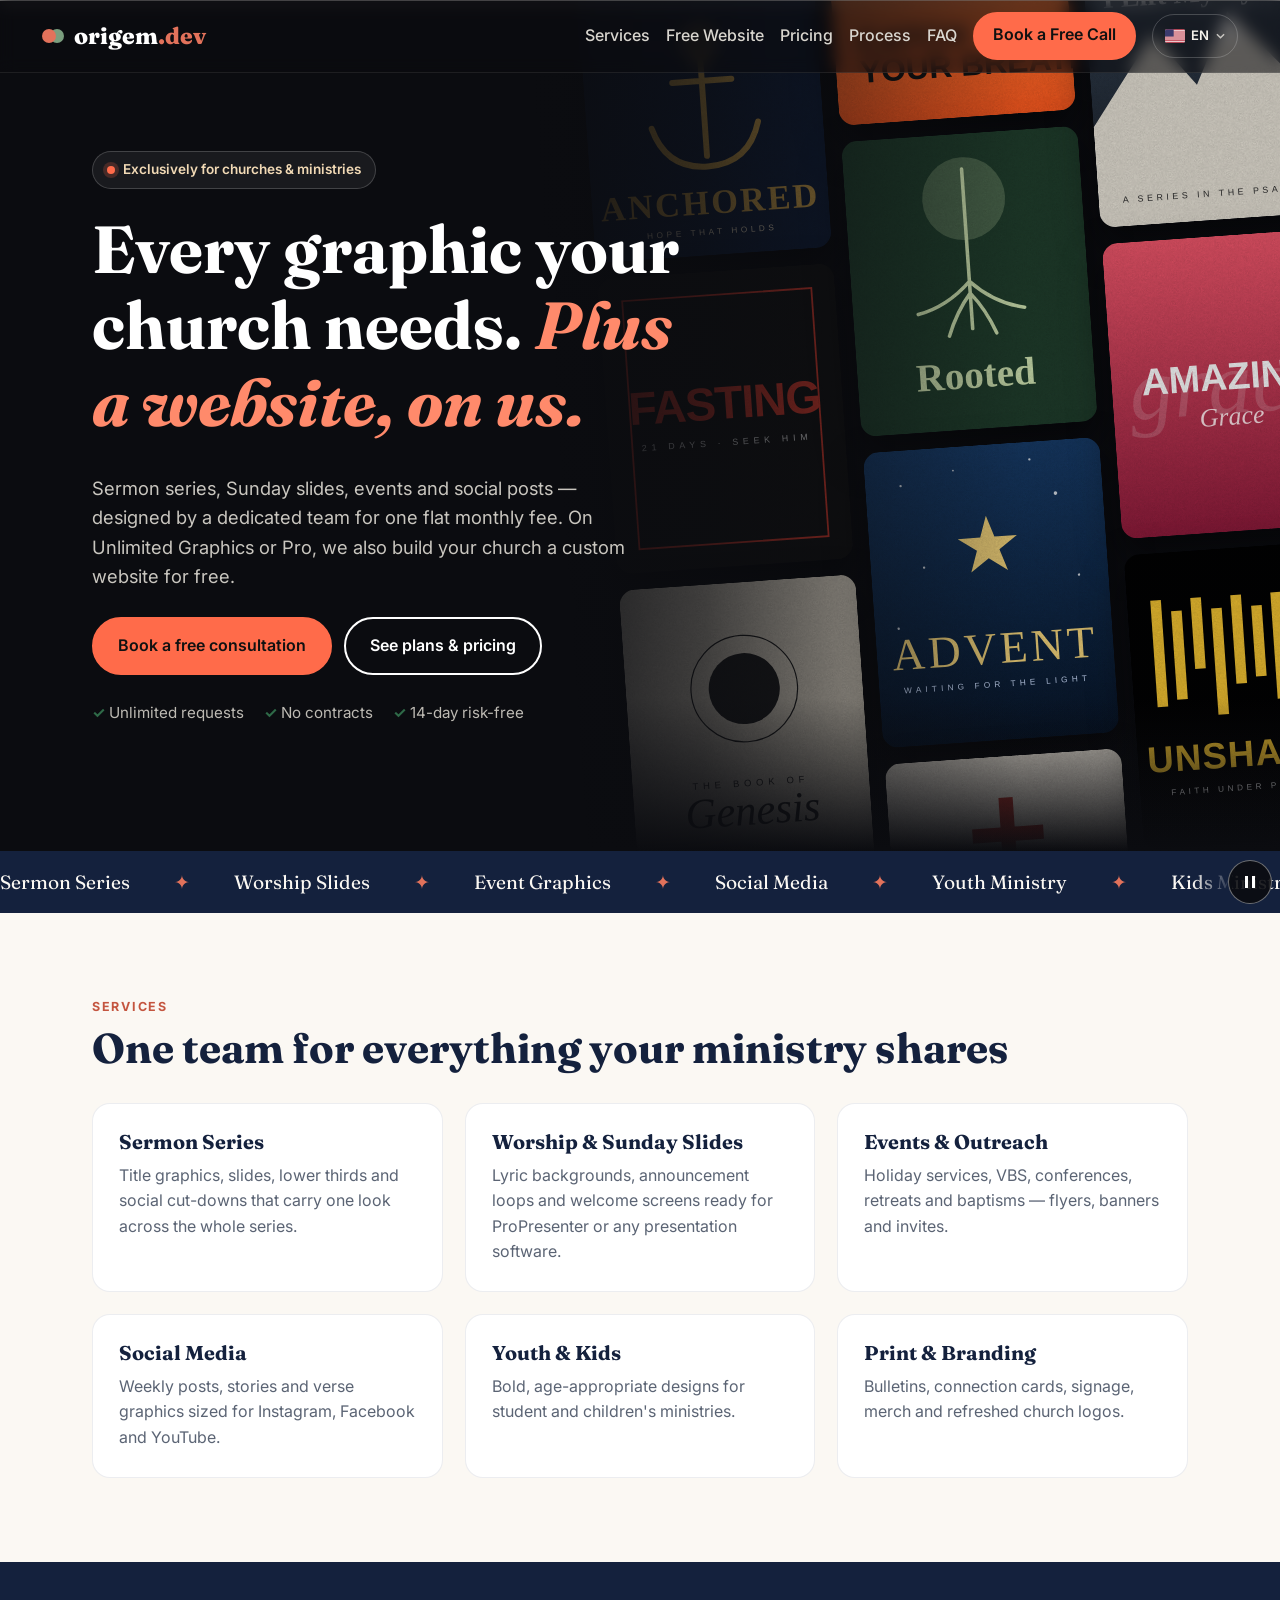
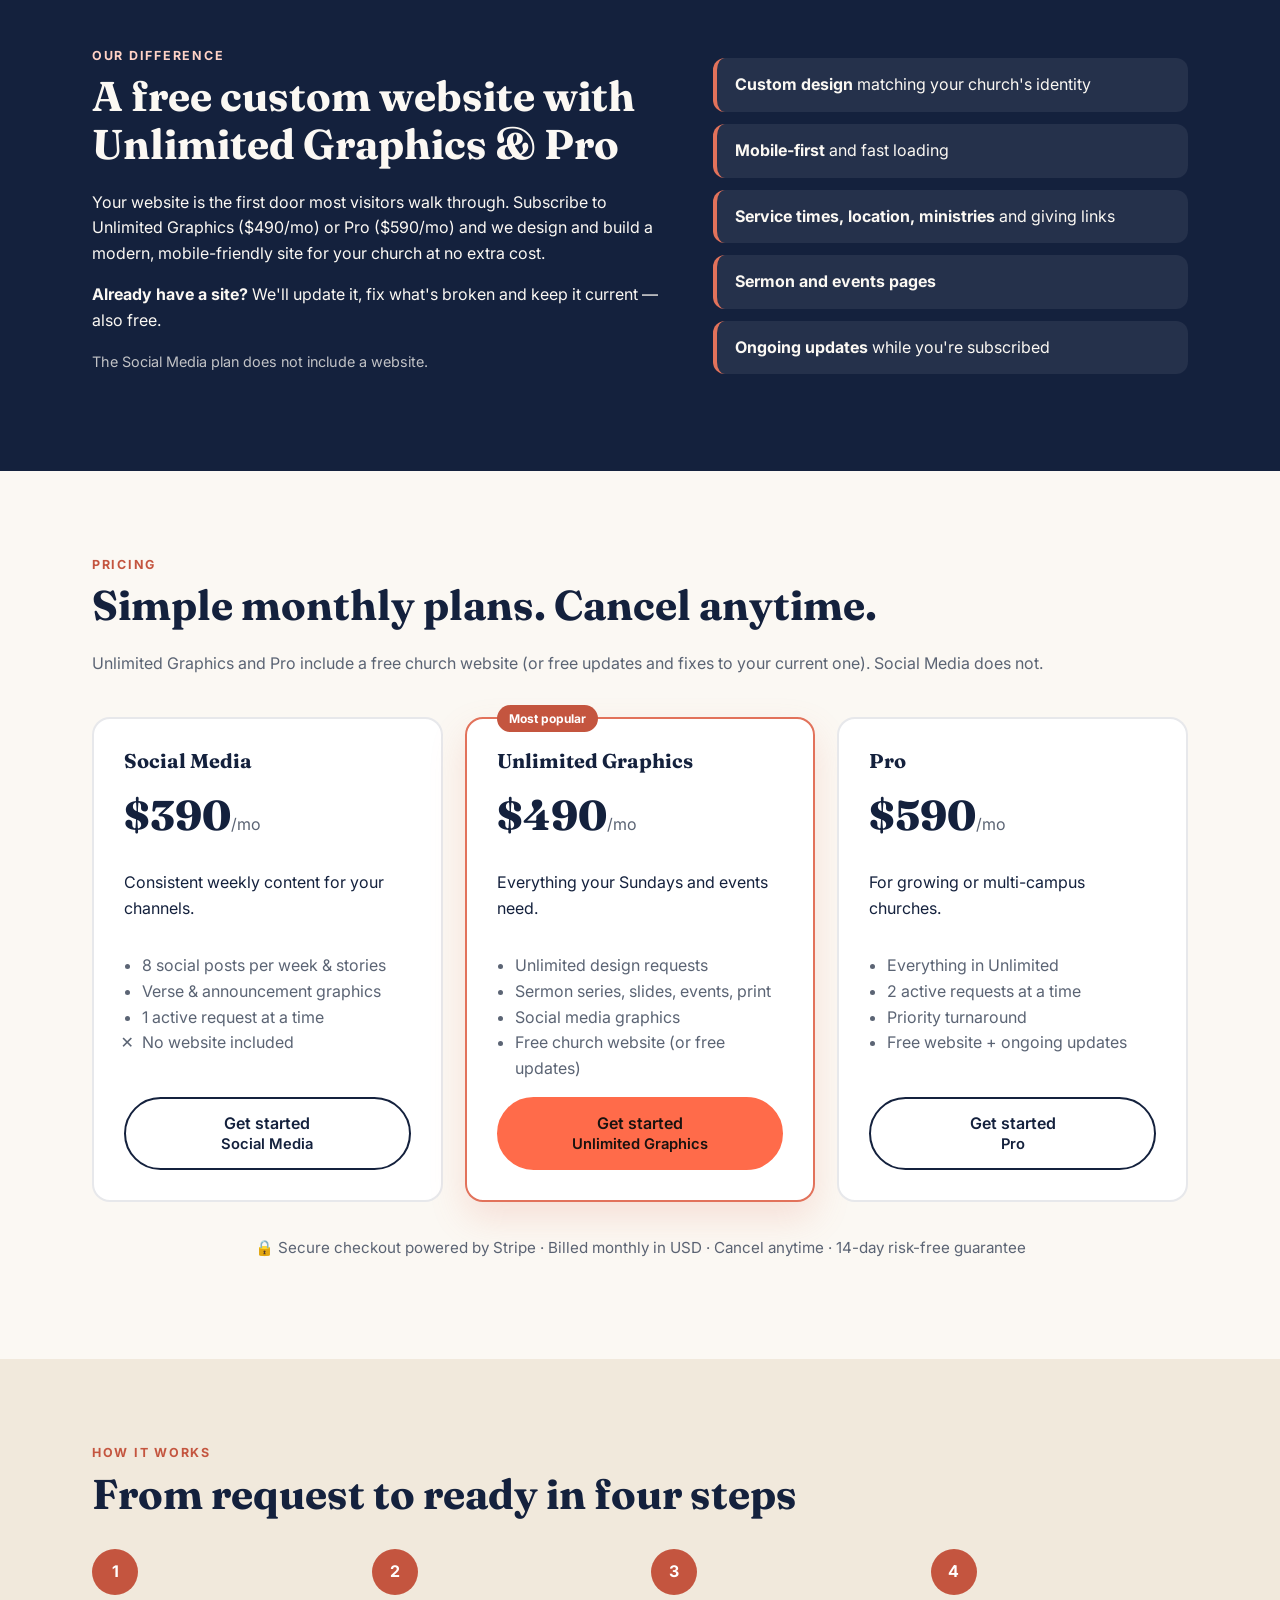
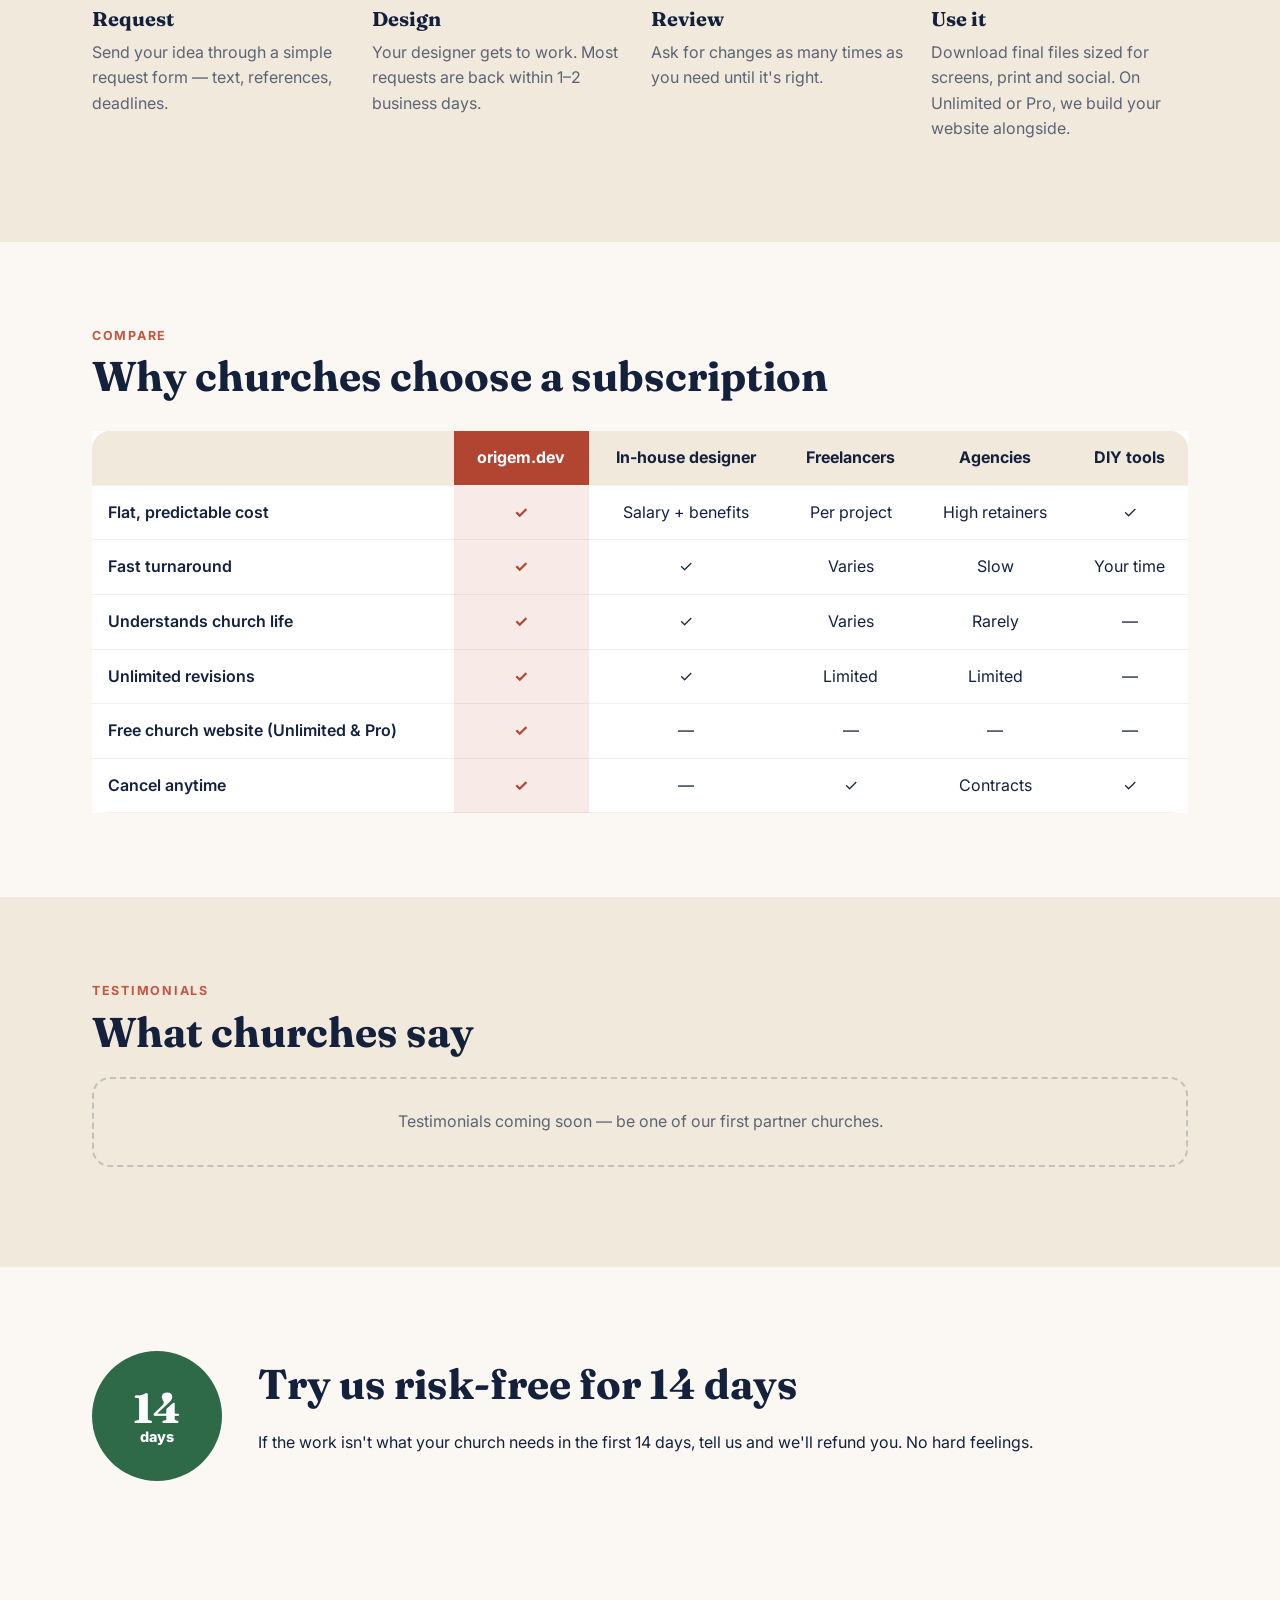
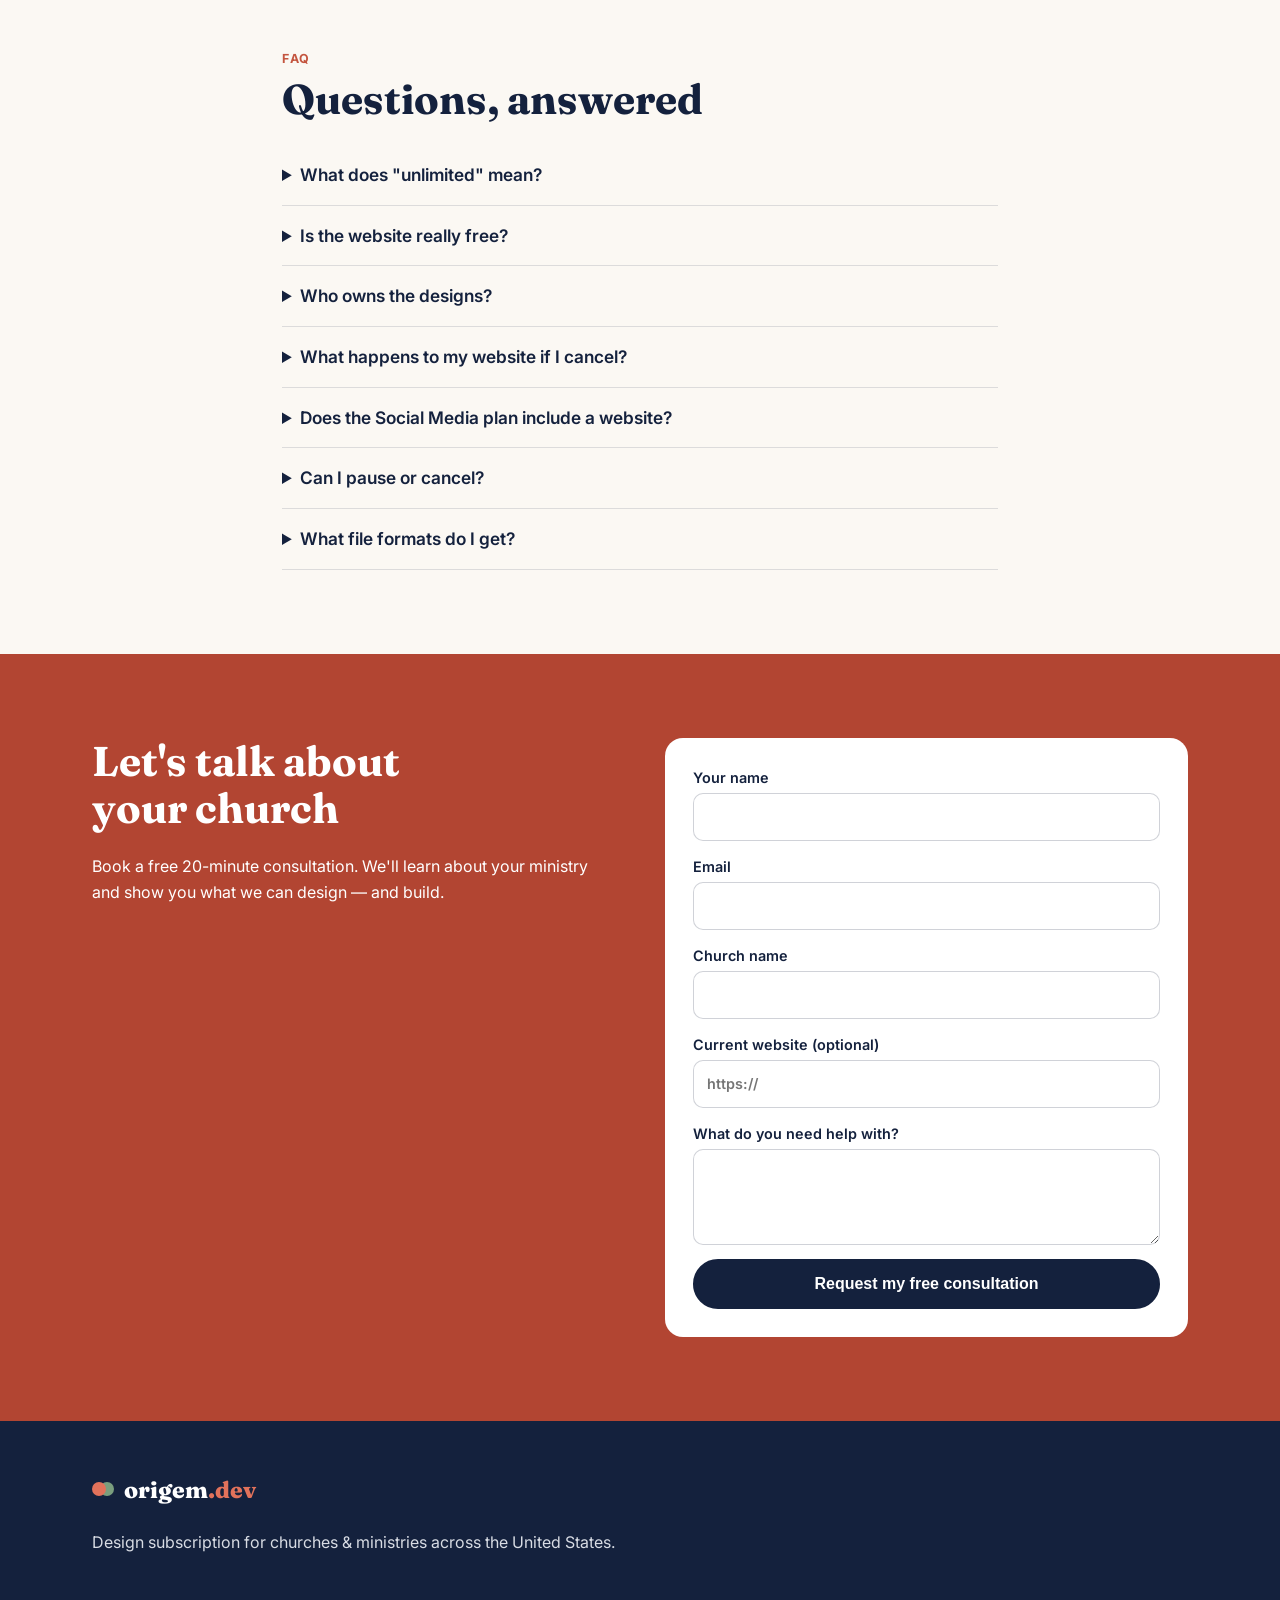
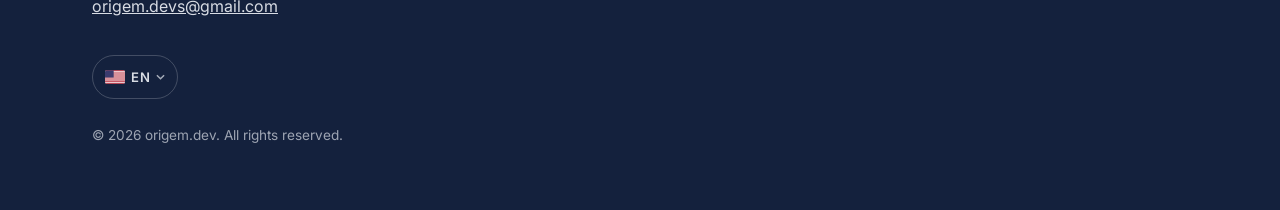
<file: index.html>
<!DOCTYPE html>
<html lang="en">
<head>
<!-- Stripe Payment Links live in script.js (STRIPE_LINKS). See STRIPE-SETUP.md. -->
<meta charset="UTF-8">
<meta name="viewport" content="width=device-width, initial-scale=1">
<title>origem.dev — Unlimited Design for Churches + a Free Church Website</title>
<meta name="description" content="Subscription graphic design for American churches and ministries. Unlimited requests, fast turnaround, and a free custom church website with every plan.">
<link rel="preconnect" href="https://fonts.googleapis.com"><link rel="preconnect" href="https://fonts.gstatic.com" crossorigin>
<link href="https://fonts.googleapis.com/css2?family=Fraunces:opsz,wght@9..144,600;9..144,800&family=Inter:wght@400;500;600;700&display=swap" rel="stylesheet">
<link rel="stylesheet" href="/styles.css?v=9023d59a">
<link rel="canonical" href="https://origem.dev/">
<link rel="alternate" hreflang="en" href="https://origem.dev/">
<link rel="alternate" hreflang="pt-PT" href="https://origem.dev/pt/">
<link rel="alternate" hreflang="fr" href="https://origem.dev/fr/">
<link rel="alternate" hreflang="es" href="https://origem.dev/es/">
<link rel="alternate" hreflang="x-default" href="https://origem.dev/">
<script src="/lang.js?v=214ee3d2"></script>
</head>
<body>
<a class="skip" href="#main">Skip to content</a>
<header class="nav" id="top">
  <div class="wrap nav-in">
    <!-- PLACEHOLDER: replace text logo with your logo image -->
    <a href="#" class="logo" aria-label="origem.dev home"><span class="dot"></span>origem<span>.dev</span></a>
    <button type="button" class="menu-btn" aria-expanded="false" aria-controls="menu" aria-label="Open menu" data-label-open="Open menu" data-label-close="Close menu"><span class="burger" aria-hidden="true"></span></button>
    <nav id="menu" aria-label="Main">
      <a href="#services">Services</a><a href="#website">Free Website</a><a href="#pricing">Pricing</a><a href="#process">Process</a><a href="#faq">FAQ</a>
      <a href="#contact" class="btn btn-sm">Book a Free Call</a>
      <div class="lang-sel"><button type="button" class="lang-btn" aria-haspopup="true" aria-expanded="false" aria-controls="lang-list-1" aria-label="Language: English (United States)" title="English (United States)"><svg class="flag" viewBox="0 0 30 20" width="20" height="14" aria-hidden="true"><rect width="30" height="20" fill="#fff"/><path d="M0 0h30v1.54H0zm0 3.08h30v1.54H0zm0 3.08h30v1.54H0zm0 3.08h30v1.54H0zm0 3.08h30v1.54H0zm0 3.08h30v1.54H0zm0 3.08h30V20H0z" fill="#b22234"/><rect width="13" height="10.77" fill="#3c3b6e"/></svg><span class="lc">EN</span><svg class="caret" viewBox="0 0 10 6" width="9" height="6" aria-hidden="true"><path d="M1 1l4 4 4-4" fill="none" stroke="currentColor" stroke-width="1.6"/></svg></button><ul class="lang-list" id="lang-list-1" hidden><li><a href="/" data-lang="en" hreflang="en" lang="en" aria-current="true" title="United States (English)" aria-label="United States (English)"><svg class="flag" viewBox="0 0 30 20" width="20" height="14" aria-hidden="true"><rect width="30" height="20" fill="#fff"/><path d="M0 0h30v1.54H0zm0 3.08h30v1.54H0zm0 3.08h30v1.54H0zm0 3.08h30v1.54H0zm0 3.08h30v1.54H0zm0 3.08h30v1.54H0zm0 3.08h30V20H0z" fill="#b22234"/><rect width="13" height="10.77" fill="#3c3b6e"/></svg><span class="lc">EN</span></a></li><li><a href="/pt/" data-lang="pt" hreflang="pt-PT" lang="pt-PT" title="Portugal (Português)" aria-label="Portugal (Português)"><svg class="flag" viewBox="0 0 30 20" width="20" height="14" aria-hidden="true"><rect width="30" height="20" fill="#f00"/><rect width="12" height="20" fill="#060"/><circle cx="12" cy="10" r="3.6" fill="#ff0"/><circle cx="12" cy="10" r="2.2" fill="#f00"/></svg><span class="lc">PT</span></a></li><li><a href="/fr/" data-lang="fr" hreflang="fr" lang="fr" title="France (Français)" aria-label="France (Français)"><svg class="flag" viewBox="0 0 30 20" width="20" height="14" aria-hidden="true"><rect width="30" height="20" fill="#ef4135"/><rect width="20" height="20" fill="#fff"/><rect width="10" height="20" fill="#0055a4"/></svg><span class="lc">FR</span></a></li><li><a href="/es/" data-lang="es" hreflang="es" lang="es" title="España (Español)" aria-label="España (Español)"><svg class="flag" viewBox="0 0 30 20" width="20" height="14" aria-hidden="true"><rect width="30" height="20" fill="#aa151b"/><rect y="5" width="30" height="10" fill="#f1bf00"/></svg><span class="lc">ES</span></a></li></ul></div>
    </nav>
  </div>
</header>

<main id="main">
<section class="hero">
  <!-- SAMPLE PLACEHOLDERS: these sermon-series posters (assets/*.svg) are original mock-ups; replace with real church work later. -->
  <div class="poster-grid" aria-hidden="true"><div class="pcol pcol0"><img src="/assets/anchored.svg" alt="" width="400" height="500"><img src="/assets/fasting.svg" alt="" width="400" height="500"><img src="/assets/genesis.svg" alt="" width="400" height="500"><img src="/assets/kingdom.svg" alt="" width="400" height="500"><img src="/assets/anchored.svg" alt="" width="400" height="500"><img src="/assets/fasting.svg" alt="" width="400" height="500"><img src="/assets/genesis.svg" alt="" width="400" height="500"><img src="/assets/kingdom.svg" alt="" width="400" height="500"></div><div class="pcol pcol1"><img src="/assets/breath.svg" alt="" width="400" height="500"><img src="/assets/rooted.svg" alt="" width="400" height="500"><img src="/assets/advent.svg" alt="" width="400" height="500"><img src="/assets/risen.svg" alt="" width="400" height="500"><img src="/assets/breath.svg" alt="" width="400" height="500"><img src="/assets/rooted.svg" alt="" width="400" height="500"><img src="/assets/advent.svg" alt="" width="400" height="500"><img src="/assets/risen.svg" alt="" width="400" height="500"></div><div class="pcol pcol2"><img src="/assets/mountain.svg" alt="" width="400" height="500"><img src="/assets/grace.svg" alt="" width="400" height="500"><img src="/assets/unshaken.svg" alt="" width="400" height="500"><img src="/assets/light.svg" alt="" width="400" height="500"><img src="/assets/mountain.svg" alt="" width="400" height="500"><img src="/assets/grace.svg" alt="" width="400" height="500"><img src="/assets/unshaken.svg" alt="" width="400" height="500"><img src="/assets/light.svg" alt="" width="400" height="500"></div></div>
  <div class="hero-shade" aria-hidden="true"></div>
  <div class="wrap hero-in">
    <div class="hero-copy">
      <p class="pill"><span></span>Exclusively for churches &amp; ministries</p>
      <h1>Every graphic your church needs. <em>Plus a website, on us.</em></h1>
      <p class="lead">Sermon series, Sunday slides, events and social posts — designed by a dedicated team for one flat monthly fee. On Unlimited Graphics or Pro, we also build your church a custom website for free.</p>
      <div class="cta-row"><a href="#contact" class="btn">Book a free consultation</a><a href="#pricing" class="btn btn-ghost">See plans &amp; pricing</a></div>
      <ul class="checks"><li>Unlimited requests</li><li>No contracts</li><li>14-day risk-free</li></ul>
    </div>
  </div>
</section>

<section class="marquee" aria-label="What we design">
  <div class="track">
    <span>Sermon Series</span><span>Worship Slides</span><span>Event Graphics</span><span>Social Media</span><span>Youth Ministry</span><span>Kids Ministry</span><span>Bulletins</span><span>Banners &amp; Signage</span><span>Logos &amp; Branding</span><span>Church Websites</span>
    <span aria-hidden="true">Sermon Series</span><span aria-hidden="true">Worship Slides</span><span aria-hidden="true">Event Graphics</span><span aria-hidden="true">Social Media</span><span aria-hidden="true">Youth Ministry</span><span aria-hidden="true">Kids Ministry</span><span aria-hidden="true">Bulletins</span><span aria-hidden="true">Banners &amp; Signage</span><span aria-hidden="true">Logos &amp; Branding</span><span aria-hidden="true">Church Websites</span>
  </div>
  <button type="button" class="mq-pause" aria-pressed="false" data-pause="Pause scrolling list" data-play="Resume scrolling list" aria-label="Pause scrolling list"><span class="mq-ico" aria-hidden="true"></span></button>
</section>

<section id="services" class="sec">
  <div class="wrap">
    <p class="eyebrow">Services</p>
    <h2>One team for everything your ministry shares</h2>
    <div class="grid g3">
      <article class="tile"><h3>Sermon Series</h3><p>Title graphics, slides, lower thirds and social cut-downs that carry one look across the whole series.</p></article>
      <article class="tile"><h3>Worship &amp; Sunday Slides</h3><p>Lyric backgrounds, announcement loops and welcome screens ready for ProPresenter or any presentation software.</p></article>
      <article class="tile"><h3>Events &amp; Outreach</h3><p>Holiday services, VBS, conferences, retreats and baptisms — flyers, banners and invites.</p></article>
      <article class="tile"><h3>Social Media</h3><p>Weekly posts, stories and verse graphics sized for Instagram, Facebook and YouTube.</p></article>
      <article class="tile"><h3>Youth &amp; Kids</h3><p>Bold, age-appropriate designs for student and children's ministries.</p></article>
      <article class="tile"><h3>Print &amp; Branding</h3><p>Bulletins, connection cards, signage, merch and refreshed church logos.</p></article>
    </div>
  </div>
</section>

<section id="website" class="sec feature">
  <div class="wrap feature-in">
    <div>
      <p class="eyebrow light">Our difference</p>
      <h2>A free custom website with Unlimited Graphics &amp; Pro</h2>
      <p>Your website is the first door most visitors walk through. Subscribe to Unlimited Graphics ($490/mo) or Pro ($590/mo) and we design and build a modern, mobile-friendly site for your church at no extra cost.</p>
      <p><strong>Already have a site?</strong> We'll update it, fix what's broken and keep it current — also free.</p>
      <p class="small-note">The Social Media plan does not include a website.</p>
    </div>
    <ul class="feature-list">
      <li><b>Custom design</b> matching your church's identity</li>
      <li><b>Mobile-first</b> and fast loading</li>
      <li><b>Service times, location, ministries</b> and giving links</li>
      <li><b>Sermon and events pages</b></li>
      <li><b>Ongoing updates</b> while you're subscribed</li>
    </ul>
  </div>
</section>

<section id="pricing" class="sec">
  <div class="wrap">
    <p class="eyebrow">Pricing</p>
    <h2>Simple monthly plans. Cancel anytime.</h2>
    <p class="sub">Unlimited Graphics and Pro include a free church website (or free updates and fixes to your current one). Social Media does not.</p>
    <!-- PLACEHOLDER PRICES: edit the plan names, prices and features below before launch -->
    <div class="grid g3 plans">
      <article class="plan">
        <h3>Social Media</h3>
        <p class="price"><span class="amt">$390</span>/mo</p><!-- PLACEHOLDER price -->
        <p>Consistent weekly content for your channels.</p>
        <ul><li>8 social posts per week &amp; stories</li><li>Verse &amp; announcement graphics</li><li>1 active request at a time</li><li class="no">No website included</li></ul>
        <a href="#contact" data-plan="social" class="btn btn-ghost"><span class="btn-label">Get started</span><span class="btn-plan">Social Media</span></a>
      </article>
      <article class="plan popular">
        <span class="badge">Most popular</span>
        <h3>Unlimited Graphics</h3>
        <p class="price"><span class="amt">$490</span>/mo</p><!-- PLACEHOLDER price -->
        <p>Everything your Sundays and events need.</p>
        <ul><li>Unlimited design requests</li><li>Sermon series, slides, events, print</li><li>Social media graphics</li><li>Free church website (or free updates)</li></ul>
        <a href="#contact" data-plan="unlimited" class="btn"><span class="btn-label">Get started</span><span class="btn-plan">Unlimited Graphics</span></a>
      </article>
      <article class="plan">
        <h3>Pro</h3>
        <p class="price"><span class="amt">$590</span>/mo</p><!-- PLACEHOLDER price -->
        <p>For growing or multi-campus churches.</p>
        <ul><li>Everything in Unlimited</li><li>2 active requests at a time</li><li>Priority turnaround</li><li>Free website + ongoing updates</li></ul>
        <a href="#contact" data-plan="pro" class="btn btn-ghost"><span class="btn-label">Get started</span><span class="btn-plan">Pro</span></a>
      </article>
    </div>
    <p class="secure">🔒 Secure checkout powered by Stripe · Billed monthly in USD · Cancel anytime · 14-day risk-free guarantee</p>
  </div>
</section>

<section id="process" class="sec alt">
  <div class="wrap">
    <p class="eyebrow">How it works</p>
    <h2>From request to ready in four steps</h2>
    <ol class="steps">
      <li><span>1</span><h3>Request</h3><p>Send your idea through a simple request form — text, references, deadlines.</p></li>
      <li><span>2</span><h3>Design</h3><p>Your designer gets to work. Most requests are back within 1–2 business days.</p></li><!-- PLACEHOLDER: confirm turnaround -->
      <li><span>3</span><h3>Review</h3><p>Ask for changes as many times as you need until it's right.</p></li>
      <li><span>4</span><h3>Use it</h3><p>Download final files sized for screens, print and social. On Unlimited or Pro, we build your website alongside.</p></li>
    </ol>
  </div>
</section>

<section class="sec">
  <div class="wrap">
    <p class="eyebrow">Compare</p>
    <h2>Why churches choose a subscription</h2>
    <div class="table-wrap">
    <table>
      <caption class="sr">Comparison of origem.dev with other options</caption>
      <thead><tr><th scope="col"><span class="sr">Feature</span></th><th scope="col" class="us">origem.dev</th><th scope="col">In-house designer</th><th scope="col">Freelancers</th><th scope="col">Agencies</th><th scope="col">DIY tools</th></tr></thead>
      <tbody>
        <tr><th scope="row">Flat, predictable cost</th><td class="us"><span aria-hidden="true">✓</span><span class="sr">Included</span></td><td>Salary + benefits</td><td>Per project</td><td>High retainers</td><td><span aria-hidden="true">✓</span><span class="sr">Included</span></td></tr>
        <tr><th scope="row">Fast turnaround</th><td class="us"><span aria-hidden="true">✓</span><span class="sr">Included</span></td><td><span aria-hidden="true">✓</span><span class="sr">Included</span></td><td>Varies</td><td>Slow</td><td>Your time</td></tr>
        <tr><th scope="row">Understands church life</th><td class="us"><span aria-hidden="true">✓</span><span class="sr">Included</span></td><td><span aria-hidden="true">✓</span><span class="sr">Included</span></td><td>Varies</td><td>Rarely</td><td><span aria-hidden="true">—</span><span class="sr">Not included</span></td></tr>
        <tr><th scope="row">Unlimited revisions</th><td class="us"><span aria-hidden="true">✓</span><span class="sr">Included</span></td><td><span aria-hidden="true">✓</span><span class="sr">Included</span></td><td>Limited</td><td>Limited</td><td><span aria-hidden="true">—</span><span class="sr">Not included</span></td></tr>
        <tr><th scope="row">Free church website (Unlimited &amp; Pro)</th><td class="us"><span aria-hidden="true">✓</span><span class="sr">Included</span></td><td><span aria-hidden="true">—</span><span class="sr">Not included</span></td><td><span aria-hidden="true">—</span><span class="sr">Not included</span></td><td><span aria-hidden="true">—</span><span class="sr">Not included</span></td><td><span aria-hidden="true">—</span><span class="sr">Not included</span></td></tr>
        <tr><th scope="row">Cancel anytime</th><td class="us"><span aria-hidden="true">✓</span><span class="sr">Included</span></td><td><span aria-hidden="true">—</span><span class="sr">Not included</span></td><td><span aria-hidden="true">✓</span><span class="sr">Included</span></td><td>Contracts</td><td><span aria-hidden="true">✓</span><span class="sr">Included</span></td></tr>
      </tbody>
    </table>
    </div>
  </div>
</section>

<section class="sec alt">
  <div class="wrap">
    <p class="eyebrow">Testimonials</p>
    <h2>What churches say</h2>
    <!-- PLACEHOLDER: add real testimonials from real clients only -->
    <p class="placeholder">Testimonials coming soon — be one of our first partner churches.</p>
  </div>
</section>

<section class="sec guarantee">
  <div class="wrap g-in">
    <div class="seal" aria-hidden="true">14<small>days</small></div>
    <div>
      <h2>Try us risk-free for 14 days</h2>
      <p>If the work isn't what your church needs in the first 14 days, tell us and we'll refund you. No hard feelings.</p><!-- PLACEHOLDER: confirm refund policy terms -->
    </div>
  </div>
</section>

<section id="faq" class="sec">
  <div class="wrap narrow">
    <p class="eyebrow">FAQ</p>
    <h2>Questions, answered</h2>
    <details><summary>What does "unlimited" mean?</summary><p>Submit as many requests as you like. We work through them in order, one (or more, depending on your plan) at a time.</p></details>
    <details><summary>Is the website really free?</summary><p>Yes, on the Unlimited Graphics ($490/mo) and Pro ($590/mo) plans. Those churches get a custom website designed and built at no extra charge. If you already have one, we update and fix it instead.</p></details>
    <details><summary>Who owns the designs?</summary><p>You do. All final files are yours to use however your ministry needs.</p></details>
    <details><summary>What happens to my website if I cancel?</summary><p>We'll talk through options with you — including handing the site over so you keep it.</p></details><!-- PLACEHOLDER: confirm policy -->
    <details><summary>Does the Social Media plan include a website?</summary><p>No. The free website (or free updates to your existing site) comes with Unlimited Graphics and Pro. You can upgrade anytime.</p></details>
    <details><summary>Can I pause or cancel?</summary><p>Yes. There are no long-term contracts.</p></details>
    <details><summary>What file formats do I get?</summary><p>PNG, JPG, PDF and source files on request, sized for screens, print and social.</p></details>
  </div>
</section>

<section id="contact" class="sec cta">
  <div class="wrap cta-in">
    <div>
      <h2>Let's talk about your church</h2>
      <p>Book a free 20-minute consultation. We'll learn about your ministry and show you what we can design — and build.</p>
    </div>
    <!-- PLACEHOLDER: replace mailto with your real form endpoint (Formspree, Netlify Forms, etc.) and email -->
    <form class="form" action="mailto:origem.devs@gmail.com" method="post" enctype="text/plain">
      <label>Your name<input name="name" required autocomplete="name"></label>
      <label>Email<input type="email" name="email" required autocomplete="email"></label>
      <label>Church name<input name="church" required></label>
      <label>Current website (optional)<input type="url" name="website" placeholder="https://"></label>
      <label>What do you need help with?<textarea name="message" rows="3"></textarea></label>
      <button class="btn" type="submit">Request my free consultation</button>
    </form>
  </div>
</section>
</main>

<footer class="foot">
  <div class="wrap foot-in">
    <a href="#" class="logo"><span class="dot"></span>origem<span>.dev</span></a>
    <p>Design subscription for churches &amp; ministries across the United States.</p>
    <p><a href="mailto:origem.devs@gmail.com">origem.devs@gmail.com</a></p><!-- PLACEHOLDER email -->
    <div class="lang-sel"><button type="button" class="lang-btn" aria-haspopup="true" aria-expanded="false" aria-controls="lang-list-2" aria-label="Language: English (United States)" title="English (United States)"><svg class="flag" viewBox="0 0 30 20" width="20" height="14" aria-hidden="true"><rect width="30" height="20" fill="#fff"/><path d="M0 0h30v1.54H0zm0 3.08h30v1.54H0zm0 3.08h30v1.54H0zm0 3.08h30v1.54H0zm0 3.08h30v1.54H0zm0 3.08h30v1.54H0zm0 3.08h30V20H0z" fill="#b22234"/><rect width="13" height="10.77" fill="#3c3b6e"/></svg><span class="lc">EN</span><svg class="caret" viewBox="0 0 10 6" width="9" height="6" aria-hidden="true"><path d="M1 1l4 4 4-4" fill="none" stroke="currentColor" stroke-width="1.6"/></svg></button><ul class="lang-list" id="lang-list-2" hidden><li><a href="/" data-lang="en" hreflang="en" lang="en" aria-current="true" title="United States (English)" aria-label="United States (English)"><svg class="flag" viewBox="0 0 30 20" width="20" height="14" aria-hidden="true"><rect width="30" height="20" fill="#fff"/><path d="M0 0h30v1.54H0zm0 3.08h30v1.54H0zm0 3.08h30v1.54H0zm0 3.08h30v1.54H0zm0 3.08h30v1.54H0zm0 3.08h30v1.54H0zm0 3.08h30V20H0z" fill="#b22234"/><rect width="13" height="10.77" fill="#3c3b6e"/></svg><span class="lc">EN</span></a></li><li><a href="/pt/" data-lang="pt" hreflang="pt-PT" lang="pt-PT" title="Portugal (Português)" aria-label="Portugal (Português)"><svg class="flag" viewBox="0 0 30 20" width="20" height="14" aria-hidden="true"><rect width="30" height="20" fill="#f00"/><rect width="12" height="20" fill="#060"/><circle cx="12" cy="10" r="3.6" fill="#ff0"/><circle cx="12" cy="10" r="2.2" fill="#f00"/></svg><span class="lc">PT</span></a></li><li><a href="/fr/" data-lang="fr" hreflang="fr" lang="fr" title="France (Français)" aria-label="France (Français)"><svg class="flag" viewBox="0 0 30 20" width="20" height="14" aria-hidden="true"><rect width="30" height="20" fill="#ef4135"/><rect width="20" height="20" fill="#fff"/><rect width="10" height="20" fill="#0055a4"/></svg><span class="lc">FR</span></a></li><li><a href="/es/" data-lang="es" hreflang="es" lang="es" title="España (Español)" aria-label="España (Español)"><svg class="flag" viewBox="0 0 30 20" width="20" height="14" aria-hidden="true"><rect width="30" height="20" fill="#aa151b"/><rect y="5" width="30" height="10" fill="#f1bf00"/></svg><span class="lc">ES</span></a></li></ul></div>
    <p class="small">© <span id="yr">2026</span> origem.dev. All rights reserved.</p>
  </div>
</footer>
<script src="/script.js?v=15600176"></script>
</body>
</html>
</file>
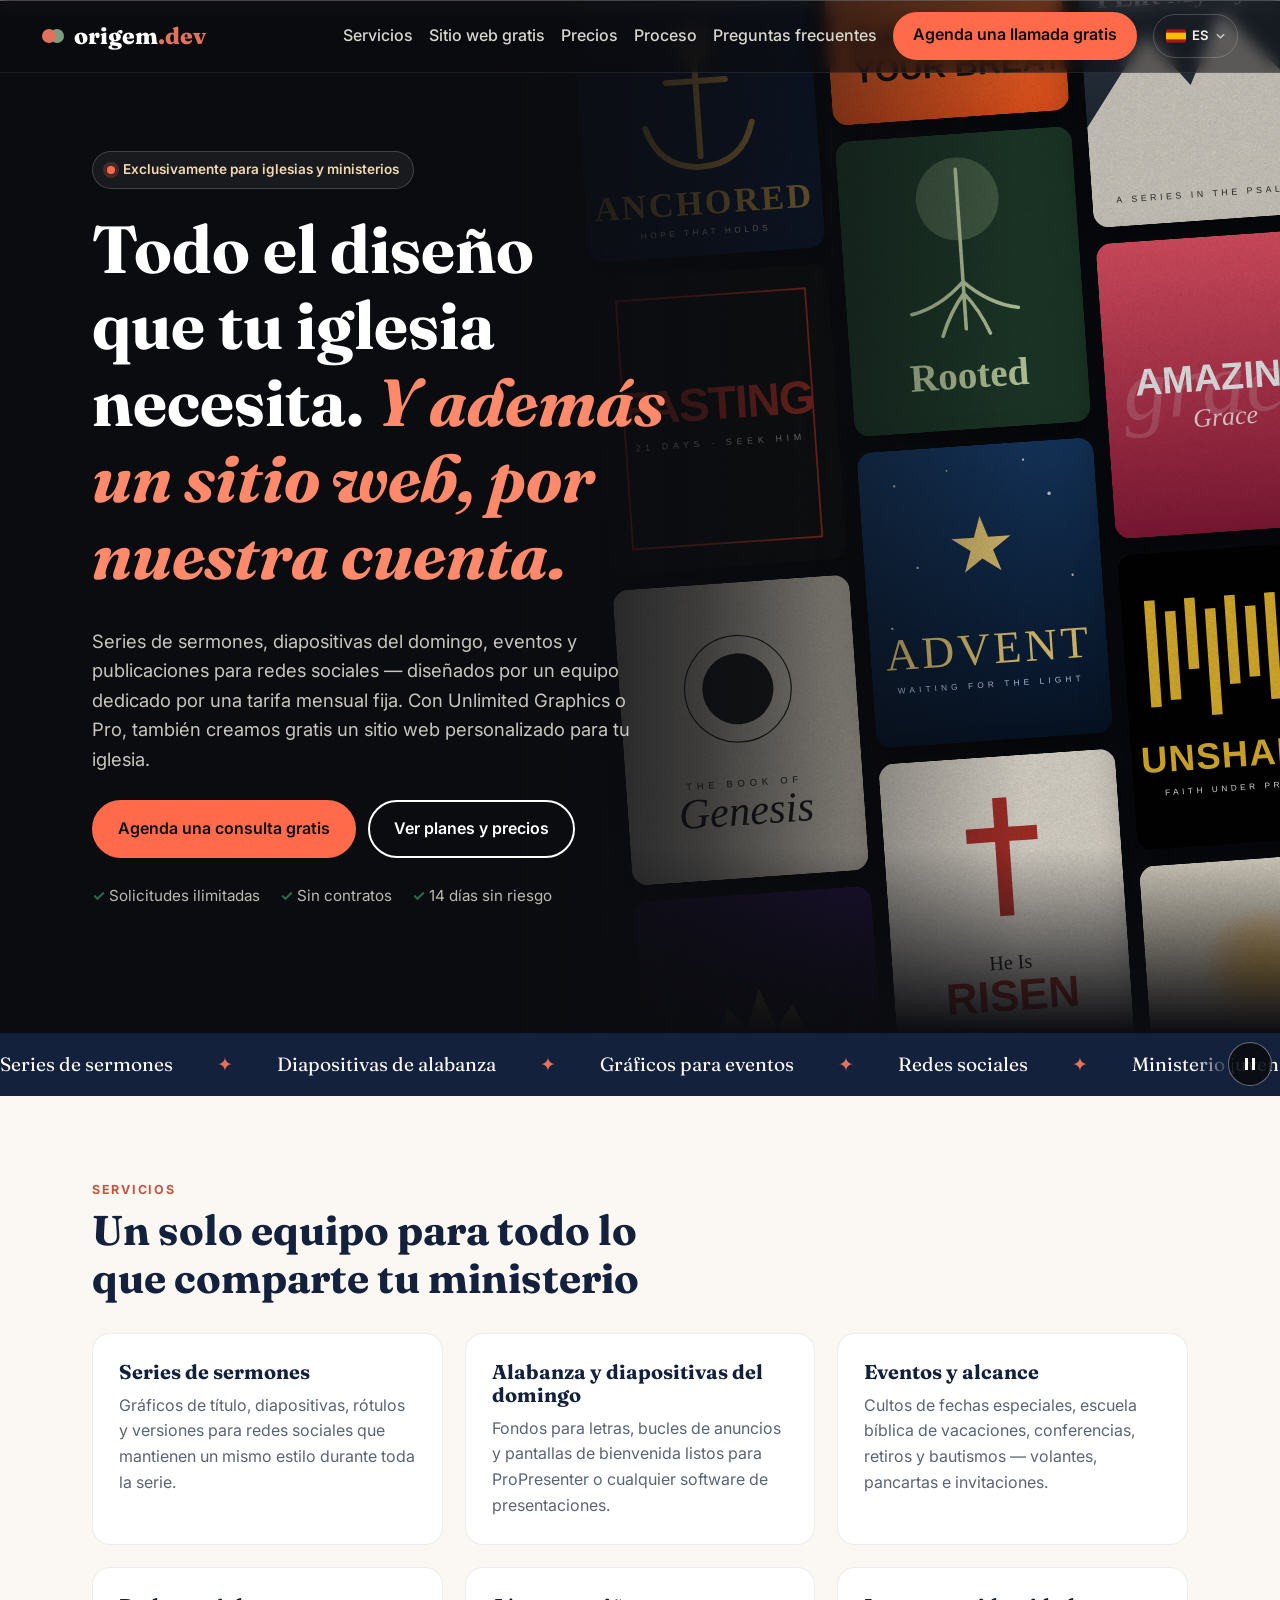
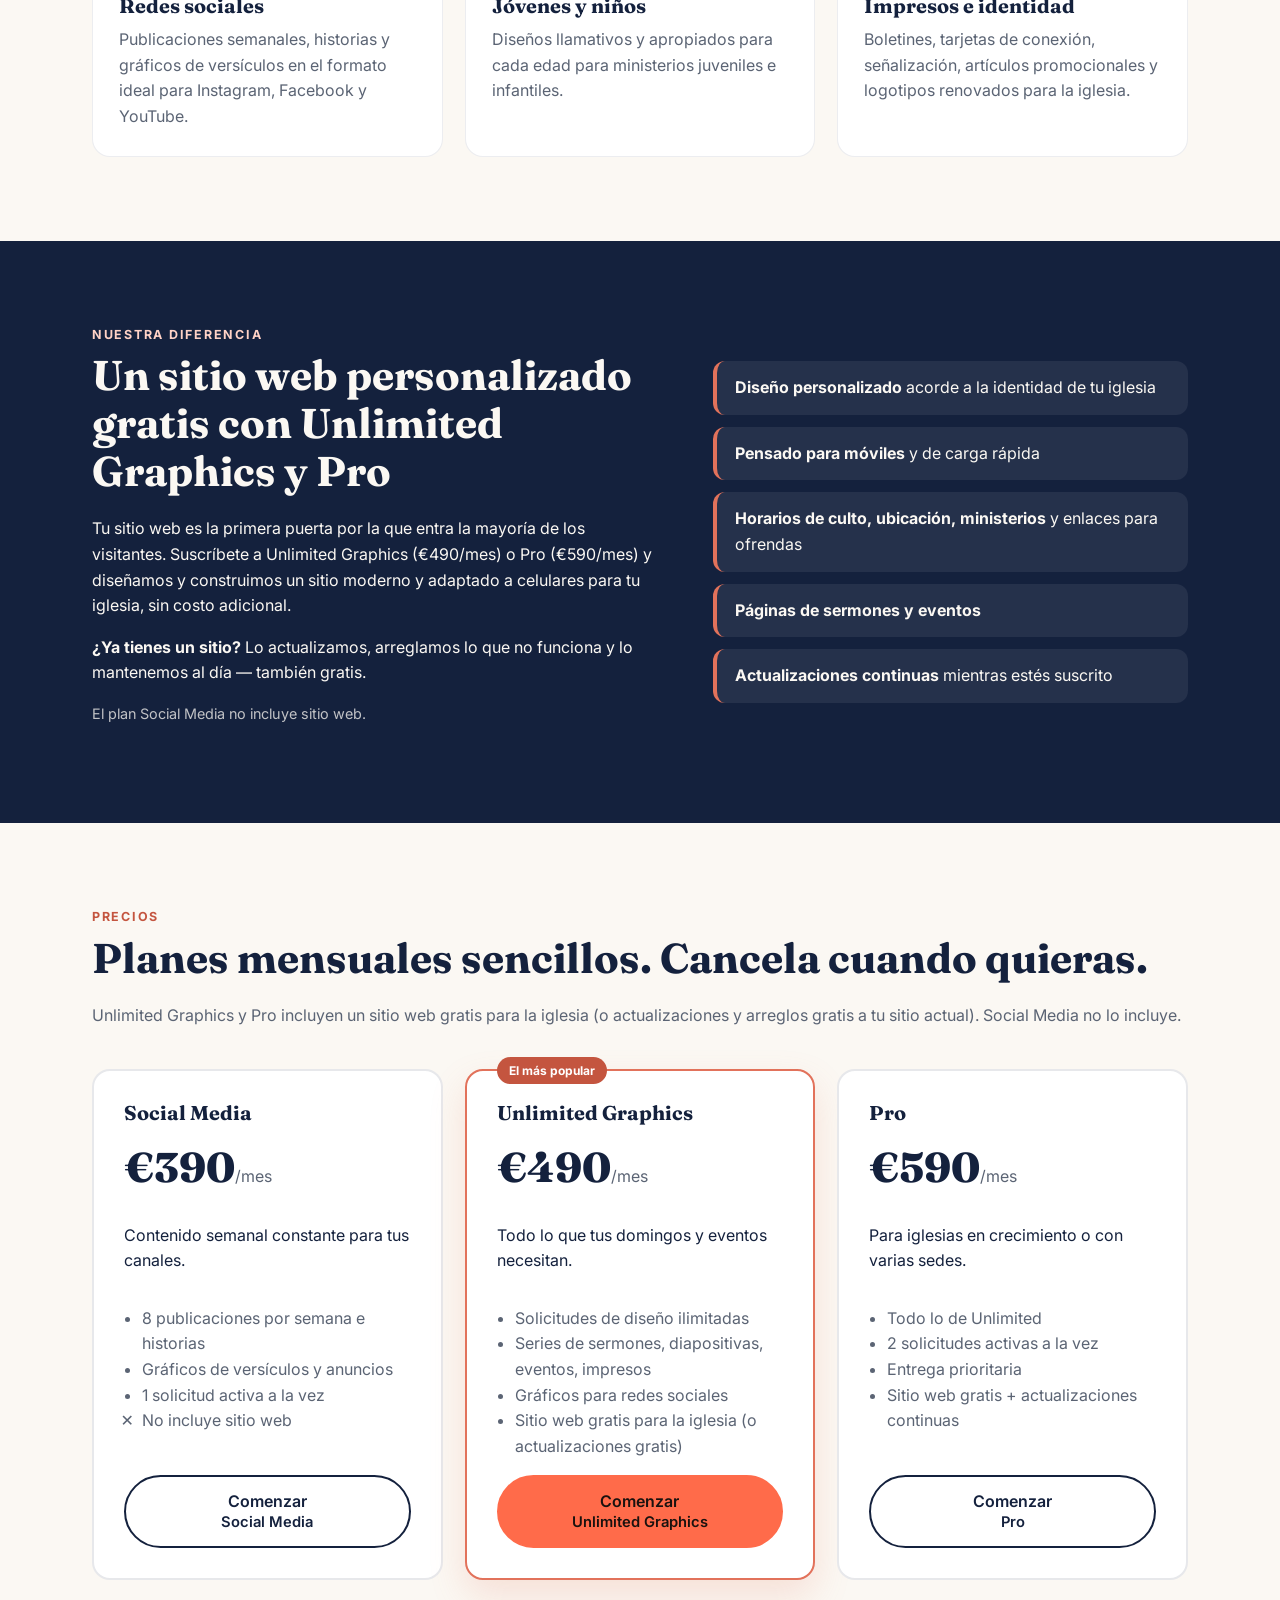
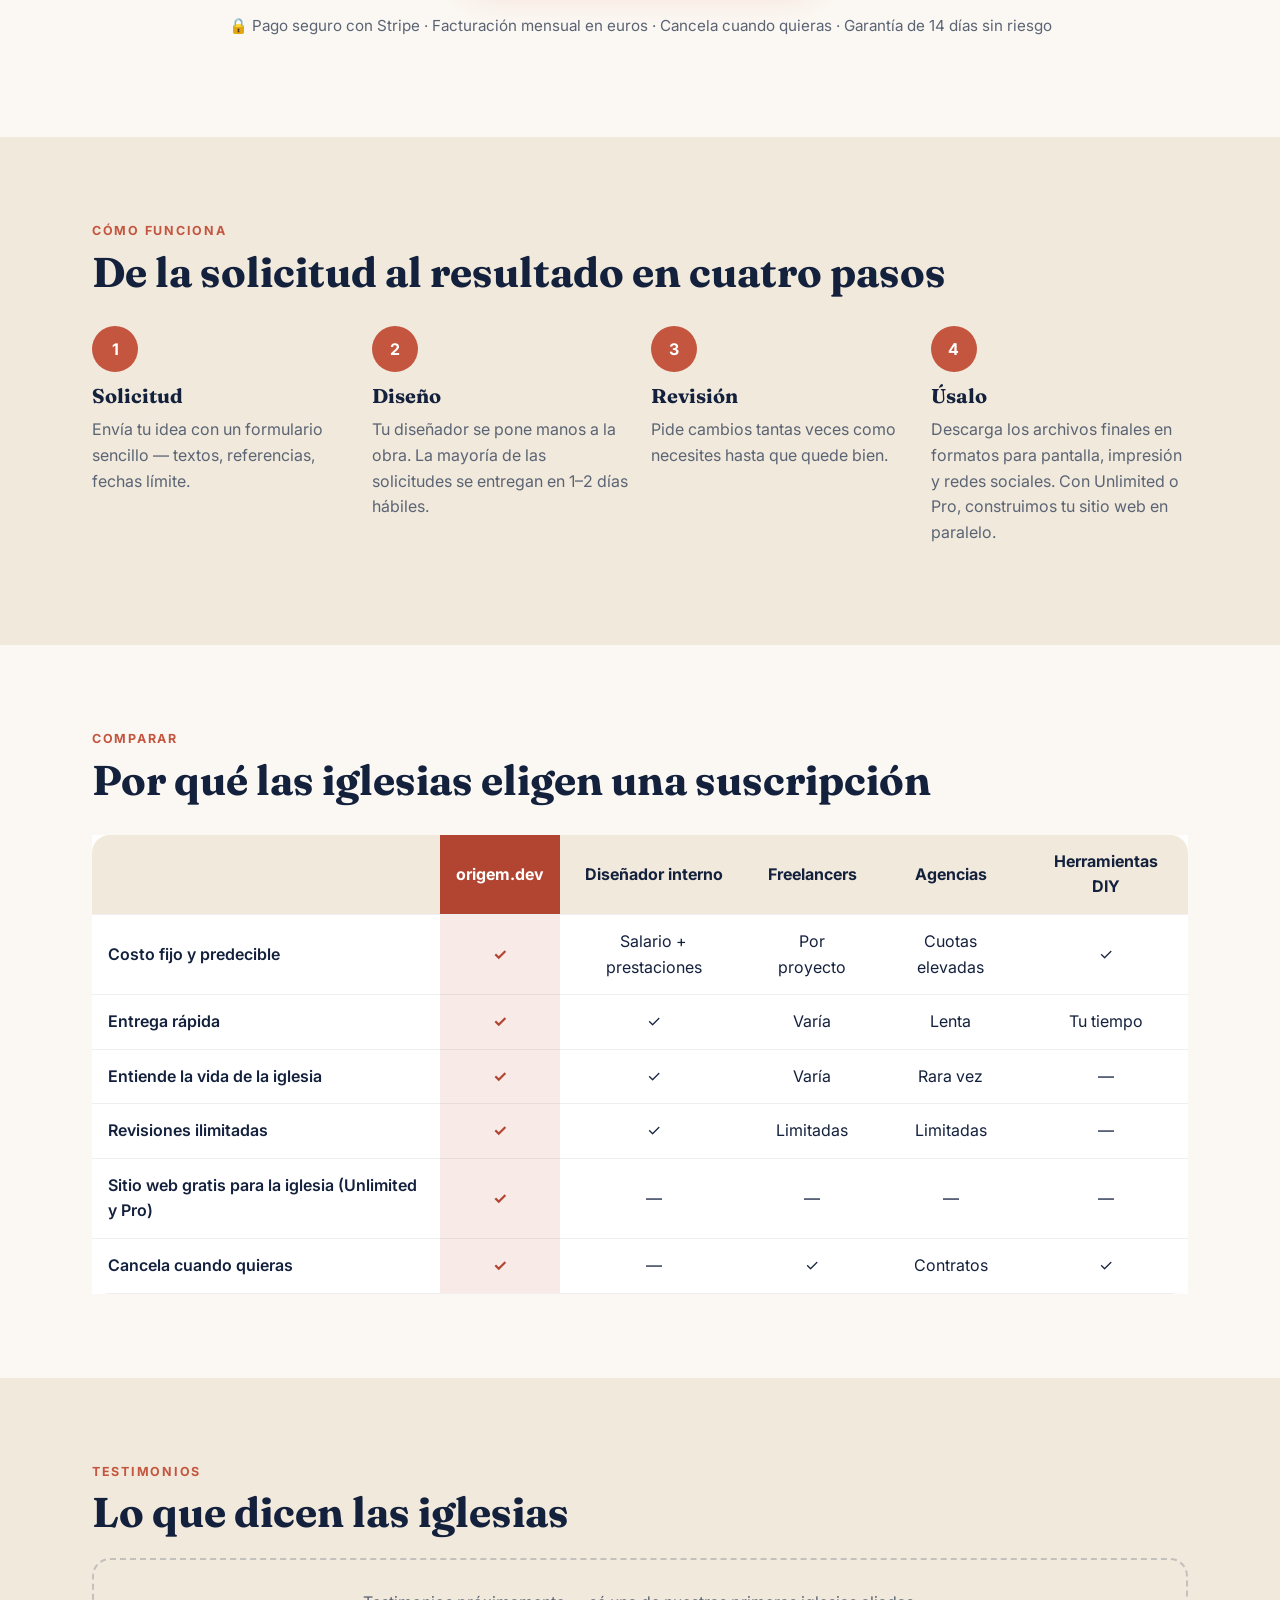
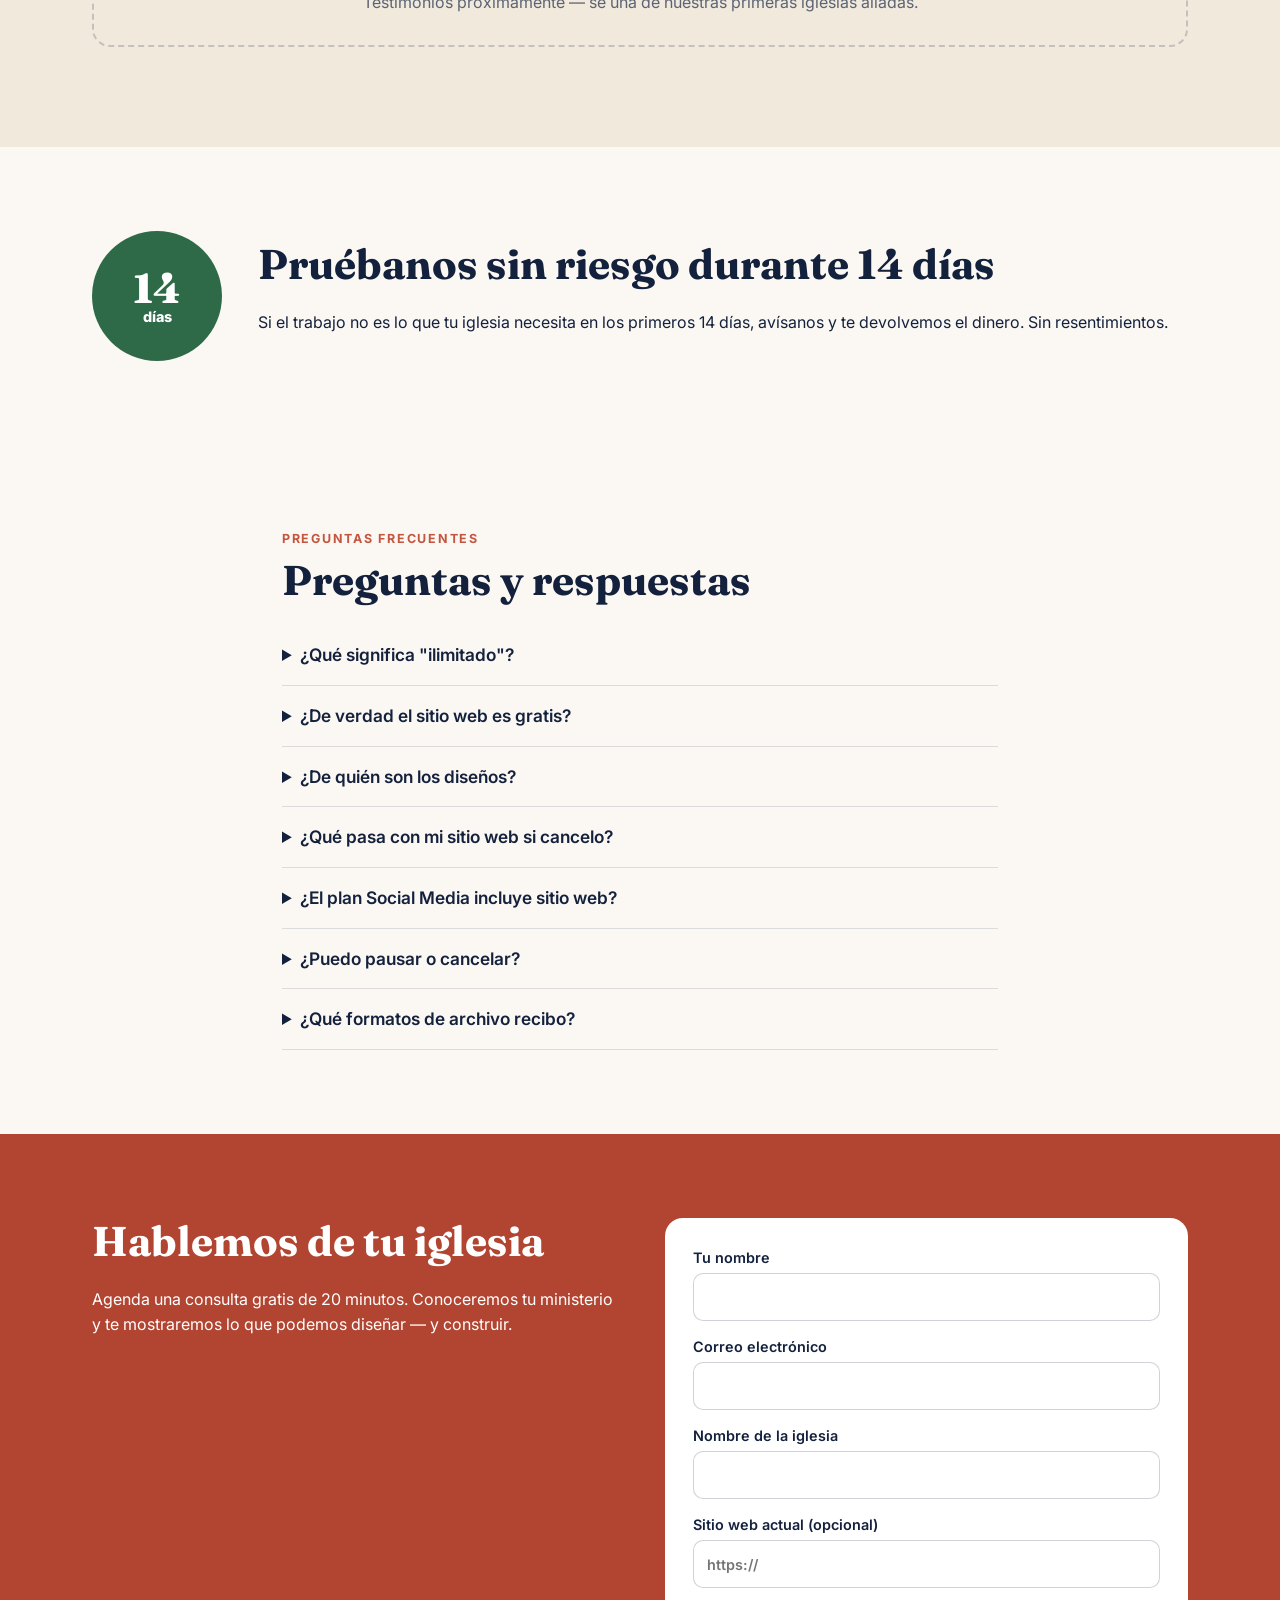
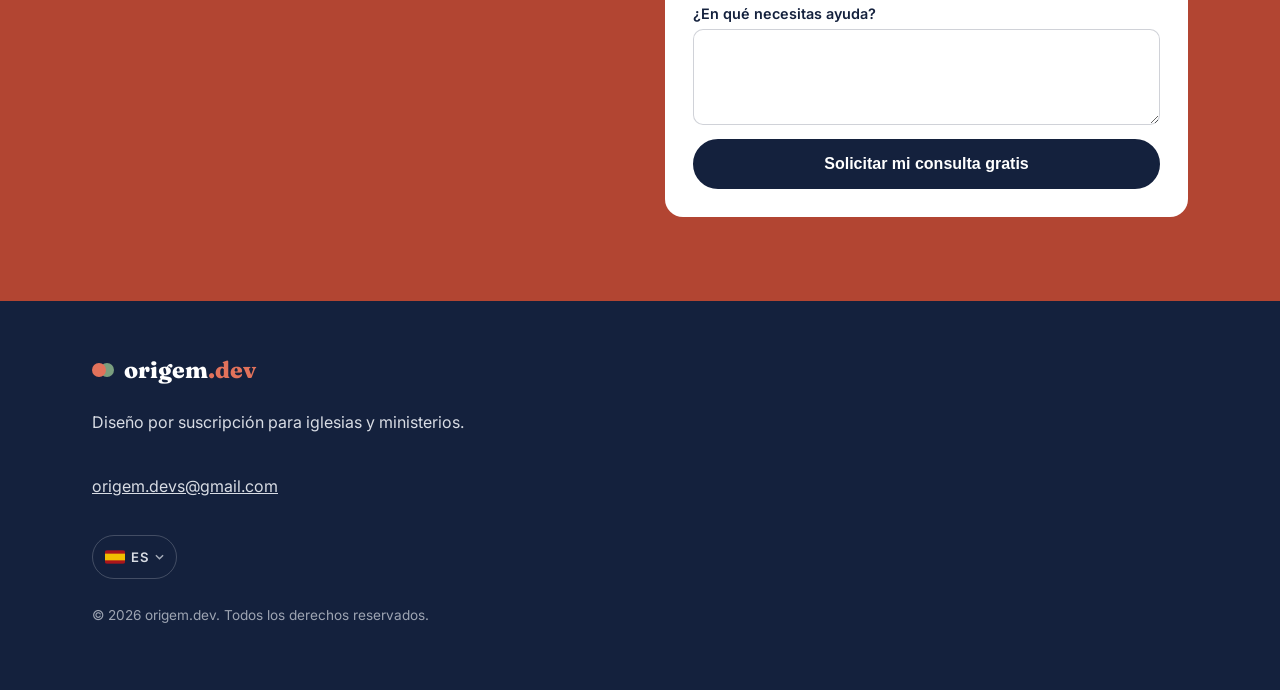
<file: es/index.html>
<!DOCTYPE html>
<html lang="es">
<head>
<!-- Stripe Payment Links live in script.js (STRIPE_LINKS). See STRIPE-SETUP.md. -->
<meta charset="UTF-8">
<meta name="viewport" content="width=device-width, initial-scale=1">
<title>origem.dev — Diseño ilimitado para iglesias + un sitio web gratis</title>
<meta name="description" content="Diseño gráfico por suscripción para iglesias y ministerios. Solicitudes ilimitadas, entregas rápidas y un sitio web personalizado gratis para tu iglesia.">
<link rel="preconnect" href="https://fonts.googleapis.com"><link rel="preconnect" href="https://fonts.gstatic.com" crossorigin>
<link href="https://fonts.googleapis.com/css2?family=Fraunces:opsz,wght@9..144,600;9..144,800&family=Inter:wght@400;500;600;700&display=swap" rel="stylesheet">
<link rel="stylesheet" href="/styles.css?v=9023d59a">
<link rel="canonical" href="https://origem.dev/es/">
<link rel="alternate" hreflang="en" href="https://origem.dev/">
<link rel="alternate" hreflang="pt-PT" href="https://origem.dev/pt/">
<link rel="alternate" hreflang="fr" href="https://origem.dev/fr/">
<link rel="alternate" hreflang="es" href="https://origem.dev/es/">
<link rel="alternate" hreflang="x-default" href="https://origem.dev/">
<script src="/lang.js?v=214ee3d2"></script>
</head>
<body>
<a class="skip" href="#main">Ir al contenido</a>
<header class="nav" id="top">
  <div class="wrap nav-in">
    <!-- PLACEHOLDER: replace text logo with your logo image -->
    <a href="#" class="logo" aria-label="Inicio de origem.dev"><span class="dot"></span>origem<span>.dev</span></a>
    <button type="button" class="menu-btn" aria-expanded="false" aria-controls="menu" aria-label="Abrir menú" data-label-open="Abrir menú" data-label-close="Cerrar menú"><span class="burger" aria-hidden="true"></span></button>
    <nav id="menu" aria-label="Principal">
      <a href="#services">Servicios</a><a href="#website">Sitio web gratis</a><a href="#pricing">Precios</a><a href="#process">Proceso</a><a href="#faq">Preguntas frecuentes</a>
      <a href="#contact" class="btn btn-sm">Agenda una llamada gratis</a>
      <div class="lang-sel"><button type="button" class="lang-btn" aria-haspopup="true" aria-expanded="false" aria-controls="lang-list-1" aria-label="Idioma: Español (España)" title="Español (España)"><svg class="flag" viewBox="0 0 30 20" width="20" height="14" aria-hidden="true"><rect width="30" height="20" fill="#aa151b"/><rect y="5" width="30" height="10" fill="#f1bf00"/></svg><span class="lc">ES</span><svg class="caret" viewBox="0 0 10 6" width="9" height="6" aria-hidden="true"><path d="M1 1l4 4 4-4" fill="none" stroke="currentColor" stroke-width="1.6"/></svg></button><ul class="lang-list" id="lang-list-1" hidden><li><a href="/" data-lang="en" hreflang="en" lang="en" title="United States (English)" aria-label="United States (English)"><svg class="flag" viewBox="0 0 30 20" width="20" height="14" aria-hidden="true"><rect width="30" height="20" fill="#fff"/><path d="M0 0h30v1.54H0zm0 3.08h30v1.54H0zm0 3.08h30v1.54H0zm0 3.08h30v1.54H0zm0 3.08h30v1.54H0zm0 3.08h30v1.54H0zm0 3.08h30V20H0z" fill="#b22234"/><rect width="13" height="10.77" fill="#3c3b6e"/></svg><span class="lc">EN</span></a></li><li><a href="/pt/" data-lang="pt" hreflang="pt-PT" lang="pt-PT" title="Portugal (Português)" aria-label="Portugal (Português)"><svg class="flag" viewBox="0 0 30 20" width="20" height="14" aria-hidden="true"><rect width="30" height="20" fill="#f00"/><rect width="12" height="20" fill="#060"/><circle cx="12" cy="10" r="3.6" fill="#ff0"/><circle cx="12" cy="10" r="2.2" fill="#f00"/></svg><span class="lc">PT</span></a></li><li><a href="/fr/" data-lang="fr" hreflang="fr" lang="fr" title="France (Français)" aria-label="France (Français)"><svg class="flag" viewBox="0 0 30 20" width="20" height="14" aria-hidden="true"><rect width="30" height="20" fill="#ef4135"/><rect width="20" height="20" fill="#fff"/><rect width="10" height="20" fill="#0055a4"/></svg><span class="lc">FR</span></a></li><li><a href="/es/" data-lang="es" hreflang="es" lang="es" aria-current="true" title="España (Español)" aria-label="España (Español)"><svg class="flag" viewBox="0 0 30 20" width="20" height="14" aria-hidden="true"><rect width="30" height="20" fill="#aa151b"/><rect y="5" width="30" height="10" fill="#f1bf00"/></svg><span class="lc">ES</span></a></li></ul></div>
    </nav>
  </div>
</header>

<main id="main">
<section class="hero">
  <!-- SAMPLE PLACEHOLDERS: these sermon-series posters (assets/*.svg) are original mock-ups; replace with real church work later. -->
  <div class="poster-grid" aria-hidden="true"><div class="pcol pcol0"><img src="/assets/anchored.svg" alt="" width="400" height="500"><img src="/assets/fasting.svg" alt="" width="400" height="500"><img src="/assets/genesis.svg" alt="" width="400" height="500"><img src="/assets/kingdom.svg" alt="" width="400" height="500"><img src="/assets/anchored.svg" alt="" width="400" height="500"><img src="/assets/fasting.svg" alt="" width="400" height="500"><img src="/assets/genesis.svg" alt="" width="400" height="500"><img src="/assets/kingdom.svg" alt="" width="400" height="500"></div><div class="pcol pcol1"><img src="/assets/breath.svg" alt="" width="400" height="500"><img src="/assets/rooted.svg" alt="" width="400" height="500"><img src="/assets/advent.svg" alt="" width="400" height="500"><img src="/assets/risen.svg" alt="" width="400" height="500"><img src="/assets/breath.svg" alt="" width="400" height="500"><img src="/assets/rooted.svg" alt="" width="400" height="500"><img src="/assets/advent.svg" alt="" width="400" height="500"><img src="/assets/risen.svg" alt="" width="400" height="500"></div><div class="pcol pcol2"><img src="/assets/mountain.svg" alt="" width="400" height="500"><img src="/assets/grace.svg" alt="" width="400" height="500"><img src="/assets/unshaken.svg" alt="" width="400" height="500"><img src="/assets/light.svg" alt="" width="400" height="500"><img src="/assets/mountain.svg" alt="" width="400" height="500"><img src="/assets/grace.svg" alt="" width="400" height="500"><img src="/assets/unshaken.svg" alt="" width="400" height="500"><img src="/assets/light.svg" alt="" width="400" height="500"></div></div>
  <div class="hero-shade" aria-hidden="true"></div>
  <div class="wrap hero-in">
    <div class="hero-copy">
      <p class="pill"><span></span>Exclusivamente para iglesias y ministerios</p>
      <h1>Todo el diseño que tu iglesia necesita. <em>Y además un sitio web, por nuestra cuenta.</em></h1>
      <p class="lead">Series de sermones, diapositivas del domingo, eventos y publicaciones para redes sociales — diseñados por un equipo dedicado por una tarifa mensual fija. Con Unlimited Graphics o Pro, también creamos gratis un sitio web personalizado para tu iglesia.</p>
      <div class="cta-row"><a href="#contact" class="btn">Agenda una consulta gratis</a><a href="#pricing" class="btn btn-ghost">Ver planes y precios</a></div>
      <ul class="checks"><li>Solicitudes ilimitadas</li><li>Sin contratos</li><li>14 días sin riesgo</li></ul>
    </div>
  </div>
</section>

<section class="marquee" aria-label="Lo que diseñamos">
  <div class="track">
    <span>Series de sermones</span><span>Diapositivas de alabanza</span><span>Gráficos para eventos</span><span>Redes sociales</span><span>Ministerio juvenil</span><span>Ministerio infantil</span><span>Boletines</span><span>Pancartas y señalización</span><span>Logotipos e identidad</span><span>Sitios web para iglesias</span>
    <span aria-hidden="true">Series de sermones</span><span aria-hidden="true">Diapositivas de alabanza</span><span aria-hidden="true">Gráficos para eventos</span><span aria-hidden="true">Redes sociales</span><span aria-hidden="true">Ministerio juvenil</span><span aria-hidden="true">Ministerio infantil</span><span aria-hidden="true">Boletines</span><span aria-hidden="true">Pancartas y señalización</span><span aria-hidden="true">Logotipos e identidad</span><span aria-hidden="true">Sitios web para iglesias</span>
  </div>
  <button type="button" class="mq-pause" aria-pressed="false" data-pause="Pausar la lista" data-play="Reanudar la lista" aria-label="Pausar la lista"><span class="mq-ico" aria-hidden="true"></span></button>
</section>

<section id="services" class="sec">
  <div class="wrap">
    <p class="eyebrow">Servicios</p>
    <h2>Un solo equipo para todo lo que comparte tu ministerio</h2>
    <div class="grid g3">
      <article class="tile"><h3>Series de sermones</h3><p>Gráficos de título, diapositivas, rótulos y versiones para redes sociales que mantienen un mismo estilo durante toda la serie.</p></article>
      <article class="tile"><h3>Alabanza y diapositivas del domingo</h3><p>Fondos para letras, bucles de anuncios y pantallas de bienvenida listos para ProPresenter o cualquier software de presentaciones.</p></article>
      <article class="tile"><h3>Eventos y alcance</h3><p>Cultos de fechas especiales, escuela bíblica de vacaciones, conferencias, retiros y bautismos — volantes, pancartas e invitaciones.</p></article>
      <article class="tile"><h3>Redes sociales</h3><p>Publicaciones semanales, historias y gráficos de versículos en el formato ideal para Instagram, Facebook y YouTube.</p></article>
      <article class="tile"><h3>Jóvenes y niños</h3><p>Diseños llamativos y apropiados para cada edad para ministerios juveniles e infantiles.</p></article>
      <article class="tile"><h3>Impresos e identidad</h3><p>Boletines, tarjetas de conexión, señalización, artículos promocionales y logotipos renovados para la iglesia.</p></article>
    </div>
  </div>
</section>

<section id="website" class="sec feature">
  <div class="wrap feature-in">
    <div>
      <p class="eyebrow light">Nuestra diferencia</p>
      <h2>Un sitio web personalizado gratis con Unlimited Graphics y Pro</h2>
      <p>Tu sitio web es la primera puerta por la que entra la mayoría de los visitantes. Suscríbete a Unlimited Graphics (€490/mes) o Pro (€590/mes) y diseñamos y construimos un sitio moderno y adaptado a celulares para tu iglesia, sin costo adicional.</p>
      <p><strong>¿Ya tienes un sitio?</strong> Lo actualizamos, arreglamos lo que no funciona y lo mantenemos al día — también gratis.</p>
      <p class="small-note">El plan Social Media no incluye sitio web.</p>
    </div>
    <ul class="feature-list">
      <li><b>Diseño personalizado</b> acorde a la identidad de tu iglesia</li>
      <li><b>Pensado para móviles</b> y de carga rápida</li>
      <li><b>Horarios de culto, ubicación, ministerios</b> y enlaces para ofrendas</li>
      <li><b>Páginas de sermones y eventos</b></li>
      <li><b>Actualizaciones continuas</b> mientras estés suscrito</li>
    </ul>
  </div>
</section>

<section id="pricing" class="sec">
  <div class="wrap">
    <p class="eyebrow">Precios</p>
    <h2>Planes mensuales sencillos. Cancela cuando quieras.</h2>
    <p class="sub">Unlimited Graphics y Pro incluyen un sitio web gratis para la iglesia (o actualizaciones y arreglos gratis a tu sitio actual). Social Media no lo incluye.</p>
    <!-- PLACEHOLDER PRICES: edit the plan names, prices and features below before launch -->
    <div class="grid g3 plans">
      <article class="plan">
        <h3>Social Media</h3>
        <p class="price"><span class="amt">€390</span>/mes</p><!-- PLACEHOLDER price -->
        <p>Contenido semanal constante para tus canales.</p>
        <ul><li>8 publicaciones por semana e historias</li><li>Gráficos de versículos y anuncios</li><li>1 solicitud activa a la vez</li><li class="no">No incluye sitio web</li></ul>
        <a href="#contact" data-plan="social" class="btn btn-ghost"><span class="btn-label">Comenzar</span><span class="btn-plan">Social Media</span></a>
      </article>
      <article class="plan popular">
        <span class="badge">El más popular</span>
        <h3>Unlimited Graphics</h3>
        <p class="price"><span class="amt">€490</span>/mes</p><!-- PLACEHOLDER price -->
        <p>Todo lo que tus domingos y eventos necesitan.</p>
        <ul><li>Solicitudes de diseño ilimitadas</li><li>Series de sermones, diapositivas, eventos, impresos</li><li>Gráficos para redes sociales</li><li>Sitio web gratis para la iglesia (o actualizaciones gratis)</li></ul>
        <a href="#contact" data-plan="unlimited" class="btn"><span class="btn-label">Comenzar</span><span class="btn-plan">Unlimited Graphics</span></a>
      </article>
      <article class="plan">
        <h3>Pro</h3>
        <p class="price"><span class="amt">€590</span>/mes</p><!-- PLACEHOLDER price -->
        <p>Para iglesias en crecimiento o con varias sedes.</p>
        <ul><li>Todo lo de Unlimited</li><li>2 solicitudes activas a la vez</li><li>Entrega prioritaria</li><li>Sitio web gratis + actualizaciones continuas</li></ul>
        <a href="#contact" data-plan="pro" class="btn btn-ghost"><span class="btn-label">Comenzar</span><span class="btn-plan">Pro</span></a>
      </article>
    </div>
    <p class="secure">🔒 Pago seguro con Stripe · Facturación mensual en euros · Cancela cuando quieras · Garantía de 14 días sin riesgo</p>
  </div>
</section>

<section id="process" class="sec alt">
  <div class="wrap">
    <p class="eyebrow">Cómo funciona</p>
    <h2>De la solicitud al resultado en cuatro pasos</h2>
    <ol class="steps">
      <li><span>1</span><h3>Solicitud</h3><p>Envía tu idea con un formulario sencillo — textos, referencias, fechas límite.</p></li>
      <li><span>2</span><h3>Diseño</h3><p>Tu diseñador se pone manos a la obra. La mayoría de las solicitudes se entregan en 1–2 días hábiles.</p></li><!-- PLACEHOLDER: confirm turnaround -->
      <li><span>3</span><h3>Revisión</h3><p>Pide cambios tantas veces como necesites hasta que quede bien.</p></li>
      <li><span>4</span><h3>Úsalo</h3><p>Descarga los archivos finales en formatos para pantalla, impresión y redes sociales. Con Unlimited o Pro, construimos tu sitio web en paralelo.</p></li>
    </ol>
  </div>
</section>

<section class="sec">
  <div class="wrap">
    <p class="eyebrow">Comparar</p>
    <h2>Por qué las iglesias eligen una suscripción</h2>
    <div class="table-wrap">
    <table>
      <caption class="sr">Comparación de origem.dev con otras opciones</caption>
      <thead><tr><th scope="col"><span class="sr">Aspecto</span></th><th scope="col" class="us">origem.dev</th><th scope="col">Diseñador interno</th><th scope="col">Freelancers</th><th scope="col">Agencias</th><th scope="col">Herramientas DIY</th></tr></thead>
      <tbody>
        <tr><th scope="row">Costo fijo y predecible</th><td class="us"><span aria-hidden="true">✓</span><span class="sr">Incluido</span></td><td>Salario + prestaciones</td><td>Por proyecto</td><td>Cuotas elevadas</td><td><span aria-hidden="true">✓</span><span class="sr">Incluido</span></td></tr>
        <tr><th scope="row">Entrega rápida</th><td class="us"><span aria-hidden="true">✓</span><span class="sr">Incluido</span></td><td><span aria-hidden="true">✓</span><span class="sr">Incluido</span></td><td>Varía</td><td>Lenta</td><td>Tu tiempo</td></tr>
        <tr><th scope="row">Entiende la vida de la iglesia</th><td class="us"><span aria-hidden="true">✓</span><span class="sr">Incluido</span></td><td><span aria-hidden="true">✓</span><span class="sr">Incluido</span></td><td>Varía</td><td>Rara vez</td><td><span aria-hidden="true">—</span><span class="sr">No incluido</span></td></tr>
        <tr><th scope="row">Revisiones ilimitadas</th><td class="us"><span aria-hidden="true">✓</span><span class="sr">Incluido</span></td><td><span aria-hidden="true">✓</span><span class="sr">Incluido</span></td><td>Limitadas</td><td>Limitadas</td><td><span aria-hidden="true">—</span><span class="sr">No incluido</span></td></tr>
        <tr><th scope="row">Sitio web gratis para la iglesia (Unlimited y Pro)</th><td class="us"><span aria-hidden="true">✓</span><span class="sr">Incluido</span></td><td><span aria-hidden="true">—</span><span class="sr">No incluido</span></td><td><span aria-hidden="true">—</span><span class="sr">No incluido</span></td><td><span aria-hidden="true">—</span><span class="sr">No incluido</span></td><td><span aria-hidden="true">—</span><span class="sr">No incluido</span></td></tr>
        <tr><th scope="row">Cancela cuando quieras</th><td class="us"><span aria-hidden="true">✓</span><span class="sr">Incluido</span></td><td><span aria-hidden="true">—</span><span class="sr">No incluido</span></td><td><span aria-hidden="true">✓</span><span class="sr">Incluido</span></td><td>Contratos</td><td><span aria-hidden="true">✓</span><span class="sr">Incluido</span></td></tr>
      </tbody>
    </table>
    </div>
  </div>
</section>

<section class="sec alt">
  <div class="wrap">
    <p class="eyebrow">Testimonios</p>
    <h2>Lo que dicen las iglesias</h2>
    <!-- PLACEHOLDER: add real testimonials from real clients only -->
    <p class="placeholder">Testimonios próximamente — sé una de nuestras primeras iglesias aliadas.</p>
  </div>
</section>

<section class="sec guarantee">
  <div class="wrap g-in">
    <div class="seal" aria-hidden="true">14<small>días</small></div>
    <div>
      <h2>Pruébanos sin riesgo durante 14 días</h2>
      <p>Si el trabajo no es lo que tu iglesia necesita en los primeros 14 días, avísanos y te devolvemos el dinero. Sin resentimientos.</p><!-- PLACEHOLDER: confirm refund policy terms -->
    </div>
  </div>
</section>

<section id="faq" class="sec">
  <div class="wrap narrow">
    <p class="eyebrow">Preguntas frecuentes</p>
    <h2>Preguntas y respuestas</h2>
    <details><summary>¿Qué significa "ilimitado"?</summary><p>Envía todas las solicitudes que quieras. Las atendemos en orden, una a la vez (o más, según tu plan).</p></details>
    <details><summary>¿De verdad el sitio web es gratis?</summary><p>Sí, en los planes Unlimited Graphics (€490/mes) y Pro (€590/mes). Esas iglesias reciben un sitio web personalizado, diseñado y construido sin costo adicional. Si ya tienes uno, lo actualizamos y arreglamos.</p></details>
    <details><summary>¿De quién son los diseños?</summary><p>Son tuyos. Todos los archivos finales son tuyos para usarlos como tu ministerio lo necesite.</p></details>
    <details><summary>¿Qué pasa con mi sitio web si cancelo?</summary><p>Revisaremos las opciones contigo — incluso entregarte el sitio para que te lo quedes.</p></details><!-- PLACEHOLDER: confirm policy -->
    <details><summary>¿El plan Social Media incluye sitio web?</summary><p>No. El sitio web gratis (o las actualizaciones gratis a tu sitio actual) viene con Unlimited Graphics y Pro. Puedes cambiar de plan cuando quieras.</p></details>
    <details><summary>¿Puedo pausar o cancelar?</summary><p>Sí. No hay contratos a largo plazo.</p></details>
    <details><summary>¿Qué formatos de archivo recibo?</summary><p>PNG, JPG, PDF y archivos fuente a pedido, en formatos para pantalla, impresión y redes sociales.</p></details>
  </div>
</section>

<section id="contact" class="sec cta">
  <div class="wrap cta-in">
    <div>
      <h2>Hablemos de tu iglesia</h2>
      <p>Agenda una consulta gratis de 20 minutos. Conoceremos tu ministerio y te mostraremos lo que podemos diseñar — y construir.</p>
    </div>
    <!-- PLACEHOLDER: replace mailto with your real form endpoint (Formspree, Netlify Forms, etc.) and email -->
    <form class="form" action="mailto:origem.devs@gmail.com" method="post" enctype="text/plain">
      <label>Tu nombre<input name="name" required autocomplete="name"></label>
      <label>Correo electrónico<input type="email" name="email" required autocomplete="email"></label>
      <label>Nombre de la iglesia<input name="church" required></label>
      <label>Sitio web actual (opcional)<input type="url" name="website" placeholder="https://"></label>
      <label>¿En qué necesitas ayuda?<textarea name="message" rows="3"></textarea></label>
      <button class="btn" type="submit">Solicitar mi consulta gratis</button>
    </form>
  </div>
</section>
</main>

<footer class="foot">
  <div class="wrap foot-in">
    <a href="#" class="logo"><span class="dot"></span>origem<span>.dev</span></a>
    <p>Diseño por suscripción para iglesias y ministerios.</p>
    <p><a href="mailto:origem.devs@gmail.com">origem.devs@gmail.com</a></p><!-- PLACEHOLDER email -->
    <div class="lang-sel"><button type="button" class="lang-btn" aria-haspopup="true" aria-expanded="false" aria-controls="lang-list-2" aria-label="Idioma: Español (España)" title="Español (España)"><svg class="flag" viewBox="0 0 30 20" width="20" height="14" aria-hidden="true"><rect width="30" height="20" fill="#aa151b"/><rect y="5" width="30" height="10" fill="#f1bf00"/></svg><span class="lc">ES</span><svg class="caret" viewBox="0 0 10 6" width="9" height="6" aria-hidden="true"><path d="M1 1l4 4 4-4" fill="none" stroke="currentColor" stroke-width="1.6"/></svg></button><ul class="lang-list" id="lang-list-2" hidden><li><a href="/" data-lang="en" hreflang="en" lang="en" title="United States (English)" aria-label="United States (English)"><svg class="flag" viewBox="0 0 30 20" width="20" height="14" aria-hidden="true"><rect width="30" height="20" fill="#fff"/><path d="M0 0h30v1.54H0zm0 3.08h30v1.54H0zm0 3.08h30v1.54H0zm0 3.08h30v1.54H0zm0 3.08h30v1.54H0zm0 3.08h30v1.54H0zm0 3.08h30V20H0z" fill="#b22234"/><rect width="13" height="10.77" fill="#3c3b6e"/></svg><span class="lc">EN</span></a></li><li><a href="/pt/" data-lang="pt" hreflang="pt-PT" lang="pt-PT" title="Portugal (Português)" aria-label="Portugal (Português)"><svg class="flag" viewBox="0 0 30 20" width="20" height="14" aria-hidden="true"><rect width="30" height="20" fill="#f00"/><rect width="12" height="20" fill="#060"/><circle cx="12" cy="10" r="3.6" fill="#ff0"/><circle cx="12" cy="10" r="2.2" fill="#f00"/></svg><span class="lc">PT</span></a></li><li><a href="/fr/" data-lang="fr" hreflang="fr" lang="fr" title="France (Français)" aria-label="France (Français)"><svg class="flag" viewBox="0 0 30 20" width="20" height="14" aria-hidden="true"><rect width="30" height="20" fill="#ef4135"/><rect width="20" height="20" fill="#fff"/><rect width="10" height="20" fill="#0055a4"/></svg><span class="lc">FR</span></a></li><li><a href="/es/" data-lang="es" hreflang="es" lang="es" aria-current="true" title="España (Español)" aria-label="España (Español)"><svg class="flag" viewBox="0 0 30 20" width="20" height="14" aria-hidden="true"><rect width="30" height="20" fill="#aa151b"/><rect y="5" width="30" height="10" fill="#f1bf00"/></svg><span class="lc">ES</span></a></li></ul></div>
    <p class="small">© <span id="yr">2026</span> origem.dev. Todos los derechos reservados.</p>
  </div>
</footer>
<script src="/script.js?v=15600176"></script>
</body>
</html>
</file>
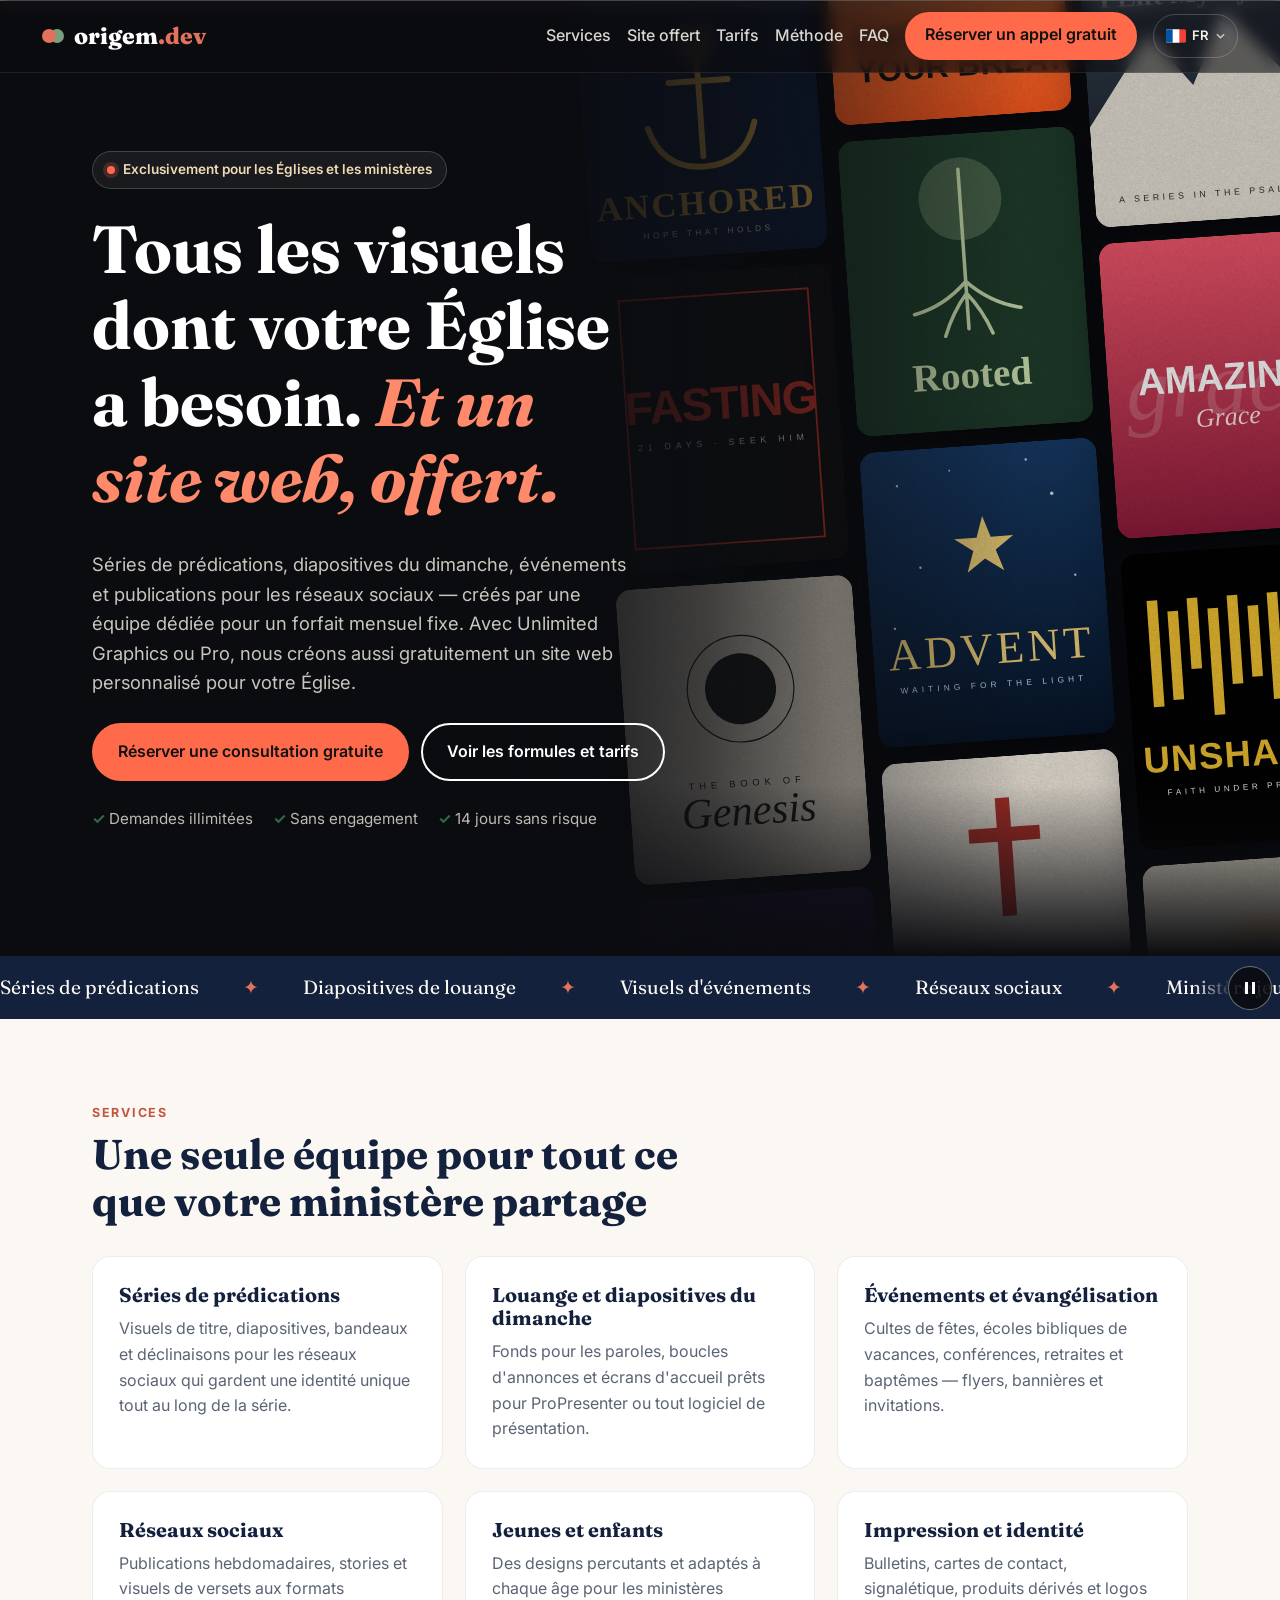
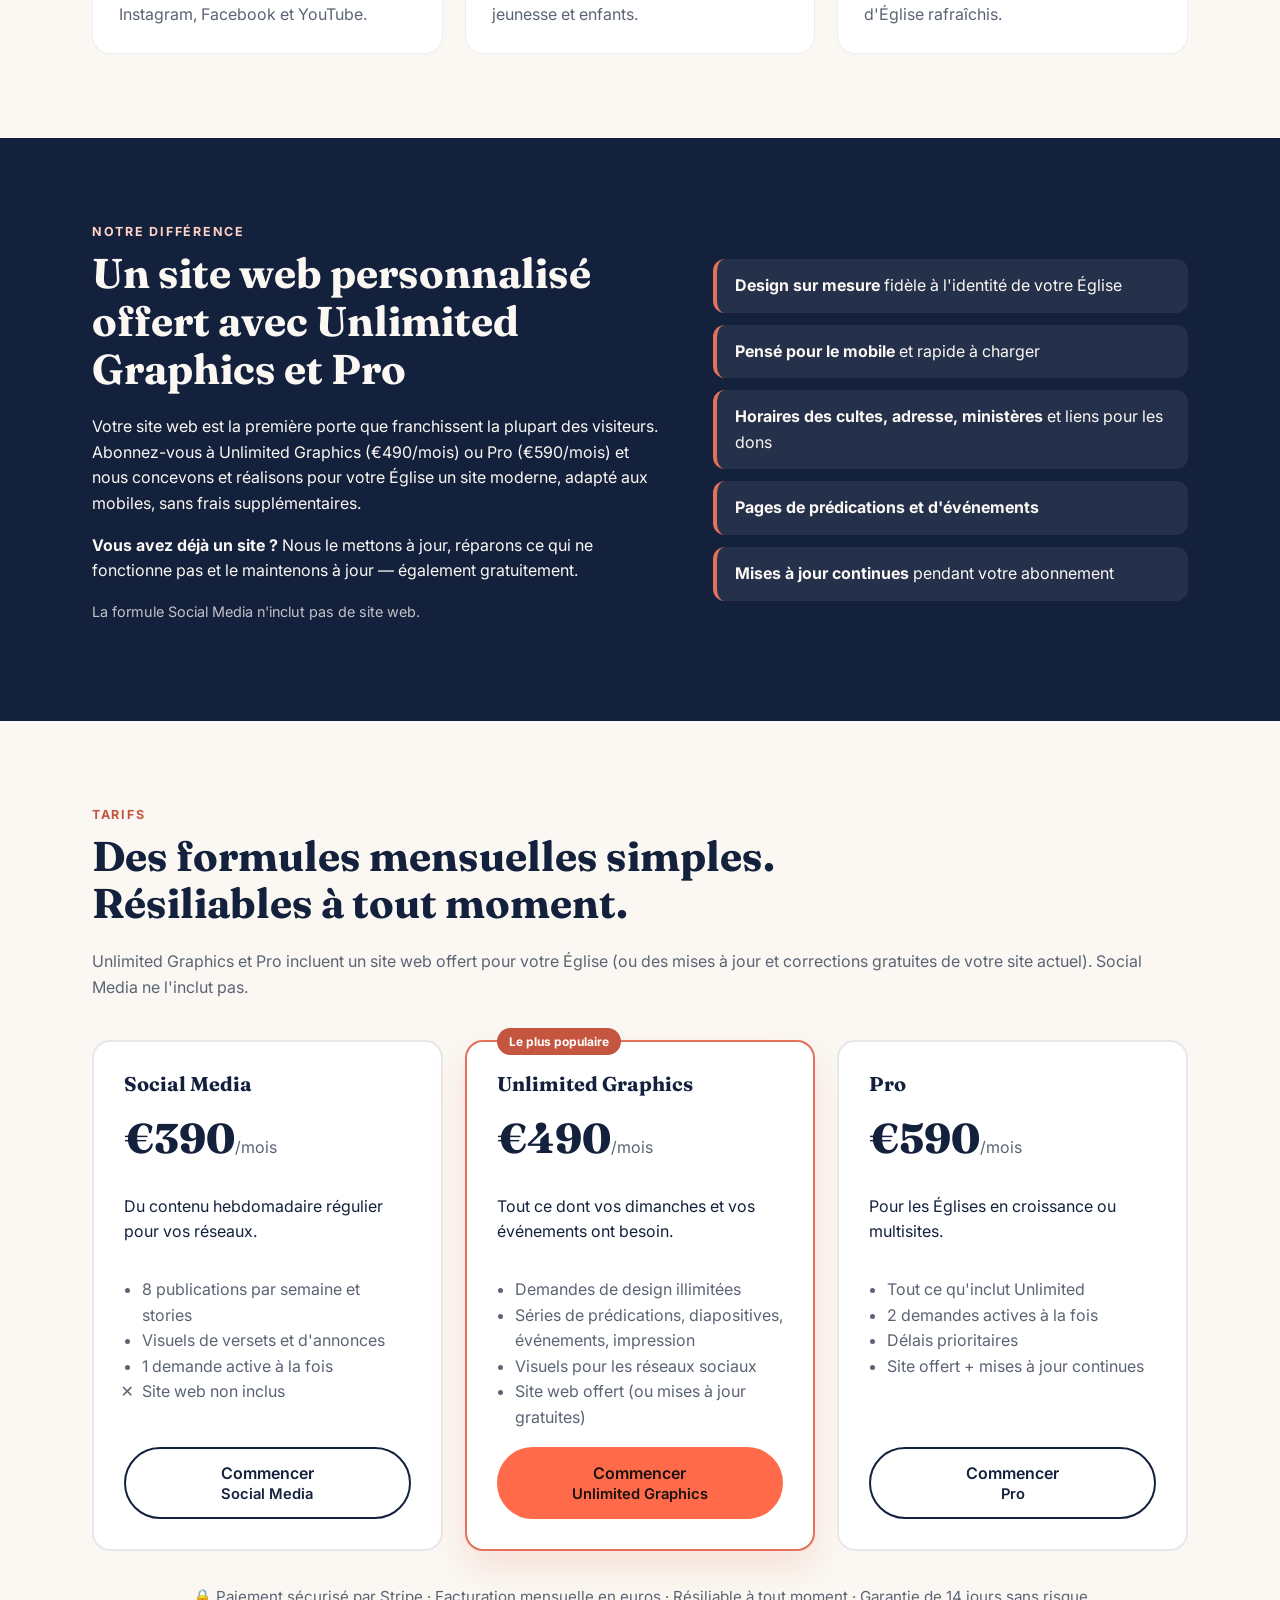
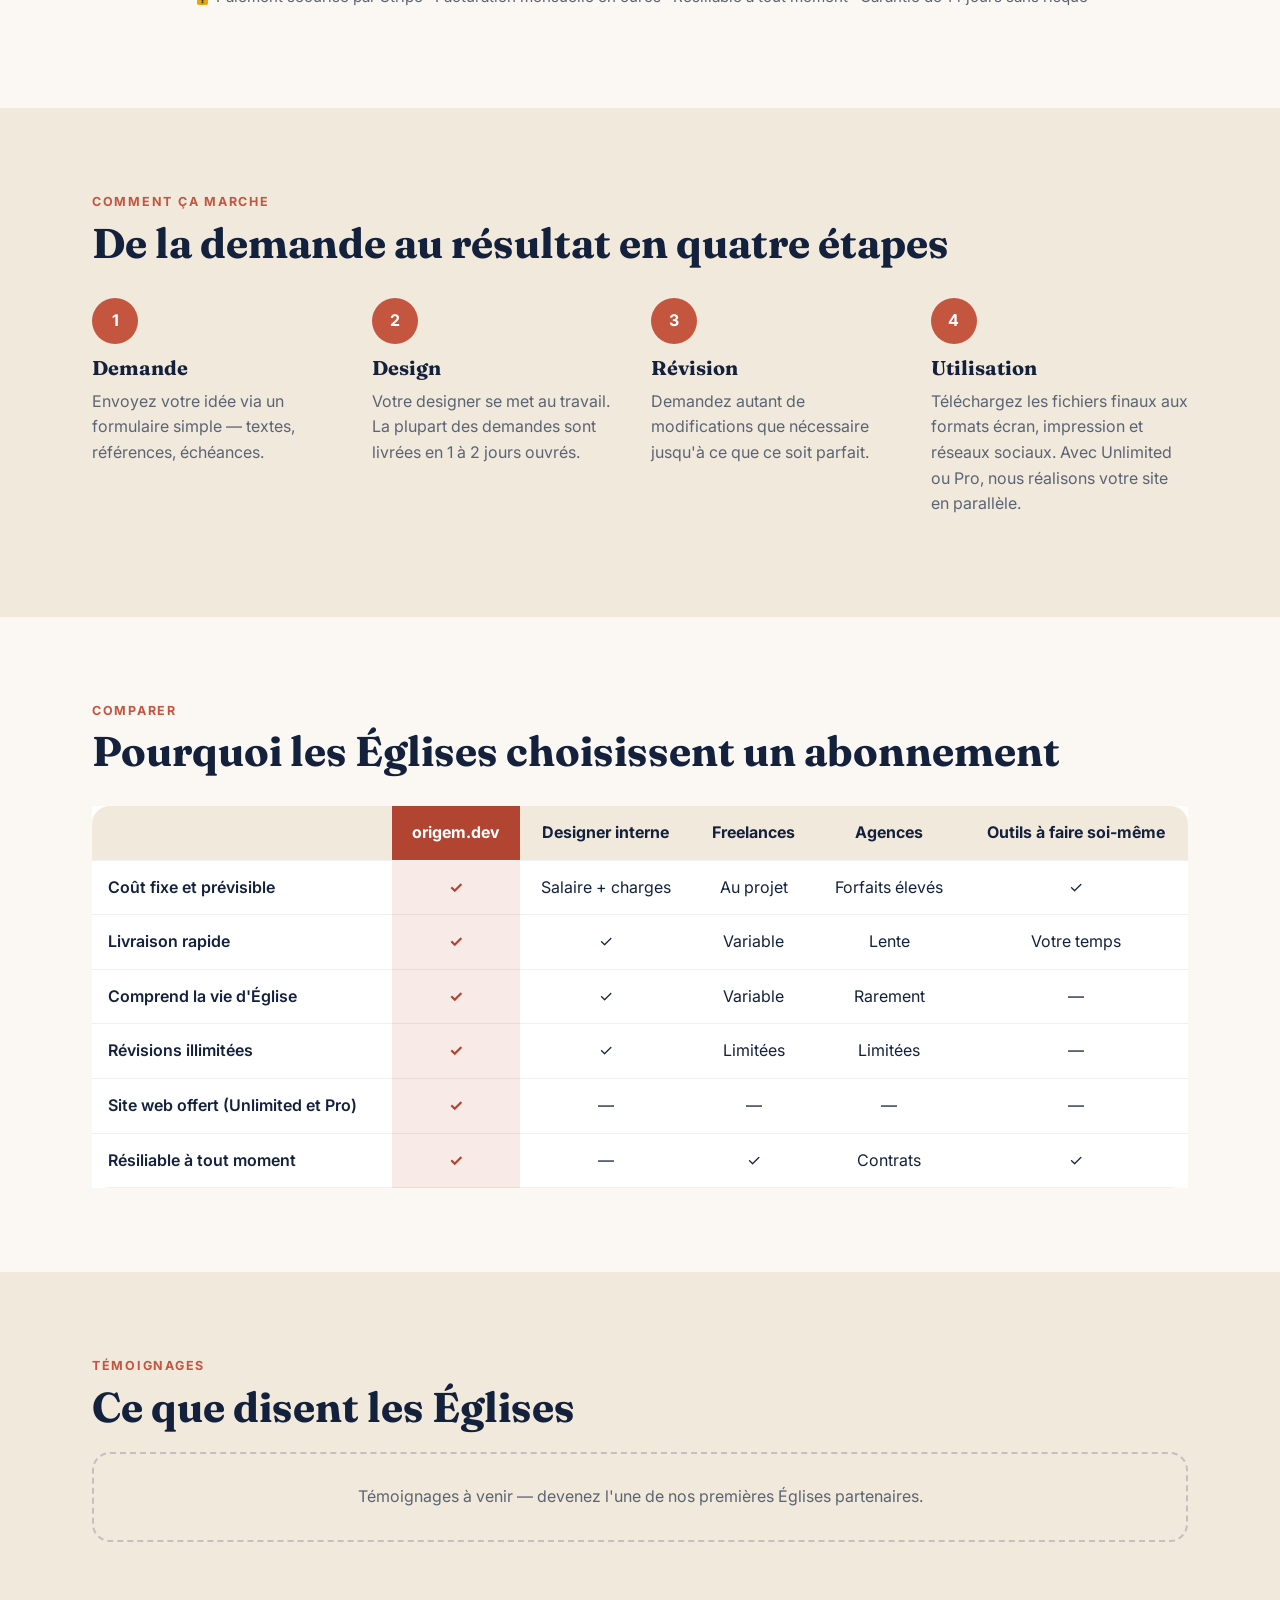
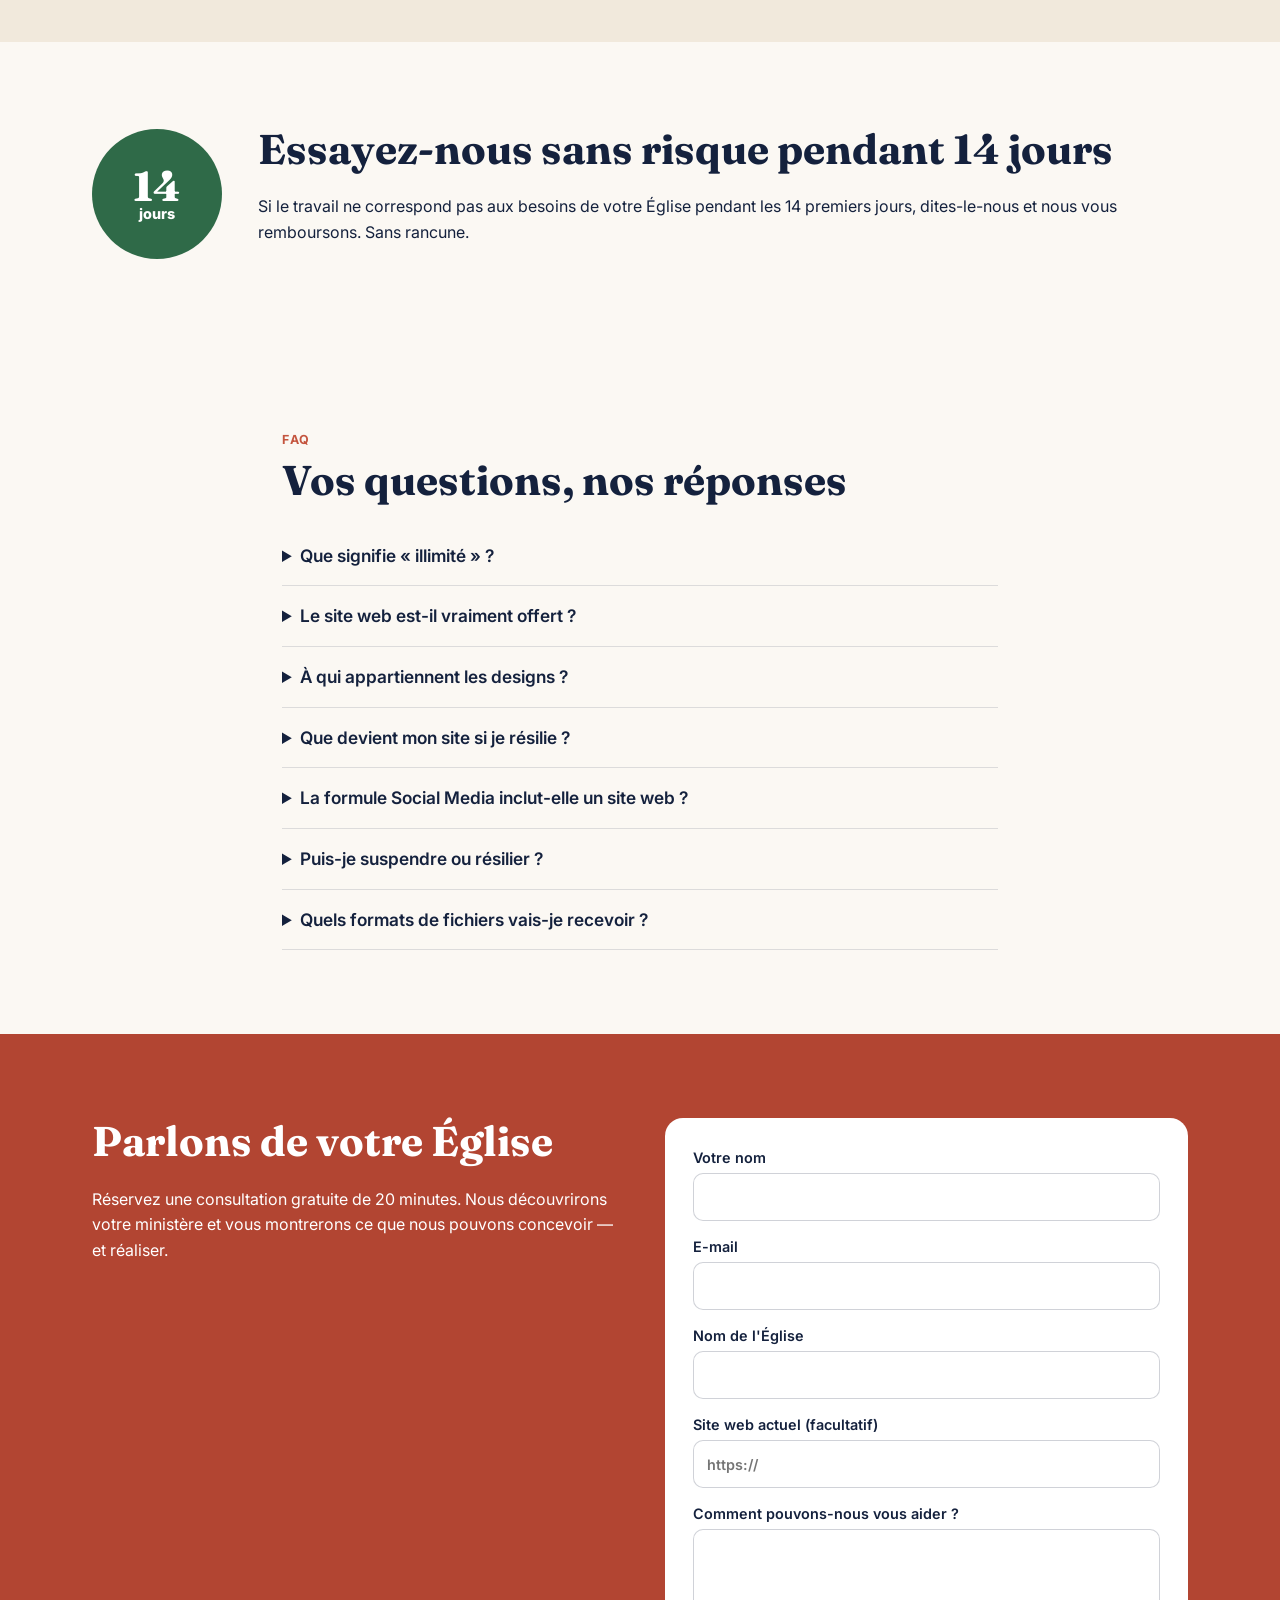
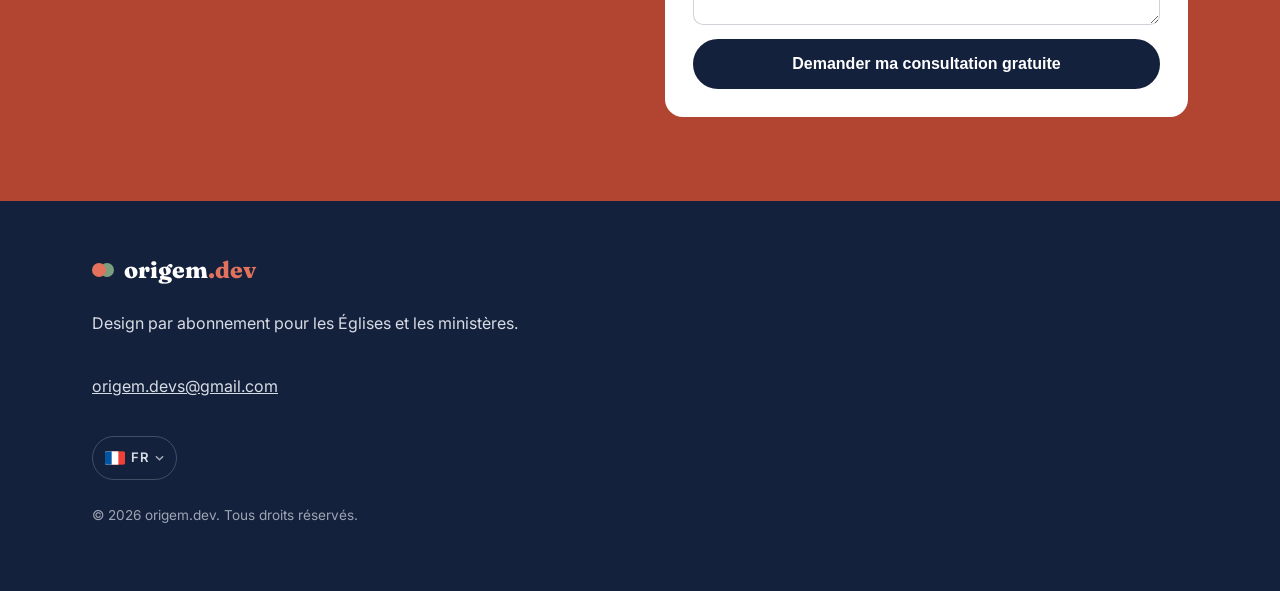
<file: fr/index.html>
<!DOCTYPE html>
<html lang="fr">
<head>
<!-- Stripe Payment Links live in script.js (STRIPE_LINKS). See STRIPE-SETUP.md. -->
<meta charset="UTF-8">
<meta name="viewport" content="width=device-width, initial-scale=1">
<title>origem.dev — Design illimité pour les Églises + un site web offert</title>
<meta name="description" content="Design graphique par abonnement pour les Églises et les ministères. Demandes illimitées, livraison rapide et un site web personnalisé offert pour votre Église.">
<link rel="preconnect" href="https://fonts.googleapis.com"><link rel="preconnect" href="https://fonts.gstatic.com" crossorigin>
<link href="https://fonts.googleapis.com/css2?family=Fraunces:opsz,wght@9..144,600;9..144,800&family=Inter:wght@400;500;600;700&display=swap" rel="stylesheet">
<link rel="stylesheet" href="/styles.css?v=9023d59a">
<link rel="canonical" href="https://origem.dev/fr/">
<link rel="alternate" hreflang="en" href="https://origem.dev/">
<link rel="alternate" hreflang="pt-PT" href="https://origem.dev/pt/">
<link rel="alternate" hreflang="fr" href="https://origem.dev/fr/">
<link rel="alternate" hreflang="es" href="https://origem.dev/es/">
<link rel="alternate" hreflang="x-default" href="https://origem.dev/">
<script src="/lang.js?v=214ee3d2"></script>
</head>
<body>
<a class="skip" href="#main">Aller au contenu</a>
<header class="nav" id="top">
  <div class="wrap nav-in">
    <!-- PLACEHOLDER: replace text logo with your logo image -->
    <a href="#" class="logo" aria-label="Accueil origem.dev"><span class="dot"></span>origem<span>.dev</span></a>
    <button type="button" class="menu-btn" aria-expanded="false" aria-controls="menu" aria-label="Ouvrir le menu" data-label-open="Ouvrir le menu" data-label-close="Fermer le menu"><span class="burger" aria-hidden="true"></span></button>
    <nav id="menu" aria-label="Principal">
      <a href="#services">Services</a><a href="#website">Site offert</a><a href="#pricing">Tarifs</a><a href="#process">Méthode</a><a href="#faq">FAQ</a>
      <a href="#contact" class="btn btn-sm">Réserver un appel gratuit</a>
      <div class="lang-sel"><button type="button" class="lang-btn" aria-haspopup="true" aria-expanded="false" aria-controls="lang-list-1" aria-label="Langue: Français (France)" title="Français (France)"><svg class="flag" viewBox="0 0 30 20" width="20" height="14" aria-hidden="true"><rect width="30" height="20" fill="#ef4135"/><rect width="20" height="20" fill="#fff"/><rect width="10" height="20" fill="#0055a4"/></svg><span class="lc">FR</span><svg class="caret" viewBox="0 0 10 6" width="9" height="6" aria-hidden="true"><path d="M1 1l4 4 4-4" fill="none" stroke="currentColor" stroke-width="1.6"/></svg></button><ul class="lang-list" id="lang-list-1" hidden><li><a href="/" data-lang="en" hreflang="en" lang="en" title="United States (English)" aria-label="United States (English)"><svg class="flag" viewBox="0 0 30 20" width="20" height="14" aria-hidden="true"><rect width="30" height="20" fill="#fff"/><path d="M0 0h30v1.54H0zm0 3.08h30v1.54H0zm0 3.08h30v1.54H0zm0 3.08h30v1.54H0zm0 3.08h30v1.54H0zm0 3.08h30v1.54H0zm0 3.08h30V20H0z" fill="#b22234"/><rect width="13" height="10.77" fill="#3c3b6e"/></svg><span class="lc">EN</span></a></li><li><a href="/pt/" data-lang="pt" hreflang="pt-PT" lang="pt-PT" title="Portugal (Português)" aria-label="Portugal (Português)"><svg class="flag" viewBox="0 0 30 20" width="20" height="14" aria-hidden="true"><rect width="30" height="20" fill="#f00"/><rect width="12" height="20" fill="#060"/><circle cx="12" cy="10" r="3.6" fill="#ff0"/><circle cx="12" cy="10" r="2.2" fill="#f00"/></svg><span class="lc">PT</span></a></li><li><a href="/fr/" data-lang="fr" hreflang="fr" lang="fr" aria-current="true" title="France (Français)" aria-label="France (Français)"><svg class="flag" viewBox="0 0 30 20" width="20" height="14" aria-hidden="true"><rect width="30" height="20" fill="#ef4135"/><rect width="20" height="20" fill="#fff"/><rect width="10" height="20" fill="#0055a4"/></svg><span class="lc">FR</span></a></li><li><a href="/es/" data-lang="es" hreflang="es" lang="es" title="España (Español)" aria-label="España (Español)"><svg class="flag" viewBox="0 0 30 20" width="20" height="14" aria-hidden="true"><rect width="30" height="20" fill="#aa151b"/><rect y="5" width="30" height="10" fill="#f1bf00"/></svg><span class="lc">ES</span></a></li></ul></div>
    </nav>
  </div>
</header>

<main id="main">
<section class="hero">
  <!-- SAMPLE PLACEHOLDERS: these sermon-series posters (assets/*.svg) are original mock-ups; replace with real church work later. -->
  <div class="poster-grid" aria-hidden="true"><div class="pcol pcol0"><img src="/assets/anchored.svg" alt="" width="400" height="500"><img src="/assets/fasting.svg" alt="" width="400" height="500"><img src="/assets/genesis.svg" alt="" width="400" height="500"><img src="/assets/kingdom.svg" alt="" width="400" height="500"><img src="/assets/anchored.svg" alt="" width="400" height="500"><img src="/assets/fasting.svg" alt="" width="400" height="500"><img src="/assets/genesis.svg" alt="" width="400" height="500"><img src="/assets/kingdom.svg" alt="" width="400" height="500"></div><div class="pcol pcol1"><img src="/assets/breath.svg" alt="" width="400" height="500"><img src="/assets/rooted.svg" alt="" width="400" height="500"><img src="/assets/advent.svg" alt="" width="400" height="500"><img src="/assets/risen.svg" alt="" width="400" height="500"><img src="/assets/breath.svg" alt="" width="400" height="500"><img src="/assets/rooted.svg" alt="" width="400" height="500"><img src="/assets/advent.svg" alt="" width="400" height="500"><img src="/assets/risen.svg" alt="" width="400" height="500"></div><div class="pcol pcol2"><img src="/assets/mountain.svg" alt="" width="400" height="500"><img src="/assets/grace.svg" alt="" width="400" height="500"><img src="/assets/unshaken.svg" alt="" width="400" height="500"><img src="/assets/light.svg" alt="" width="400" height="500"><img src="/assets/mountain.svg" alt="" width="400" height="500"><img src="/assets/grace.svg" alt="" width="400" height="500"><img src="/assets/unshaken.svg" alt="" width="400" height="500"><img src="/assets/light.svg" alt="" width="400" height="500"></div></div>
  <div class="hero-shade" aria-hidden="true"></div>
  <div class="wrap hero-in">
    <div class="hero-copy">
      <p class="pill"><span></span>Exclusivement pour les Églises et les ministères</p>
      <h1>Tous les visuels dont votre Église a besoin. <em>Et un site web, offert.</em></h1>
      <p class="lead">Séries de prédications, diapositives du dimanche, événements et publications pour les réseaux sociaux — créés par une équipe dédiée pour un forfait mensuel fixe. Avec Unlimited Graphics ou Pro, nous créons aussi gratuitement un site web personnalisé pour votre Église.</p>
      <div class="cta-row"><a href="#contact" class="btn">Réserver une consultation gratuite</a><a href="#pricing" class="btn btn-ghost">Voir les formules et tarifs</a></div>
      <ul class="checks"><li>Demandes illimitées</li><li>Sans engagement</li><li>14 jours sans risque</li></ul>
    </div>
  </div>
</section>

<section class="marquee" aria-label="Ce que nous créons">
  <div class="track">
    <span>Séries de prédications</span><span>Diapositives de louange</span><span>Visuels d'événements</span><span>Réseaux sociaux</span><span>Ministère jeunesse</span><span>Ministère enfants</span><span>Bulletins</span><span>Bannières et signalétique</span><span>Logos et identité visuelle</span><span>Sites web d'Églises</span>
    <span aria-hidden="true">Séries de prédications</span><span aria-hidden="true">Diapositives de louange</span><span aria-hidden="true">Visuels d'événements</span><span aria-hidden="true">Réseaux sociaux</span><span aria-hidden="true">Ministère jeunesse</span><span aria-hidden="true">Ministère enfants</span><span aria-hidden="true">Bulletins</span><span aria-hidden="true">Bannières et signalétique</span><span aria-hidden="true">Logos et identité visuelle</span><span aria-hidden="true">Sites web d'Églises</span>
  </div>
  <button type="button" class="mq-pause" aria-pressed="false" data-pause="Mettre la liste en pause" data-play="Relancer la liste" aria-label="Mettre la liste en pause"><span class="mq-ico" aria-hidden="true"></span></button>
</section>

<section id="services" class="sec">
  <div class="wrap">
    <p class="eyebrow">Services</p>
    <h2>Une seule équipe pour tout ce que votre ministère partage</h2>
    <div class="grid g3">
      <article class="tile"><h3>Séries de prédications</h3><p>Visuels de titre, diapositives, bandeaux et déclinaisons pour les réseaux sociaux qui gardent une identité unique tout au long de la série.</p></article>
      <article class="tile"><h3>Louange et diapositives du dimanche</h3><p>Fonds pour les paroles, boucles d'annonces et écrans d'accueil prêts pour ProPresenter ou tout logiciel de présentation.</p></article>
      <article class="tile"><h3>Événements et évangélisation</h3><p>Cultes de fêtes, écoles bibliques de vacances, conférences, retraites et baptêmes — flyers, bannières et invitations.</p></article>
      <article class="tile"><h3>Réseaux sociaux</h3><p>Publications hebdomadaires, stories et visuels de versets aux formats Instagram, Facebook et YouTube.</p></article>
      <article class="tile"><h3>Jeunes et enfants</h3><p>Des designs percutants et adaptés à chaque âge pour les ministères jeunesse et enfants.</p></article>
      <article class="tile"><h3>Impression et identité</h3><p>Bulletins, cartes de contact, signalétique, produits dérivés et logos d'Église rafraîchis.</p></article>
    </div>
  </div>
</section>

<section id="website" class="sec feature">
  <div class="wrap feature-in">
    <div>
      <p class="eyebrow light">Notre différence</p>
      <h2>Un site web personnalisé offert avec Unlimited Graphics et Pro</h2>
      <p>Votre site web est la première porte que franchissent la plupart des visiteurs. Abonnez-vous à Unlimited Graphics (€490/mois) ou Pro (€590/mois) et nous concevons et réalisons pour votre Église un site moderne, adapté aux mobiles, sans frais supplémentaires.</p>
      <p><strong>Vous avez déjà un site ?</strong> Nous le mettons à jour, réparons ce qui ne fonctionne pas et le maintenons à jour — également gratuitement.</p>
      <p class="small-note">La formule Social Media n'inclut pas de site web.</p>
    </div>
    <ul class="feature-list">
      <li><b>Design sur mesure</b> fidèle à l'identité de votre Église</li>
      <li><b>Pensé pour le mobile</b> et rapide à charger</li>
      <li><b>Horaires des cultes, adresse, ministères</b> et liens pour les dons</li>
      <li><b>Pages de prédications et d'événements</b></li>
      <li><b>Mises à jour continues</b> pendant votre abonnement</li>
    </ul>
  </div>
</section>

<section id="pricing" class="sec">
  <div class="wrap">
    <p class="eyebrow">Tarifs</p>
    <h2>Des formules mensuelles simples. Résiliables à tout moment.</h2>
    <p class="sub">Unlimited Graphics et Pro incluent un site web offert pour votre Église (ou des mises à jour et corrections gratuites de votre site actuel). Social Media ne l'inclut pas.</p>
    <!-- PLACEHOLDER PRICES: edit the plan names, prices and features below before launch -->
    <div class="grid g3 plans">
      <article class="plan">
        <h3>Social Media</h3>
        <p class="price"><span class="amt">€390</span>/mois</p><!-- PLACEHOLDER price -->
        <p>Du contenu hebdomadaire régulier pour vos réseaux.</p>
        <ul><li>8 publications par semaine et stories</li><li>Visuels de versets et d'annonces</li><li>1 demande active à la fois</li><li class="no">Site web non inclus</li></ul>
        <a href="#contact" data-plan="social" class="btn btn-ghost"><span class="btn-label">Commencer</span><span class="btn-plan">Social Media</span></a>
      </article>
      <article class="plan popular">
        <span class="badge">Le plus populaire</span>
        <h3>Unlimited Graphics</h3>
        <p class="price"><span class="amt">€490</span>/mois</p><!-- PLACEHOLDER price -->
        <p>Tout ce dont vos dimanches et vos événements ont besoin.</p>
        <ul><li>Demandes de design illimitées</li><li>Séries de prédications, diapositives, événements, impression</li><li>Visuels pour les réseaux sociaux</li><li>Site web offert (ou mises à jour gratuites)</li></ul>
        <a href="#contact" data-plan="unlimited" class="btn"><span class="btn-label">Commencer</span><span class="btn-plan">Unlimited Graphics</span></a>
      </article>
      <article class="plan">
        <h3>Pro</h3>
        <p class="price"><span class="amt">€590</span>/mois</p><!-- PLACEHOLDER price -->
        <p>Pour les Églises en croissance ou multisites.</p>
        <ul><li>Tout ce qu'inclut Unlimited</li><li>2 demandes actives à la fois</li><li>Délais prioritaires</li><li>Site offert + mises à jour continues</li></ul>
        <a href="#contact" data-plan="pro" class="btn btn-ghost"><span class="btn-label">Commencer</span><span class="btn-plan">Pro</span></a>
      </article>
    </div>
    <p class="secure">🔒 Paiement sécurisé par Stripe · Facturation mensuelle en euros · Résiliable à tout moment · Garantie de 14 jours sans risque</p>
  </div>
</section>

<section id="process" class="sec alt">
  <div class="wrap">
    <p class="eyebrow">Comment ça marche</p>
    <h2>De la demande au résultat en quatre étapes</h2>
    <ol class="steps">
      <li><span>1</span><h3>Demande</h3><p>Envoyez votre idée via un formulaire simple — textes, références, échéances.</p></li>
      <li><span>2</span><h3>Design</h3><p>Votre designer se met au travail. La plupart des demandes sont livrées en 1 à 2 jours ouvrés.</p></li><!-- PLACEHOLDER: confirm turnaround -->
      <li><span>3</span><h3>Révision</h3><p>Demandez autant de modifications que nécessaire jusqu'à ce que ce soit parfait.</p></li>
      <li><span>4</span><h3>Utilisation</h3><p>Téléchargez les fichiers finaux aux formats écran, impression et réseaux sociaux. Avec Unlimited ou Pro, nous réalisons votre site en parallèle.</p></li>
    </ol>
  </div>
</section>

<section class="sec">
  <div class="wrap">
    <p class="eyebrow">Comparer</p>
    <h2>Pourquoi les Églises choisissent un abonnement</h2>
    <div class="table-wrap">
    <table>
      <caption class="sr">Comparaison d'origem.dev avec d'autres options</caption>
      <thead><tr><th scope="col"><span class="sr">Critère</span></th><th scope="col" class="us">origem.dev</th><th scope="col">Designer interne</th><th scope="col">Freelances</th><th scope="col">Agences</th><th scope="col">Outils à faire soi-même</th></tr></thead>
      <tbody>
        <tr><th scope="row">Coût fixe et prévisible</th><td class="us"><span aria-hidden="true">✓</span><span class="sr">Inclus</span></td><td>Salaire + charges</td><td>Au projet</td><td>Forfaits élevés</td><td><span aria-hidden="true">✓</span><span class="sr">Inclus</span></td></tr>
        <tr><th scope="row">Livraison rapide</th><td class="us"><span aria-hidden="true">✓</span><span class="sr">Inclus</span></td><td><span aria-hidden="true">✓</span><span class="sr">Inclus</span></td><td>Variable</td><td>Lente</td><td>Votre temps</td></tr>
        <tr><th scope="row">Comprend la vie d'Église</th><td class="us"><span aria-hidden="true">✓</span><span class="sr">Inclus</span></td><td><span aria-hidden="true">✓</span><span class="sr">Inclus</span></td><td>Variable</td><td>Rarement</td><td><span aria-hidden="true">—</span><span class="sr">Non inclus</span></td></tr>
        <tr><th scope="row">Révisions illimitées</th><td class="us"><span aria-hidden="true">✓</span><span class="sr">Inclus</span></td><td><span aria-hidden="true">✓</span><span class="sr">Inclus</span></td><td>Limitées</td><td>Limitées</td><td><span aria-hidden="true">—</span><span class="sr">Non inclus</span></td></tr>
        <tr><th scope="row">Site web offert (Unlimited et Pro)</th><td class="us"><span aria-hidden="true">✓</span><span class="sr">Inclus</span></td><td><span aria-hidden="true">—</span><span class="sr">Non inclus</span></td><td><span aria-hidden="true">—</span><span class="sr">Non inclus</span></td><td><span aria-hidden="true">—</span><span class="sr">Non inclus</span></td><td><span aria-hidden="true">—</span><span class="sr">Non inclus</span></td></tr>
        <tr><th scope="row">Résiliable à tout moment</th><td class="us"><span aria-hidden="true">✓</span><span class="sr">Inclus</span></td><td><span aria-hidden="true">—</span><span class="sr">Non inclus</span></td><td><span aria-hidden="true">✓</span><span class="sr">Inclus</span></td><td>Contrats</td><td><span aria-hidden="true">✓</span><span class="sr">Inclus</span></td></tr>
      </tbody>
    </table>
    </div>
  </div>
</section>

<section class="sec alt">
  <div class="wrap">
    <p class="eyebrow">Témoignages</p>
    <h2>Ce que disent les Églises</h2>
    <!-- PLACEHOLDER: add real testimonials from real clients only -->
    <p class="placeholder">Témoignages à venir — devenez l'une de nos premières Églises partenaires.</p>
  </div>
</section>

<section class="sec guarantee">
  <div class="wrap g-in">
    <div class="seal" aria-hidden="true">14<small>jours</small></div>
    <div>
      <h2>Essayez-nous sans risque pendant 14 jours</h2>
      <p>Si le travail ne correspond pas aux besoins de votre Église pendant les 14 premiers jours, dites-le-nous et nous vous remboursons. Sans rancune.</p><!-- PLACEHOLDER: confirm refund policy terms -->
    </div>
  </div>
</section>

<section id="faq" class="sec">
  <div class="wrap narrow">
    <p class="eyebrow">FAQ</p>
    <h2>Vos questions, nos réponses</h2>
    <details><summary>Que signifie « illimité » ?</summary><p>Envoyez autant de demandes que vous le souhaitez. Nous les traitons dans l'ordre, une à la fois (ou plus, selon votre formule).</p></details>
    <details><summary>Le site web est-il vraiment offert ?</summary><p>Oui, avec les formules Unlimited Graphics (€490/mois) et Pro (€590/mois). Ces Églises reçoivent un site personnalisé, conçu et réalisé sans frais supplémentaires. Si vous en avez déjà un, nous le mettons à jour et le corrigeons.</p></details>
    <details><summary>À qui appartiennent les designs ?</summary><p>À vous. Tous les fichiers finaux sont à vous, à utiliser comme votre ministère en a besoin.</p></details>
    <details><summary>Que devient mon site si je résilie ?</summary><p>Nous étudierons les options avec vous — y compris vous remettre le site pour que vous le gardiez.</p></details><!-- PLACEHOLDER: confirm policy -->
    <details><summary>La formule Social Media inclut-elle un site web ?</summary><p>Non. Le site offert (ou les mises à jour gratuites de votre site actuel) est inclus avec Unlimited Graphics et Pro. Vous pouvez changer de formule à tout moment.</p></details>
    <details><summary>Puis-je suspendre ou résilier ?</summary><p>Oui. Il n'y a aucun engagement de longue durée.</p></details>
    <details><summary>Quels formats de fichiers vais-je recevoir ?</summary><p>PNG, JPG, PDF et fichiers sources sur demande, aux formats écran, impression et réseaux sociaux.</p></details>
  </div>
</section>

<section id="contact" class="sec cta">
  <div class="wrap cta-in">
    <div>
      <h2>Parlons de votre Église</h2>
      <p>Réservez une consultation gratuite de 20 minutes. Nous découvrirons votre ministère et vous montrerons ce que nous pouvons concevoir — et réaliser.</p>
    </div>
    <!-- PLACEHOLDER: replace mailto with your real form endpoint (Formspree, Netlify Forms, etc.) and email -->
    <form class="form" action="mailto:origem.devs@gmail.com" method="post" enctype="text/plain">
      <label>Votre nom<input name="name" required autocomplete="name"></label>
      <label>E-mail<input type="email" name="email" required autocomplete="email"></label>
      <label>Nom de l'Église<input name="church" required></label>
      <label>Site web actuel (facultatif)<input type="url" name="website" placeholder="https://"></label>
      <label>Comment pouvons-nous vous aider ?<textarea name="message" rows="3"></textarea></label>
      <button class="btn" type="submit">Demander ma consultation gratuite</button>
    </form>
  </div>
</section>
</main>

<footer class="foot">
  <div class="wrap foot-in">
    <a href="#" class="logo"><span class="dot"></span>origem<span>.dev</span></a>
    <p>Design par abonnement pour les Églises et les ministères.</p>
    <p><a href="mailto:origem.devs@gmail.com">origem.devs@gmail.com</a></p><!-- PLACEHOLDER email -->
    <div class="lang-sel"><button type="button" class="lang-btn" aria-haspopup="true" aria-expanded="false" aria-controls="lang-list-2" aria-label="Langue: Français (France)" title="Français (France)"><svg class="flag" viewBox="0 0 30 20" width="20" height="14" aria-hidden="true"><rect width="30" height="20" fill="#ef4135"/><rect width="20" height="20" fill="#fff"/><rect width="10" height="20" fill="#0055a4"/></svg><span class="lc">FR</span><svg class="caret" viewBox="0 0 10 6" width="9" height="6" aria-hidden="true"><path d="M1 1l4 4 4-4" fill="none" stroke="currentColor" stroke-width="1.6"/></svg></button><ul class="lang-list" id="lang-list-2" hidden><li><a href="/" data-lang="en" hreflang="en" lang="en" title="United States (English)" aria-label="United States (English)"><svg class="flag" viewBox="0 0 30 20" width="20" height="14" aria-hidden="true"><rect width="30" height="20" fill="#fff"/><path d="M0 0h30v1.54H0zm0 3.08h30v1.54H0zm0 3.08h30v1.54H0zm0 3.08h30v1.54H0zm0 3.08h30v1.54H0zm0 3.08h30v1.54H0zm0 3.08h30V20H0z" fill="#b22234"/><rect width="13" height="10.77" fill="#3c3b6e"/></svg><span class="lc">EN</span></a></li><li><a href="/pt/" data-lang="pt" hreflang="pt-PT" lang="pt-PT" title="Portugal (Português)" aria-label="Portugal (Português)"><svg class="flag" viewBox="0 0 30 20" width="20" height="14" aria-hidden="true"><rect width="30" height="20" fill="#f00"/><rect width="12" height="20" fill="#060"/><circle cx="12" cy="10" r="3.6" fill="#ff0"/><circle cx="12" cy="10" r="2.2" fill="#f00"/></svg><span class="lc">PT</span></a></li><li><a href="/fr/" data-lang="fr" hreflang="fr" lang="fr" aria-current="true" title="France (Français)" aria-label="France (Français)"><svg class="flag" viewBox="0 0 30 20" width="20" height="14" aria-hidden="true"><rect width="30" height="20" fill="#ef4135"/><rect width="20" height="20" fill="#fff"/><rect width="10" height="20" fill="#0055a4"/></svg><span class="lc">FR</span></a></li><li><a href="/es/" data-lang="es" hreflang="es" lang="es" title="España (Español)" aria-label="España (Español)"><svg class="flag" viewBox="0 0 30 20" width="20" height="14" aria-hidden="true"><rect width="30" height="20" fill="#aa151b"/><rect y="5" width="30" height="10" fill="#f1bf00"/></svg><span class="lc">ES</span></a></li></ul></div>
    <p class="small">© <span id="yr">2026</span> origem.dev. Tous droits réservés.</p>
  </div>
</footer>
<script src="/script.js?v=15600176"></script>
</body>
</html>
</file>
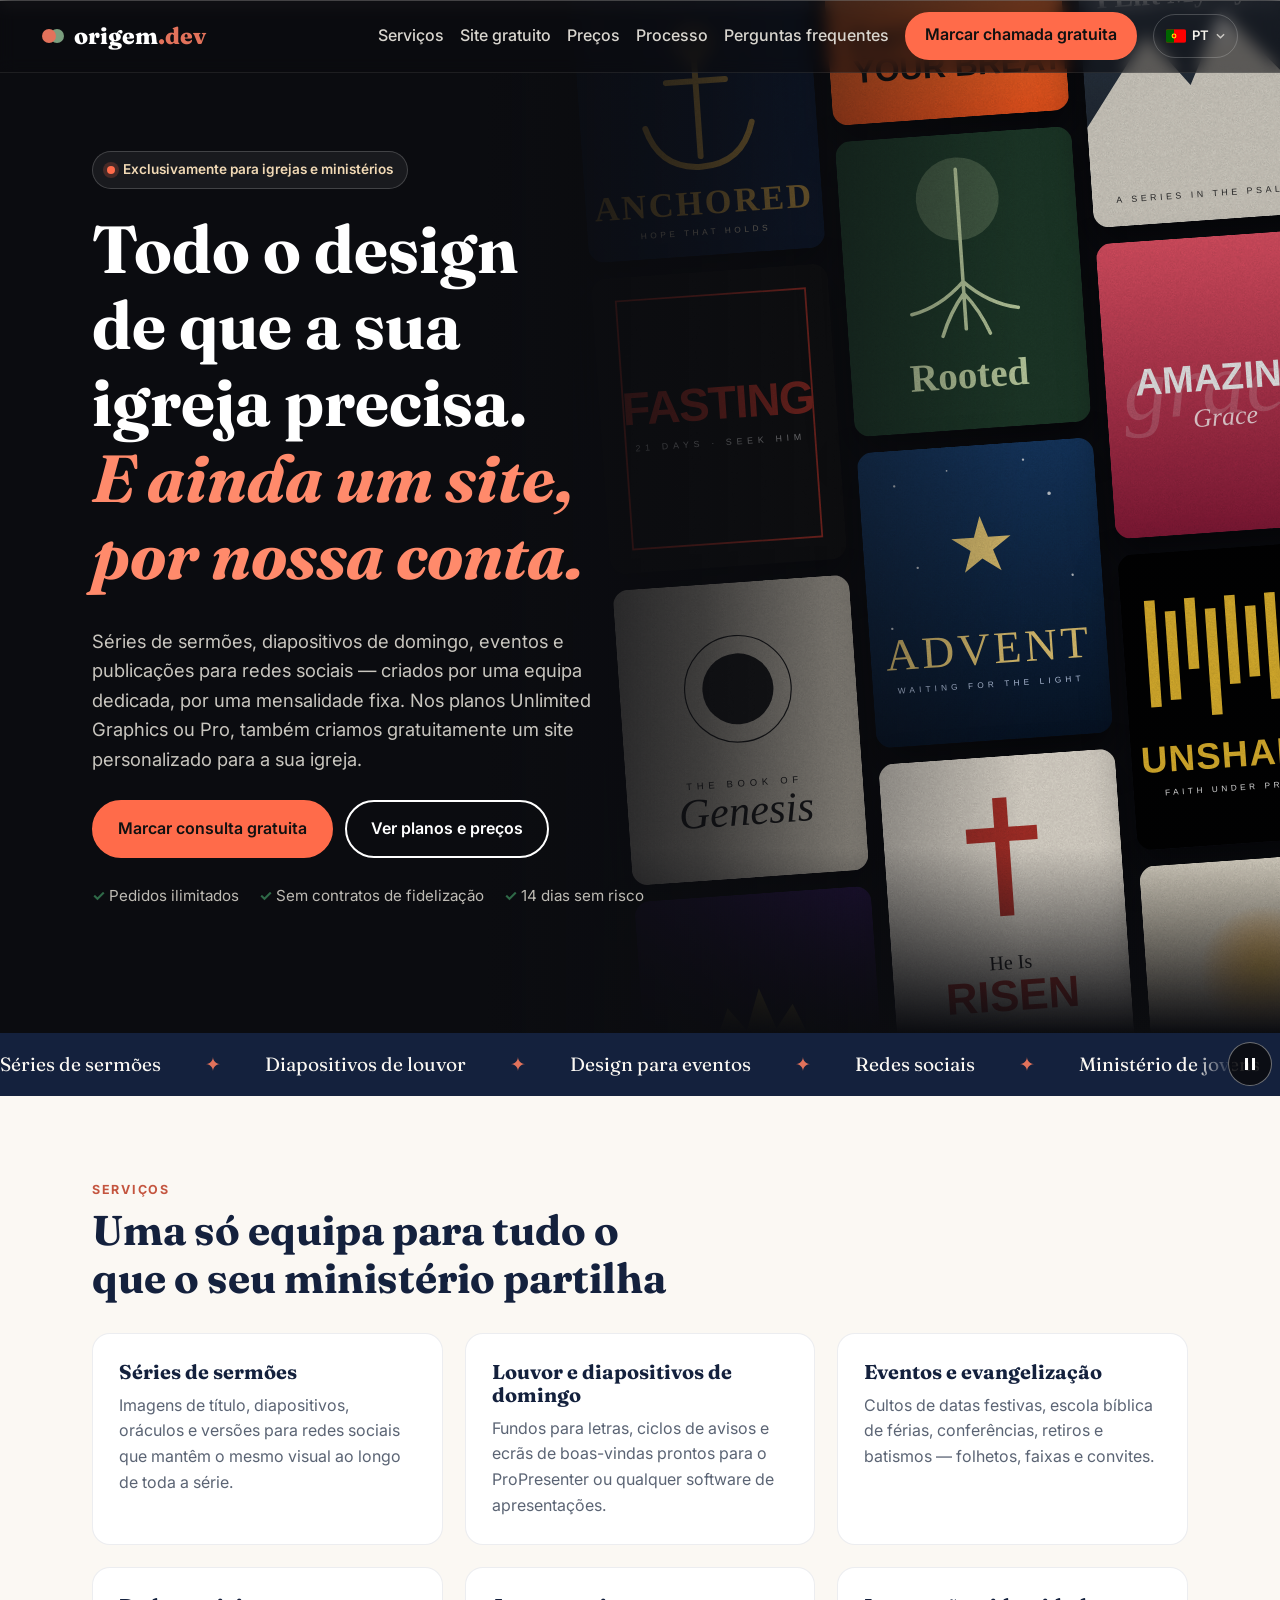
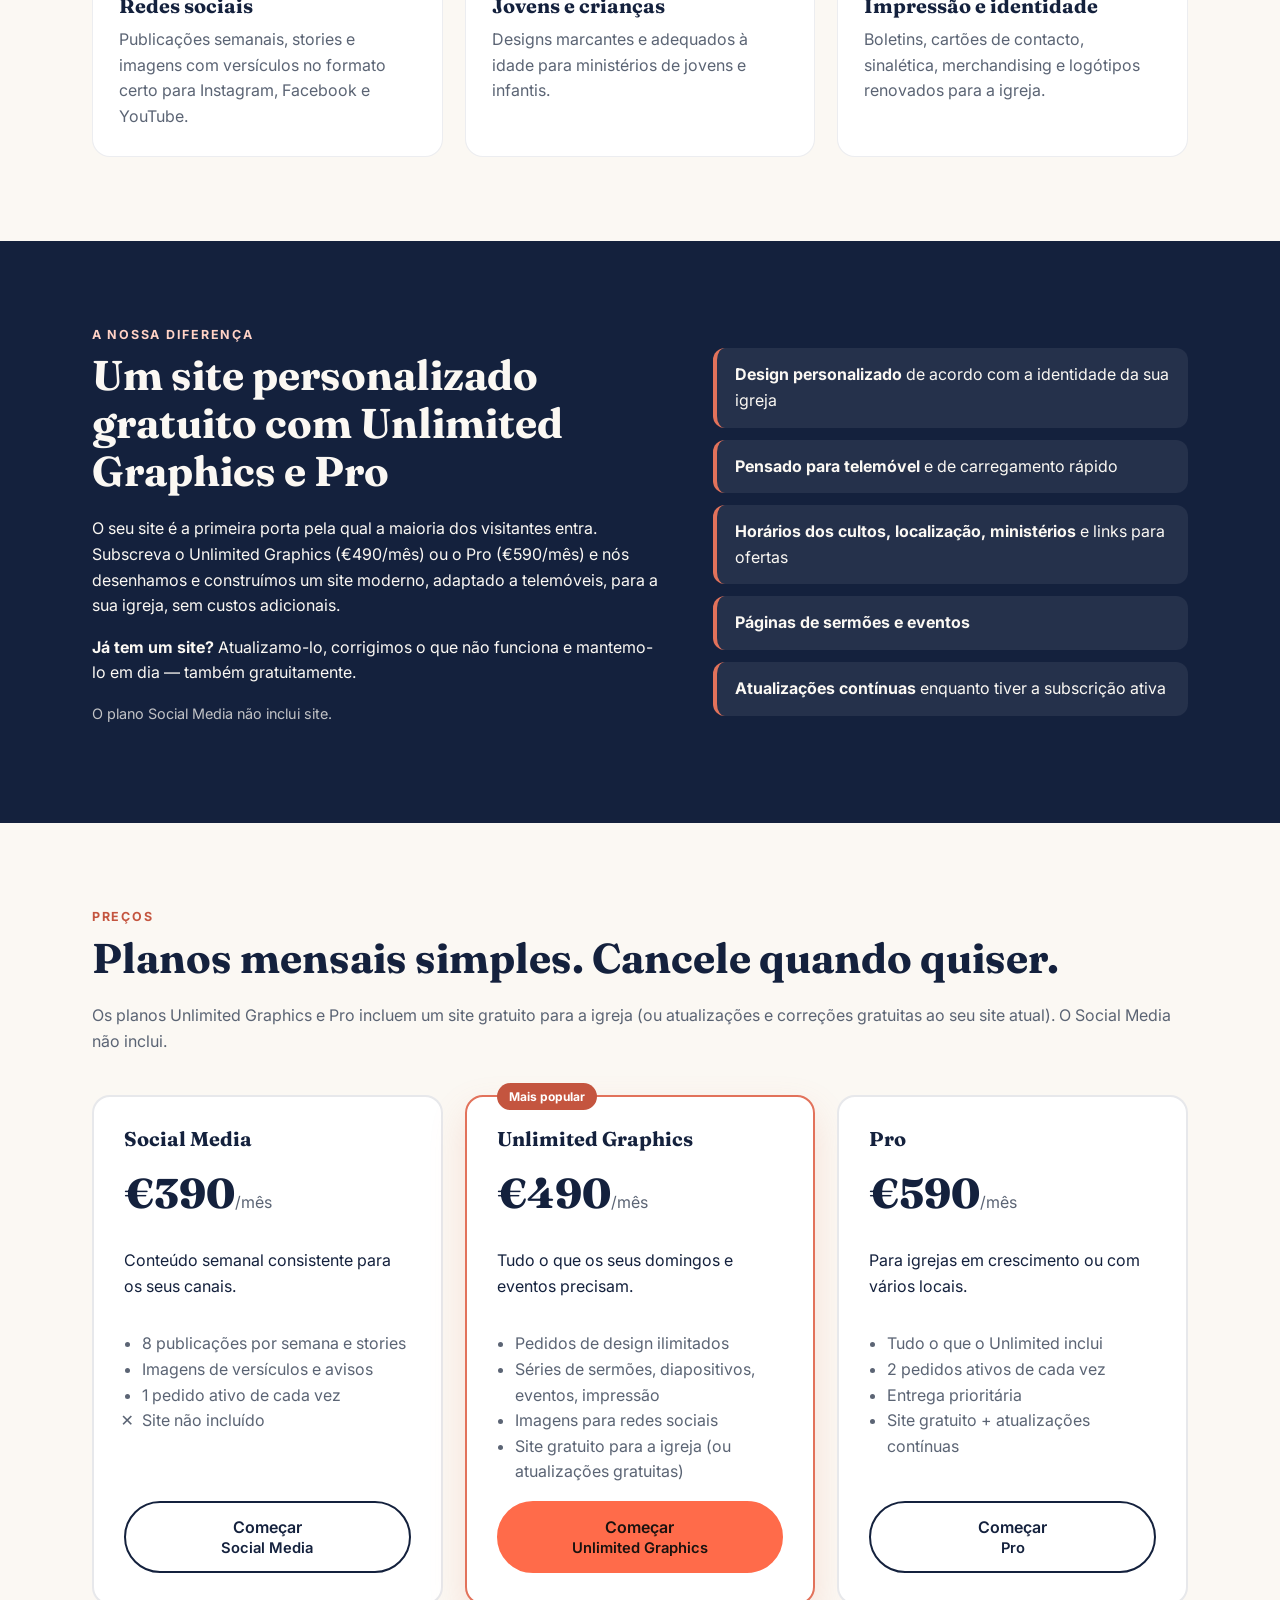
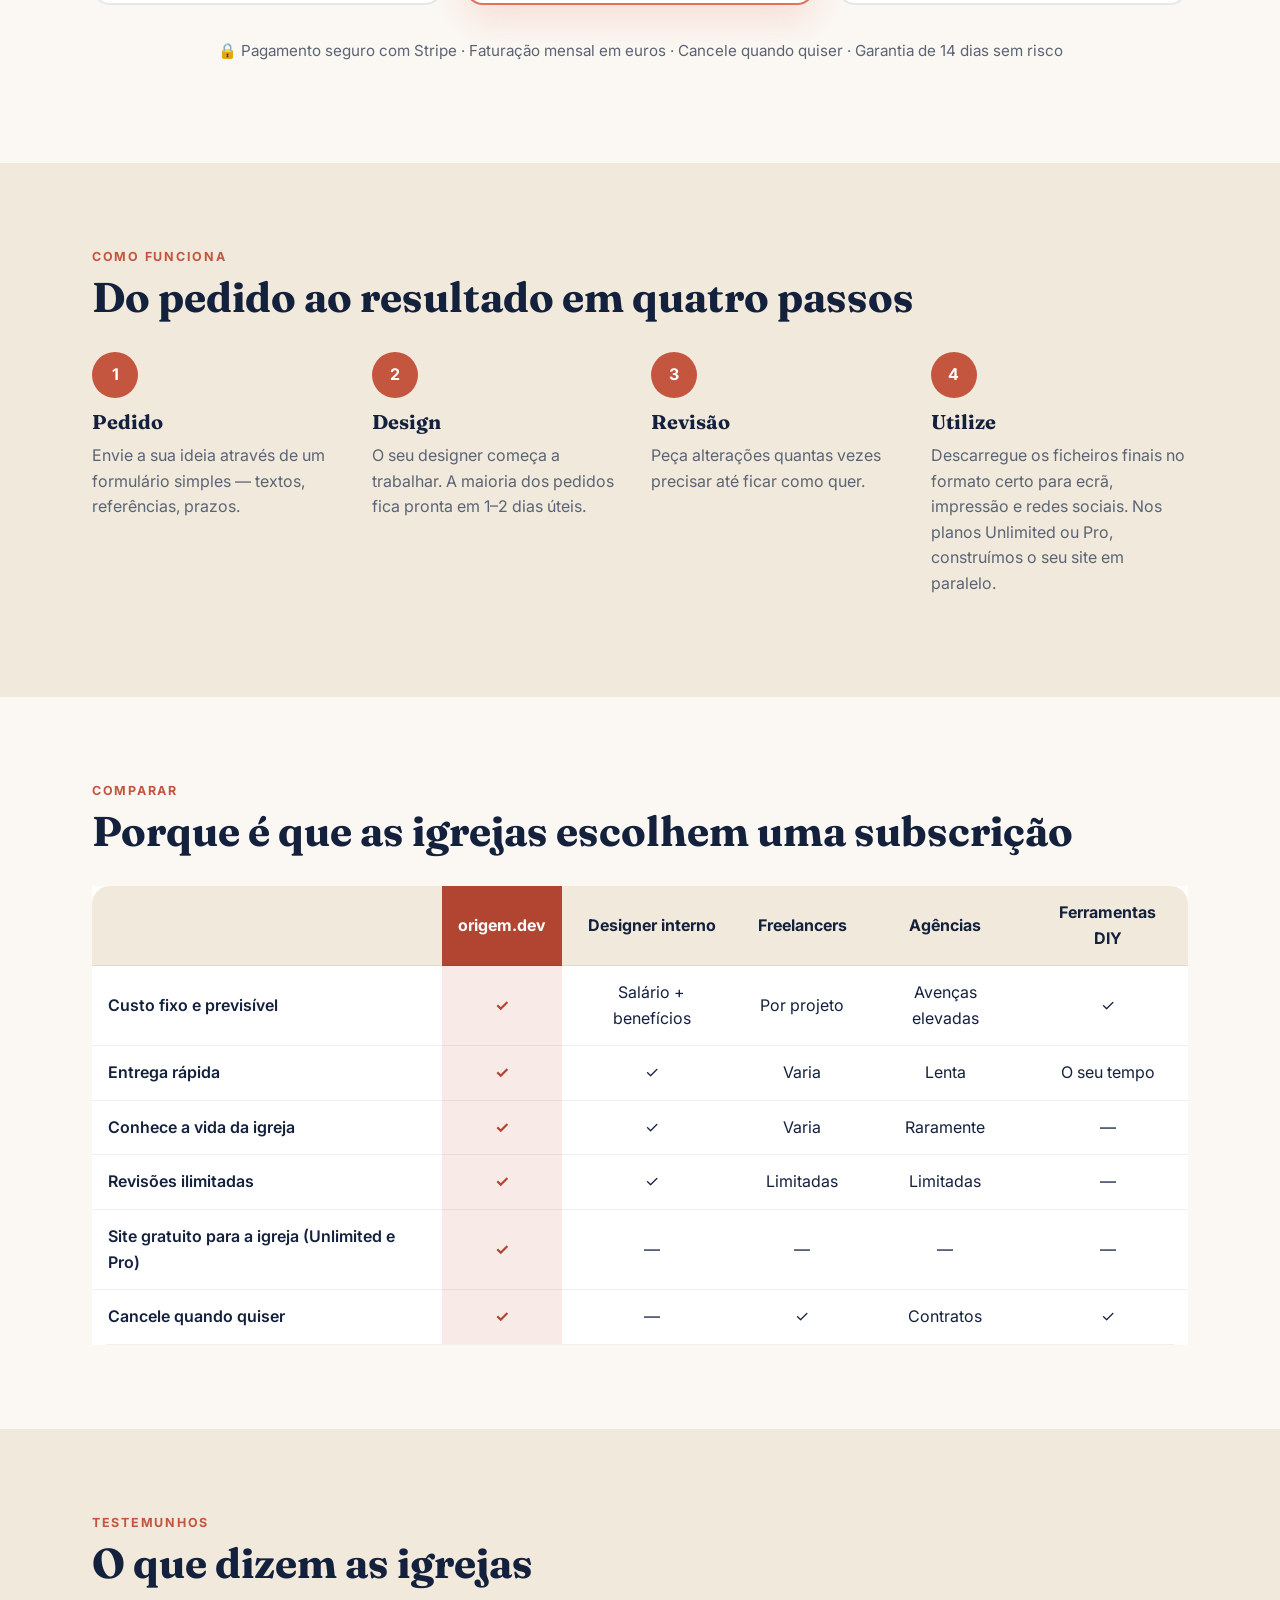
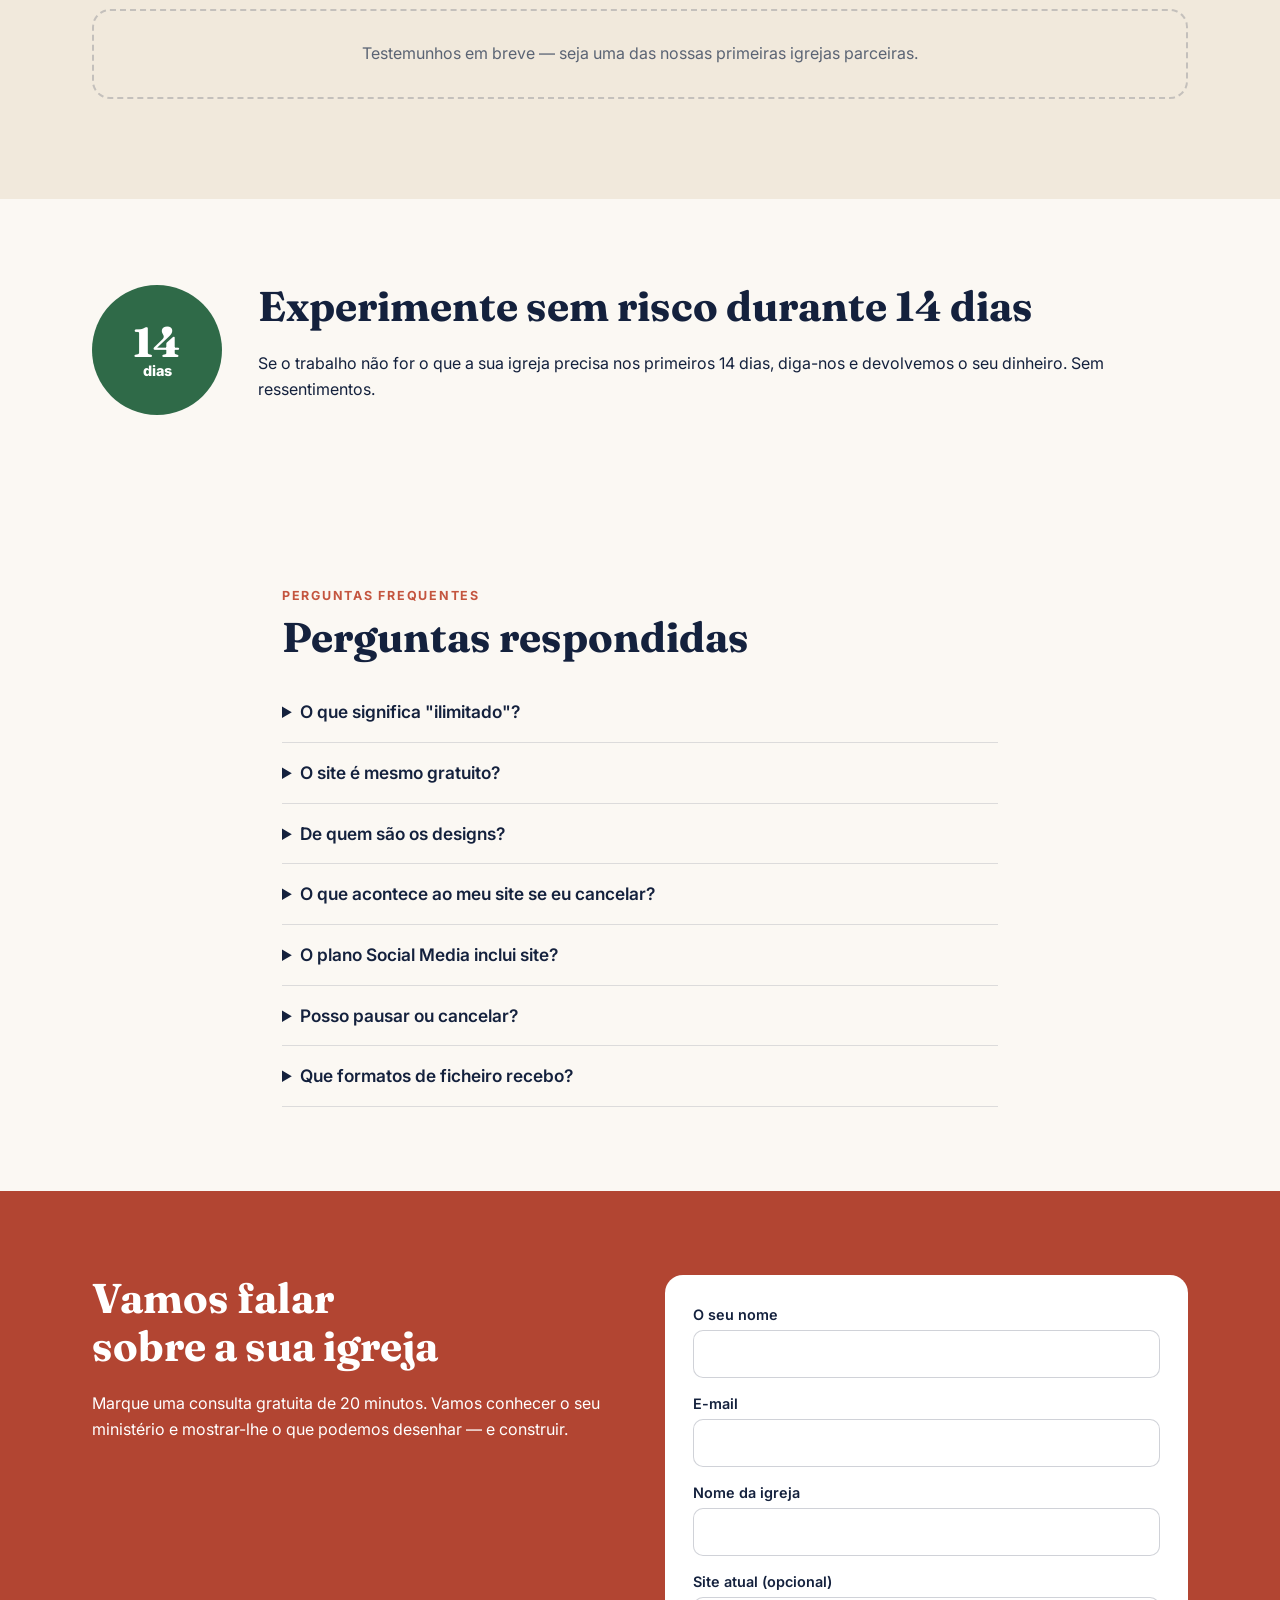
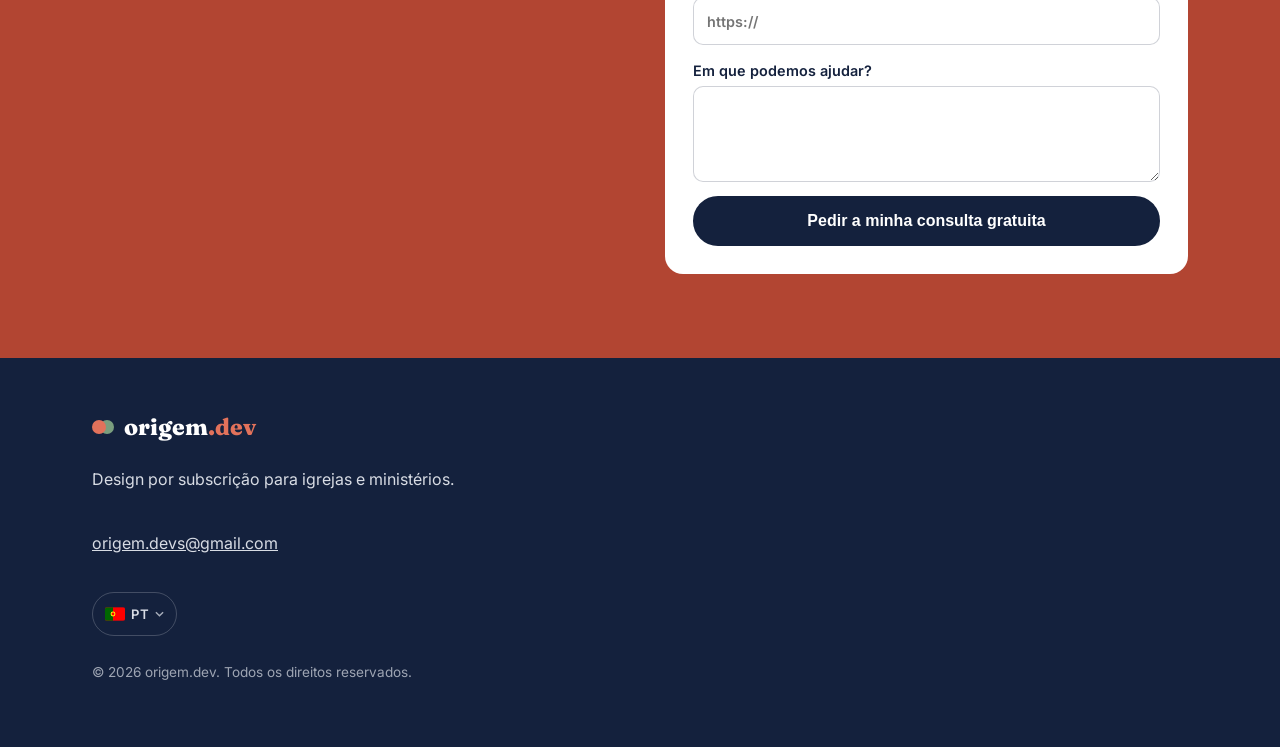
<file: pt/index.html>
<!DOCTYPE html>
<html lang="pt-PT">
<head>
<!-- Stripe Payment Links live in script.js (STRIPE_LINKS). See STRIPE-SETUP.md. -->
<meta charset="UTF-8">
<meta name="viewport" content="width=device-width, initial-scale=1">
<title>origem.dev — Design ilimitado para igrejas + um site gratuito para a sua igreja</title>
<meta name="description" content="Design gráfico por subscrição para igrejas e ministérios. Pedidos ilimitados, entregas rápidas e um site personalizado gratuito para a sua igreja.">
<link rel="preconnect" href="https://fonts.googleapis.com"><link rel="preconnect" href="https://fonts.gstatic.com" crossorigin>
<link href="https://fonts.googleapis.com/css2?family=Fraunces:opsz,wght@9..144,600;9..144,800&family=Inter:wght@400;500;600;700&display=swap" rel="stylesheet">
<link rel="stylesheet" href="/styles.css?v=9023d59a">
<link rel="canonical" href="https://origem.dev/pt/">
<link rel="alternate" hreflang="en" href="https://origem.dev/">
<link rel="alternate" hreflang="pt-PT" href="https://origem.dev/pt/">
<link rel="alternate" hreflang="fr" href="https://origem.dev/fr/">
<link rel="alternate" hreflang="es" href="https://origem.dev/es/">
<link rel="alternate" hreflang="x-default" href="https://origem.dev/">
<script src="/lang.js?v=214ee3d2"></script>
</head>
<body>
<a class="skip" href="#main">Saltar para o conteúdo</a>
<header class="nav" id="top">
  <div class="wrap nav-in">
    <!-- PLACEHOLDER: replace text logo with your logo image -->
    <a href="#" class="logo" aria-label="Página inicial origem.dev"><span class="dot"></span>origem<span>.dev</span></a>
    <button type="button" class="menu-btn" aria-expanded="false" aria-controls="menu" aria-label="Abrir menu" data-label-open="Abrir menu" data-label-close="Fechar menu"><span class="burger" aria-hidden="true"></span></button>
    <nav id="menu" aria-label="Principal">
      <a href="#services">Serviços</a><a href="#website">Site gratuito</a><a href="#pricing">Preços</a><a href="#process">Processo</a><a href="#faq">Perguntas frequentes</a>
      <a href="#contact" class="btn btn-sm">Marcar chamada gratuita</a>
      <div class="lang-sel"><button type="button" class="lang-btn" aria-haspopup="true" aria-expanded="false" aria-controls="lang-list-1" aria-label="Idioma: Português (Portugal)" title="Português (Portugal)"><svg class="flag" viewBox="0 0 30 20" width="20" height="14" aria-hidden="true"><rect width="30" height="20" fill="#f00"/><rect width="12" height="20" fill="#060"/><circle cx="12" cy="10" r="3.6" fill="#ff0"/><circle cx="12" cy="10" r="2.2" fill="#f00"/></svg><span class="lc">PT</span><svg class="caret" viewBox="0 0 10 6" width="9" height="6" aria-hidden="true"><path d="M1 1l4 4 4-4" fill="none" stroke="currentColor" stroke-width="1.6"/></svg></button><ul class="lang-list" id="lang-list-1" hidden><li><a href="/" data-lang="en" hreflang="en" lang="en" title="United States (English)" aria-label="United States (English)"><svg class="flag" viewBox="0 0 30 20" width="20" height="14" aria-hidden="true"><rect width="30" height="20" fill="#fff"/><path d="M0 0h30v1.54H0zm0 3.08h30v1.54H0zm0 3.08h30v1.54H0zm0 3.08h30v1.54H0zm0 3.08h30v1.54H0zm0 3.08h30v1.54H0zm0 3.08h30V20H0z" fill="#b22234"/><rect width="13" height="10.77" fill="#3c3b6e"/></svg><span class="lc">EN</span></a></li><li><a href="/pt/" data-lang="pt" hreflang="pt-PT" lang="pt-PT" aria-current="true" title="Portugal (Português)" aria-label="Portugal (Português)"><svg class="flag" viewBox="0 0 30 20" width="20" height="14" aria-hidden="true"><rect width="30" height="20" fill="#f00"/><rect width="12" height="20" fill="#060"/><circle cx="12" cy="10" r="3.6" fill="#ff0"/><circle cx="12" cy="10" r="2.2" fill="#f00"/></svg><span class="lc">PT</span></a></li><li><a href="/fr/" data-lang="fr" hreflang="fr" lang="fr" title="France (Français)" aria-label="France (Français)"><svg class="flag" viewBox="0 0 30 20" width="20" height="14" aria-hidden="true"><rect width="30" height="20" fill="#ef4135"/><rect width="20" height="20" fill="#fff"/><rect width="10" height="20" fill="#0055a4"/></svg><span class="lc">FR</span></a></li><li><a href="/es/" data-lang="es" hreflang="es" lang="es" title="España (Español)" aria-label="España (Español)"><svg class="flag" viewBox="0 0 30 20" width="20" height="14" aria-hidden="true"><rect width="30" height="20" fill="#aa151b"/><rect y="5" width="30" height="10" fill="#f1bf00"/></svg><span class="lc">ES</span></a></li></ul></div>
    </nav>
  </div>
</header>

<main id="main">
<section class="hero">
  <!-- SAMPLE PLACEHOLDERS: these sermon-series posters (assets/*.svg) are original mock-ups; replace with real church work later. -->
  <div class="poster-grid" aria-hidden="true"><div class="pcol pcol0"><img src="/assets/anchored.svg" alt="" width="400" height="500"><img src="/assets/fasting.svg" alt="" width="400" height="500"><img src="/assets/genesis.svg" alt="" width="400" height="500"><img src="/assets/kingdom.svg" alt="" width="400" height="500"><img src="/assets/anchored.svg" alt="" width="400" height="500"><img src="/assets/fasting.svg" alt="" width="400" height="500"><img src="/assets/genesis.svg" alt="" width="400" height="500"><img src="/assets/kingdom.svg" alt="" width="400" height="500"></div><div class="pcol pcol1"><img src="/assets/breath.svg" alt="" width="400" height="500"><img src="/assets/rooted.svg" alt="" width="400" height="500"><img src="/assets/advent.svg" alt="" width="400" height="500"><img src="/assets/risen.svg" alt="" width="400" height="500"><img src="/assets/breath.svg" alt="" width="400" height="500"><img src="/assets/rooted.svg" alt="" width="400" height="500"><img src="/assets/advent.svg" alt="" width="400" height="500"><img src="/assets/risen.svg" alt="" width="400" height="500"></div><div class="pcol pcol2"><img src="/assets/mountain.svg" alt="" width="400" height="500"><img src="/assets/grace.svg" alt="" width="400" height="500"><img src="/assets/unshaken.svg" alt="" width="400" height="500"><img src="/assets/light.svg" alt="" width="400" height="500"><img src="/assets/mountain.svg" alt="" width="400" height="500"><img src="/assets/grace.svg" alt="" width="400" height="500"><img src="/assets/unshaken.svg" alt="" width="400" height="500"><img src="/assets/light.svg" alt="" width="400" height="500"></div></div>
  <div class="hero-shade" aria-hidden="true"></div>
  <div class="wrap hero-in">
    <div class="hero-copy">
      <p class="pill"><span></span>Exclusivamente para igrejas e ministérios</p>
      <h1>Todo o design de que a sua igreja precisa. <em>E ainda um site, por nossa conta.</em></h1>
      <p class="lead">Séries de sermões, diapositivos de domingo, eventos e publicações para redes sociais — criados por uma equipa dedicada, por uma mensalidade fixa. Nos planos Unlimited Graphics ou Pro, também criamos gratuitamente um site personalizado para a sua igreja.</p>
      <div class="cta-row"><a href="#contact" class="btn">Marcar consulta gratuita</a><a href="#pricing" class="btn btn-ghost">Ver planos e preços</a></div>
      <ul class="checks"><li>Pedidos ilimitados</li><li>Sem contratos de fidelização</li><li>14 dias sem risco</li></ul>
    </div>
  </div>
</section>

<section class="marquee" aria-label="O que criamos">
  <div class="track">
    <span>Séries de sermões</span><span>Diapositivos de louvor</span><span>Design para eventos</span><span>Redes sociais</span><span>Ministério de jovens</span><span>Ministério infantil</span><span>Boletins</span><span>Faixas e sinalética</span><span>Logótipos e identidade</span><span>Sites para igrejas</span>
    <span aria-hidden="true">Séries de sermões</span><span aria-hidden="true">Diapositivos de louvor</span><span aria-hidden="true">Design para eventos</span><span aria-hidden="true">Redes sociais</span><span aria-hidden="true">Ministério de jovens</span><span aria-hidden="true">Ministério infantil</span><span aria-hidden="true">Boletins</span><span aria-hidden="true">Faixas e sinalética</span><span aria-hidden="true">Logótipos e identidade</span><span aria-hidden="true">Sites para igrejas</span>
  </div>
  <button type="button" class="mq-pause" aria-pressed="false" data-pause="Pausar a lista" data-play="Retomar a lista" aria-label="Pausar a lista"><span class="mq-ico" aria-hidden="true"></span></button>
</section>

<section id="services" class="sec">
  <div class="wrap">
    <p class="eyebrow">Serviços</p>
    <h2>Uma só equipa para tudo o que o seu ministério partilha</h2>
    <div class="grid g3">
      <article class="tile"><h3>Séries de sermões</h3><p>Imagens de título, diapositivos, oráculos e versões para redes sociais que mantêm o mesmo visual ao longo de toda a série.</p></article>
      <article class="tile"><h3>Louvor e diapositivos de domingo</h3><p>Fundos para letras, ciclos de avisos e ecrãs de boas-vindas prontos para o ProPresenter ou qualquer software de apresentações.</p></article>
      <article class="tile"><h3>Eventos e evangelização</h3><p>Cultos de datas festivas, escola bíblica de férias, conferências, retiros e batismos — folhetos, faixas e convites.</p></article>
      <article class="tile"><h3>Redes sociais</h3><p>Publicações semanais, stories e imagens com versículos no formato certo para Instagram, Facebook e YouTube.</p></article>
      <article class="tile"><h3>Jovens e crianças</h3><p>Designs marcantes e adequados à idade para ministérios de jovens e infantis.</p></article>
      <article class="tile"><h3>Impressão e identidade</h3><p>Boletins, cartões de contacto, sinalética, merchandising e logótipos renovados para a igreja.</p></article>
    </div>
  </div>
</section>

<section id="website" class="sec feature">
  <div class="wrap feature-in">
    <div>
      <p class="eyebrow light">A nossa diferença</p>
      <h2>Um site personalizado gratuito com Unlimited Graphics e Pro</h2>
      <p>O seu site é a primeira porta pela qual a maioria dos visitantes entra. Subscreva o Unlimited Graphics (€490/mês) ou o Pro (€590/mês) e nós desenhamos e construímos um site moderno, adaptado a telemóveis, para a sua igreja, sem custos adicionais.</p>
      <p><strong>Já tem um site?</strong> Atualizamo-lo, corrigimos o que não funciona e mantemo-lo em dia — também gratuitamente.</p>
      <p class="small-note">O plano Social Media não inclui site.</p>
    </div>
    <ul class="feature-list">
      <li><b>Design personalizado</b> de acordo com a identidade da sua igreja</li>
      <li><b>Pensado para telemóvel</b> e de carregamento rápido</li>
      <li><b>Horários dos cultos, localização, ministérios</b> e links para ofertas</li>
      <li><b>Páginas de sermões e eventos</b></li>
      <li><b>Atualizações contínuas</b> enquanto tiver a subscrição ativa</li>
    </ul>
  </div>
</section>

<section id="pricing" class="sec">
  <div class="wrap">
    <p class="eyebrow">Preços</p>
    <h2>Planos mensais simples. Cancele quando quiser.</h2>
    <p class="sub">Os planos Unlimited Graphics e Pro incluem um site gratuito para a igreja (ou atualizações e correções gratuitas ao seu site atual). O Social Media não inclui.</p>
    <!-- PLACEHOLDER PRICES: edit the plan names, prices and features below before launch -->
    <div class="grid g3 plans">
      <article class="plan">
        <h3>Social Media</h3>
        <p class="price"><span class="amt">€390</span>/mês</p><!-- PLACEHOLDER price -->
        <p>Conteúdo semanal consistente para os seus canais.</p>
        <ul><li>8 publicações por semana e stories</li><li>Imagens de versículos e avisos</li><li>1 pedido ativo de cada vez</li><li class="no">Site não incluído</li></ul>
        <a href="#contact" data-plan="social" class="btn btn-ghost"><span class="btn-label">Começar</span><span class="btn-plan">Social Media</span></a>
      </article>
      <article class="plan popular">
        <span class="badge">Mais popular</span>
        <h3>Unlimited Graphics</h3>
        <p class="price"><span class="amt">€490</span>/mês</p><!-- PLACEHOLDER price -->
        <p>Tudo o que os seus domingos e eventos precisam.</p>
        <ul><li>Pedidos de design ilimitados</li><li>Séries de sermões, diapositivos, eventos, impressão</li><li>Imagens para redes sociais</li><li>Site gratuito para a igreja (ou atualizações gratuitas)</li></ul>
        <a href="#contact" data-plan="unlimited" class="btn"><span class="btn-label">Começar</span><span class="btn-plan">Unlimited Graphics</span></a>
      </article>
      <article class="plan">
        <h3>Pro</h3>
        <p class="price"><span class="amt">€590</span>/mês</p><!-- PLACEHOLDER price -->
        <p>Para igrejas em crescimento ou com vários locais.</p>
        <ul><li>Tudo o que o Unlimited inclui</li><li>2 pedidos ativos de cada vez</li><li>Entrega prioritária</li><li>Site gratuito + atualizações contínuas</li></ul>
        <a href="#contact" data-plan="pro" class="btn btn-ghost"><span class="btn-label">Começar</span><span class="btn-plan">Pro</span></a>
      </article>
    </div>
    <p class="secure">🔒 Pagamento seguro com Stripe · Faturação mensal em euros · Cancele quando quiser · Garantia de 14 dias sem risco</p>
  </div>
</section>

<section id="process" class="sec alt">
  <div class="wrap">
    <p class="eyebrow">Como funciona</p>
    <h2>Do pedido ao resultado em quatro passos</h2>
    <ol class="steps">
      <li><span>1</span><h3>Pedido</h3><p>Envie a sua ideia através de um formulário simples — textos, referências, prazos.</p></li>
      <li><span>2</span><h3>Design</h3><p>O seu designer começa a trabalhar. A maioria dos pedidos fica pronta em 1–2 dias úteis.</p></li><!-- PLACEHOLDER: confirm turnaround -->
      <li><span>3</span><h3>Revisão</h3><p>Peça alterações quantas vezes precisar até ficar como quer.</p></li>
      <li><span>4</span><h3>Utilize</h3><p>Descarregue os ficheiros finais no formato certo para ecrã, impressão e redes sociais. Nos planos Unlimited ou Pro, construímos o seu site em paralelo.</p></li>
    </ol>
  </div>
</section>

<section class="sec">
  <div class="wrap">
    <p class="eyebrow">Comparar</p>
    <h2>Porque é que as igrejas escolhem uma subscrição</h2>
    <div class="table-wrap">
    <table>
      <caption class="sr">Comparação da origem.dev com outras opções</caption>
      <thead><tr><th scope="col"><span class="sr">Característica</span></th><th scope="col" class="us">origem.dev</th><th scope="col">Designer interno</th><th scope="col">Freelancers</th><th scope="col">Agências</th><th scope="col">Ferramentas DIY</th></tr></thead>
      <tbody>
        <tr><th scope="row">Custo fixo e previsível</th><td class="us"><span aria-hidden="true">✓</span><span class="sr">Incluído</span></td><td>Salário + benefícios</td><td>Por projeto</td><td>Avenças elevadas</td><td><span aria-hidden="true">✓</span><span class="sr">Incluído</span></td></tr>
        <tr><th scope="row">Entrega rápida</th><td class="us"><span aria-hidden="true">✓</span><span class="sr">Incluído</span></td><td><span aria-hidden="true">✓</span><span class="sr">Incluído</span></td><td>Varia</td><td>Lenta</td><td>O seu tempo</td></tr>
        <tr><th scope="row">Conhece a vida da igreja</th><td class="us"><span aria-hidden="true">✓</span><span class="sr">Incluído</span></td><td><span aria-hidden="true">✓</span><span class="sr">Incluído</span></td><td>Varia</td><td>Raramente</td><td><span aria-hidden="true">—</span><span class="sr">Não incluído</span></td></tr>
        <tr><th scope="row">Revisões ilimitadas</th><td class="us"><span aria-hidden="true">✓</span><span class="sr">Incluído</span></td><td><span aria-hidden="true">✓</span><span class="sr">Incluído</span></td><td>Limitadas</td><td>Limitadas</td><td><span aria-hidden="true">—</span><span class="sr">Não incluído</span></td></tr>
        <tr><th scope="row">Site gratuito para a igreja (Unlimited e Pro)</th><td class="us"><span aria-hidden="true">✓</span><span class="sr">Incluído</span></td><td><span aria-hidden="true">—</span><span class="sr">Não incluído</span></td><td><span aria-hidden="true">—</span><span class="sr">Não incluído</span></td><td><span aria-hidden="true">—</span><span class="sr">Não incluído</span></td><td><span aria-hidden="true">—</span><span class="sr">Não incluído</span></td></tr>
        <tr><th scope="row">Cancele quando quiser</th><td class="us"><span aria-hidden="true">✓</span><span class="sr">Incluído</span></td><td><span aria-hidden="true">—</span><span class="sr">Não incluído</span></td><td><span aria-hidden="true">✓</span><span class="sr">Incluído</span></td><td>Contratos</td><td><span aria-hidden="true">✓</span><span class="sr">Incluído</span></td></tr>
      </tbody>
    </table>
    </div>
  </div>
</section>

<section class="sec alt">
  <div class="wrap">
    <p class="eyebrow">Testemunhos</p>
    <h2>O que dizem as igrejas</h2>
    <!-- PLACEHOLDER: add real testimonials from real clients only -->
    <p class="placeholder">Testemunhos em breve — seja uma das nossas primeiras igrejas parceiras.</p>
  </div>
</section>

<section class="sec guarantee">
  <div class="wrap g-in">
    <div class="seal" aria-hidden="true">14<small>dias</small></div>
    <div>
      <h2>Experimente sem risco durante 14 dias</h2>
      <p>Se o trabalho não for o que a sua igreja precisa nos primeiros 14 dias, diga-nos e devolvemos o seu dinheiro. Sem ressentimentos.</p><!-- PLACEHOLDER: confirm refund policy terms -->
    </div>
  </div>
</section>

<section id="faq" class="sec">
  <div class="wrap narrow">
    <p class="eyebrow">Perguntas frequentes</p>
    <h2>Perguntas respondidas</h2>
    <details><summary>O que significa "ilimitado"?</summary><p>Envie quantos pedidos quiser. Tratamos deles por ordem, um de cada vez (ou mais, consoante o seu plano).</p></details>
    <details><summary>O site é mesmo gratuito?</summary><p>Sim, nos planos Unlimited Graphics (€490/mês) e Pro (€590/mês). Essas igrejas recebem um site personalizado, desenhado e construído sem custos adicionais. Se já tiver um, atualizamo-lo e corrigimo-lo.</p></details>
    <details><summary>De quem são os designs?</summary><p>São seus. Todos os ficheiros finais são seus para usar como o seu ministério precisar.</p></details>
    <details><summary>O que acontece ao meu site se eu cancelar?</summary><p>Falamos consigo sobre as opções — incluindo entregar-lhe o site para que fique com ele.</p></details><!-- PLACEHOLDER: confirm policy -->
    <details><summary>O plano Social Media inclui site?</summary><p>Não. O site gratuito (ou atualizações gratuitas ao seu site atual) está incluído nos planos Unlimited Graphics e Pro. Pode mudar de plano a qualquer momento.</p></details>
    <details><summary>Posso pausar ou cancelar?</summary><p>Sim. Não há contratos de longa duração.</p></details>
    <details><summary>Que formatos de ficheiro recebo?</summary><p>PNG, JPG, PDF e ficheiros-fonte a pedido, no formato certo para ecrã, impressão e redes sociais.</p></details>
  </div>
</section>

<section id="contact" class="sec cta">
  <div class="wrap cta-in">
    <div>
      <h2>Vamos falar sobre a sua igreja</h2>
      <p>Marque uma consulta gratuita de 20 minutos. Vamos conhecer o seu ministério e mostrar-lhe o que podemos desenhar — e construir.</p>
    </div>
    <!-- PLACEHOLDER: replace mailto with your real form endpoint (Formspree, Netlify Forms, etc.) and email -->
    <form class="form" action="mailto:origem.devs@gmail.com" method="post" enctype="text/plain">
      <label>O seu nome<input name="name" required autocomplete="name"></label>
      <label>E-mail<input type="email" name="email" required autocomplete="email"></label>
      <label>Nome da igreja<input name="church" required></label>
      <label>Site atual (opcional)<input type="url" name="website" placeholder="https://"></label>
      <label>Em que podemos ajudar?<textarea name="message" rows="3"></textarea></label>
      <button class="btn" type="submit">Pedir a minha consulta gratuita</button>
    </form>
  </div>
</section>
</main>

<footer class="foot">
  <div class="wrap foot-in">
    <a href="#" class="logo"><span class="dot"></span>origem<span>.dev</span></a>
    <p>Design por subscrição para igrejas e ministérios.</p>
    <p><a href="mailto:origem.devs@gmail.com">origem.devs@gmail.com</a></p><!-- PLACEHOLDER email -->
    <div class="lang-sel"><button type="button" class="lang-btn" aria-haspopup="true" aria-expanded="false" aria-controls="lang-list-2" aria-label="Idioma: Português (Portugal)" title="Português (Portugal)"><svg class="flag" viewBox="0 0 30 20" width="20" height="14" aria-hidden="true"><rect width="30" height="20" fill="#f00"/><rect width="12" height="20" fill="#060"/><circle cx="12" cy="10" r="3.6" fill="#ff0"/><circle cx="12" cy="10" r="2.2" fill="#f00"/></svg><span class="lc">PT</span><svg class="caret" viewBox="0 0 10 6" width="9" height="6" aria-hidden="true"><path d="M1 1l4 4 4-4" fill="none" stroke="currentColor" stroke-width="1.6"/></svg></button><ul class="lang-list" id="lang-list-2" hidden><li><a href="/" data-lang="en" hreflang="en" lang="en" title="United States (English)" aria-label="United States (English)"><svg class="flag" viewBox="0 0 30 20" width="20" height="14" aria-hidden="true"><rect width="30" height="20" fill="#fff"/><path d="M0 0h30v1.54H0zm0 3.08h30v1.54H0zm0 3.08h30v1.54H0zm0 3.08h30v1.54H0zm0 3.08h30v1.54H0zm0 3.08h30v1.54H0zm0 3.08h30V20H0z" fill="#b22234"/><rect width="13" height="10.77" fill="#3c3b6e"/></svg><span class="lc">EN</span></a></li><li><a href="/pt/" data-lang="pt" hreflang="pt-PT" lang="pt-PT" aria-current="true" title="Portugal (Português)" aria-label="Portugal (Português)"><svg class="flag" viewBox="0 0 30 20" width="20" height="14" aria-hidden="true"><rect width="30" height="20" fill="#f00"/><rect width="12" height="20" fill="#060"/><circle cx="12" cy="10" r="3.6" fill="#ff0"/><circle cx="12" cy="10" r="2.2" fill="#f00"/></svg><span class="lc">PT</span></a></li><li><a href="/fr/" data-lang="fr" hreflang="fr" lang="fr" title="France (Français)" aria-label="France (Français)"><svg class="flag" viewBox="0 0 30 20" width="20" height="14" aria-hidden="true"><rect width="30" height="20" fill="#ef4135"/><rect width="20" height="20" fill="#fff"/><rect width="10" height="20" fill="#0055a4"/></svg><span class="lc">FR</span></a></li><li><a href="/es/" data-lang="es" hreflang="es" lang="es" title="España (Español)" aria-label="España (Español)"><svg class="flag" viewBox="0 0 30 20" width="20" height="14" aria-hidden="true"><rect width="30" height="20" fill="#aa151b"/><rect y="5" width="30" height="10" fill="#f1bf00"/></svg><span class="lc">ES</span></a></li></ul></div>
    <p class="small">© <span id="yr">2026</span> origem.dev. Todos os direitos reservados.</p>
  </div>
</footer>
<script src="/script.js?v=15600176"></script>
</body>
</html>
</file>
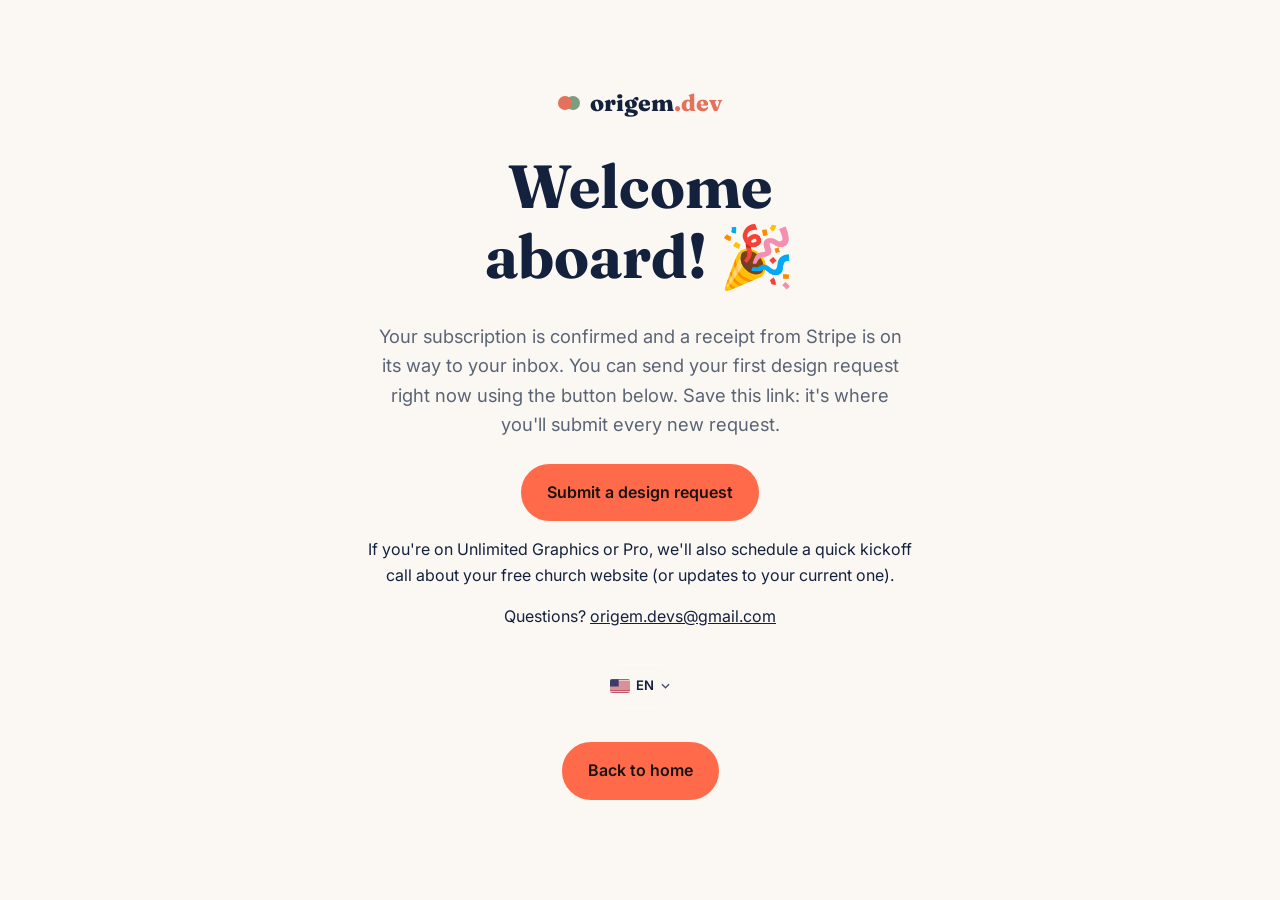
<file: thank-you.html>
<!DOCTYPE html><html lang="en"><head><meta charset="UTF-8"><meta name="viewport" content="width=device-width, initial-scale=1">
<title>Thank you — origem.dev</title><meta name="robots" content="noindex">
<link href="https://fonts.googleapis.com/css2?family=Fraunces:opsz,wght@9..144,600;9..144,800&family=Inter:wght@400;600&display=swap" rel="stylesheet"><link rel="stylesheet" href="/styles.css?v=9023d59a"><link rel="canonical" href="https://origem.dev/thank-you.html">
<link rel="alternate" hreflang="en" href="https://origem.dev/thank-you.html">
<link rel="alternate" hreflang="pt-PT" href="https://origem.dev/pt/thank-you.html">
<link rel="alternate" hreflang="fr" href="https://origem.dev/fr/thank-you.html">
<link rel="alternate" hreflang="es" href="https://origem.dev/es/thank-you.html">
<link rel="alternate" hreflang="x-default" href="https://origem.dev/thank-you.html">
<script src="/lang.js?v=214ee3d2"></script></head>
<body><main class="ty"><div class="box">
<a href="/" class="logo" style="justify-content:center"><span class="dot"></span>origem<span>.dev</span></a>
<h1 style="margin-top:30px">Welcome aboard! 🎉</h1>
<p class="lead" style="margin:auto">Your subscription is confirmed and a receipt from Stripe is on its way to your inbox. You can send your first design request right now using the button below. Save this link: it's where you'll submit every new request.</p>
<p style="margin-top:24px"><a class="btn" href="https://tally.so/r/e5MJWq" target="_blank" rel="noopener">Submit a design request</a></p>
<p>If you're on Unlimited Graphics or Pro, we'll also schedule a quick kickoff call about your free church website (or updates to your current one).</p>
<p>Questions? <a href="mailto:origem.devs@gmail.com">origem.devs@gmail.com</a></p><!-- PLACEHOLDER email -->
<div class="lang-sel"><button type="button" class="lang-btn" aria-haspopup="true" aria-expanded="false" aria-controls="lang-list-1" aria-label="Language: English (United States)" title="English (United States)"><svg class="flag" viewBox="0 0 30 20" width="20" height="14" aria-hidden="true"><rect width="30" height="20" fill="#fff"/><path d="M0 0h30v1.54H0zm0 3.08h30v1.54H0zm0 3.08h30v1.54H0zm0 3.08h30v1.54H0zm0 3.08h30v1.54H0zm0 3.08h30v1.54H0zm0 3.08h30V20H0z" fill="#b22234"/><rect width="13" height="10.77" fill="#3c3b6e"/></svg><span class="lc">EN</span><svg class="caret" viewBox="0 0 10 6" width="9" height="6" aria-hidden="true"><path d="M1 1l4 4 4-4" fill="none" stroke="currentColor" stroke-width="1.6"/></svg></button><ul class="lang-list" id="lang-list-1" hidden><li><a href="/thank-you.html" data-lang="en" hreflang="en" lang="en" aria-current="true" title="United States (English)" aria-label="United States (English)"><svg class="flag" viewBox="0 0 30 20" width="20" height="14" aria-hidden="true"><rect width="30" height="20" fill="#fff"/><path d="M0 0h30v1.54H0zm0 3.08h30v1.54H0zm0 3.08h30v1.54H0zm0 3.08h30v1.54H0zm0 3.08h30v1.54H0zm0 3.08h30v1.54H0zm0 3.08h30V20H0z" fill="#b22234"/><rect width="13" height="10.77" fill="#3c3b6e"/></svg><span class="lc">EN</span></a></li><li><a href="/pt/thank-you.html" data-lang="pt" hreflang="pt-PT" lang="pt-PT" title="Portugal (Português)" aria-label="Portugal (Português)"><svg class="flag" viewBox="0 0 30 20" width="20" height="14" aria-hidden="true"><rect width="30" height="20" fill="#f00"/><rect width="12" height="20" fill="#060"/><circle cx="12" cy="10" r="3.6" fill="#ff0"/><circle cx="12" cy="10" r="2.2" fill="#f00"/></svg><span class="lc">PT</span></a></li><li><a href="/fr/thank-you.html" data-lang="fr" hreflang="fr" lang="fr" title="France (Français)" aria-label="France (Français)"><svg class="flag" viewBox="0 0 30 20" width="20" height="14" aria-hidden="true"><rect width="30" height="20" fill="#ef4135"/><rect width="20" height="20" fill="#fff"/><rect width="10" height="20" fill="#0055a4"/></svg><span class="lc">FR</span></a></li><li><a href="/es/thank-you.html" data-lang="es" hreflang="es" lang="es" title="España (Español)" aria-label="España (Español)"><svg class="flag" viewBox="0 0 30 20" width="20" height="14" aria-hidden="true"><rect width="30" height="20" fill="#aa151b"/><rect y="5" width="30" height="10" fill="#f1bf00"/></svg><span class="lc">ES</span></a></li></ul></div>
<p><a class="btn" href="/">Back to home</a></p>
</div></main><script src="/script.js?v=15600176"></script></body></html>
</file>
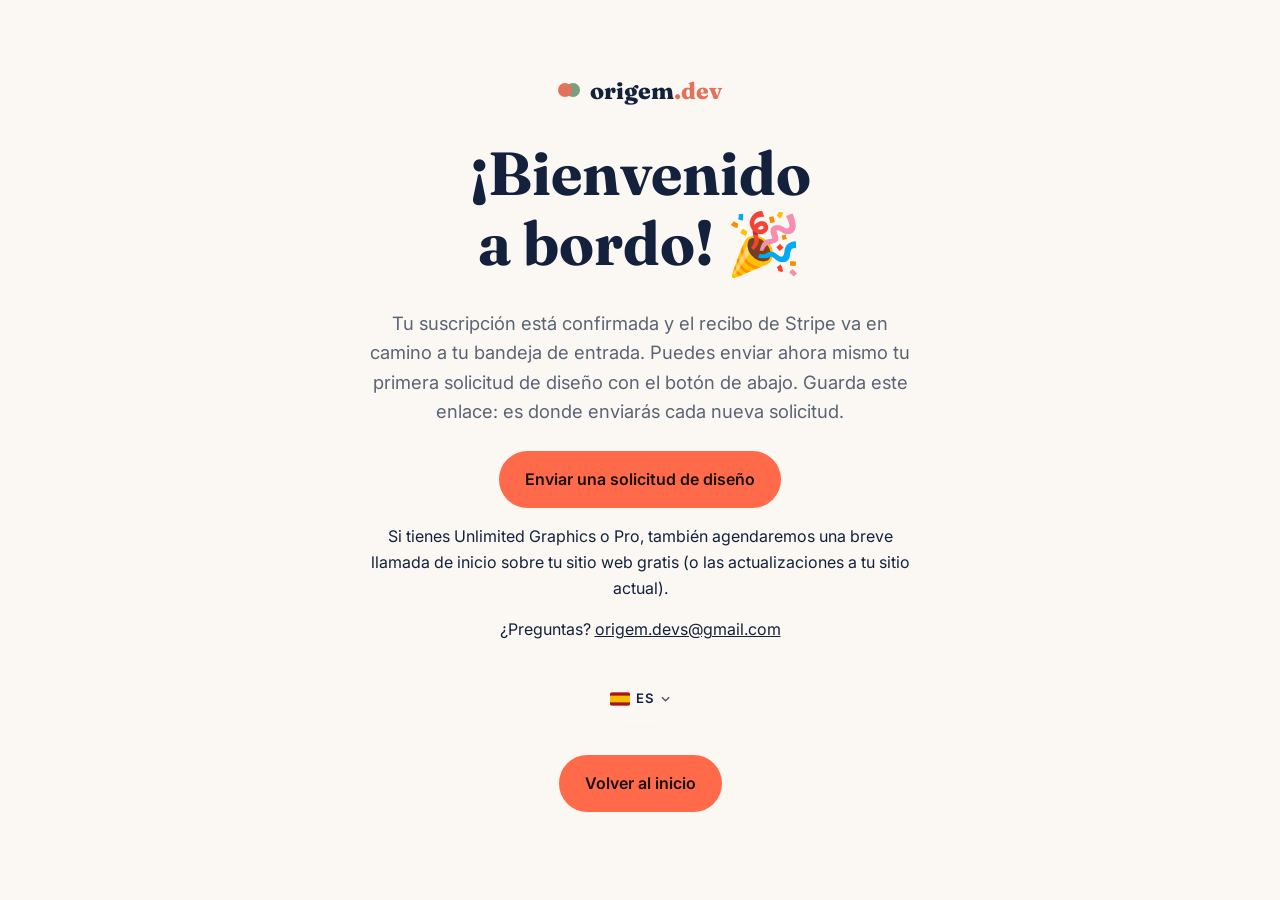
<file: es/thank-you.html>
<!DOCTYPE html><html lang="es"><head><meta charset="UTF-8"><meta name="viewport" content="width=device-width, initial-scale=1">
<title>Gracias — origem.dev</title><meta name="robots" content="noindex">
<link href="https://fonts.googleapis.com/css2?family=Fraunces:opsz,wght@9..144,600;9..144,800&family=Inter:wght@400;600&display=swap" rel="stylesheet"><link rel="stylesheet" href="/styles.css?v=9023d59a"><link rel="canonical" href="https://origem.dev/es/thank-you.html">
<link rel="alternate" hreflang="en" href="https://origem.dev/thank-you.html">
<link rel="alternate" hreflang="pt-PT" href="https://origem.dev/pt/thank-you.html">
<link rel="alternate" hreflang="fr" href="https://origem.dev/fr/thank-you.html">
<link rel="alternate" hreflang="es" href="https://origem.dev/es/thank-you.html">
<link rel="alternate" hreflang="x-default" href="https://origem.dev/thank-you.html">
<script src="/lang.js?v=214ee3d2"></script></head>
<body><main class="ty"><div class="box">
<a href="/es/" class="logo" style="justify-content:center"><span class="dot"></span>origem<span>.dev</span></a>
<h1 style="margin-top:30px">¡Bienvenido a bordo! 🎉</h1>
<p class="lead" style="margin:auto">Tu suscripción está confirmada y el recibo de Stripe va en camino a tu bandeja de entrada. Puedes enviar ahora mismo tu primera solicitud de diseño con el botón de abajo. Guarda este enlace: es donde enviarás cada nueva solicitud.</p>
<p style="margin-top:24px"><a class="btn" href="https://tally.so/r/e5MJWq" target="_blank" rel="noopener">Enviar una solicitud de diseño</a></p>
<p>Si tienes Unlimited Graphics o Pro, también agendaremos una breve llamada de inicio sobre tu sitio web gratis (o las actualizaciones a tu sitio actual).</p>
<p>¿Preguntas? <a href="mailto:origem.devs@gmail.com">origem.devs@gmail.com</a></p><!-- PLACEHOLDER email -->
<div class="lang-sel"><button type="button" class="lang-btn" aria-haspopup="true" aria-expanded="false" aria-controls="lang-list-1" aria-label="Idioma: Español (España)" title="Español (España)"><svg class="flag" viewBox="0 0 30 20" width="20" height="14" aria-hidden="true"><rect width="30" height="20" fill="#aa151b"/><rect y="5" width="30" height="10" fill="#f1bf00"/></svg><span class="lc">ES</span><svg class="caret" viewBox="0 0 10 6" width="9" height="6" aria-hidden="true"><path d="M1 1l4 4 4-4" fill="none" stroke="currentColor" stroke-width="1.6"/></svg></button><ul class="lang-list" id="lang-list-1" hidden><li><a href="/thank-you.html" data-lang="en" hreflang="en" lang="en" title="United States (English)" aria-label="United States (English)"><svg class="flag" viewBox="0 0 30 20" width="20" height="14" aria-hidden="true"><rect width="30" height="20" fill="#fff"/><path d="M0 0h30v1.54H0zm0 3.08h30v1.54H0zm0 3.08h30v1.54H0zm0 3.08h30v1.54H0zm0 3.08h30v1.54H0zm0 3.08h30v1.54H0zm0 3.08h30V20H0z" fill="#b22234"/><rect width="13" height="10.77" fill="#3c3b6e"/></svg><span class="lc">EN</span></a></li><li><a href="/pt/thank-you.html" data-lang="pt" hreflang="pt-PT" lang="pt-PT" title="Portugal (Português)" aria-label="Portugal (Português)"><svg class="flag" viewBox="0 0 30 20" width="20" height="14" aria-hidden="true"><rect width="30" height="20" fill="#f00"/><rect width="12" height="20" fill="#060"/><circle cx="12" cy="10" r="3.6" fill="#ff0"/><circle cx="12" cy="10" r="2.2" fill="#f00"/></svg><span class="lc">PT</span></a></li><li><a href="/fr/thank-you.html" data-lang="fr" hreflang="fr" lang="fr" title="France (Français)" aria-label="France (Français)"><svg class="flag" viewBox="0 0 30 20" width="20" height="14" aria-hidden="true"><rect width="30" height="20" fill="#ef4135"/><rect width="20" height="20" fill="#fff"/><rect width="10" height="20" fill="#0055a4"/></svg><span class="lc">FR</span></a></li><li><a href="/es/thank-you.html" data-lang="es" hreflang="es" lang="es" aria-current="true" title="España (Español)" aria-label="España (Español)"><svg class="flag" viewBox="0 0 30 20" width="20" height="14" aria-hidden="true"><rect width="30" height="20" fill="#aa151b"/><rect y="5" width="30" height="10" fill="#f1bf00"/></svg><span class="lc">ES</span></a></li></ul></div>
<p><a class="btn" href="/es/">Volver al inicio</a></p>
</div></main><script src="/script.js?v=15600176"></script></body></html>
</file>
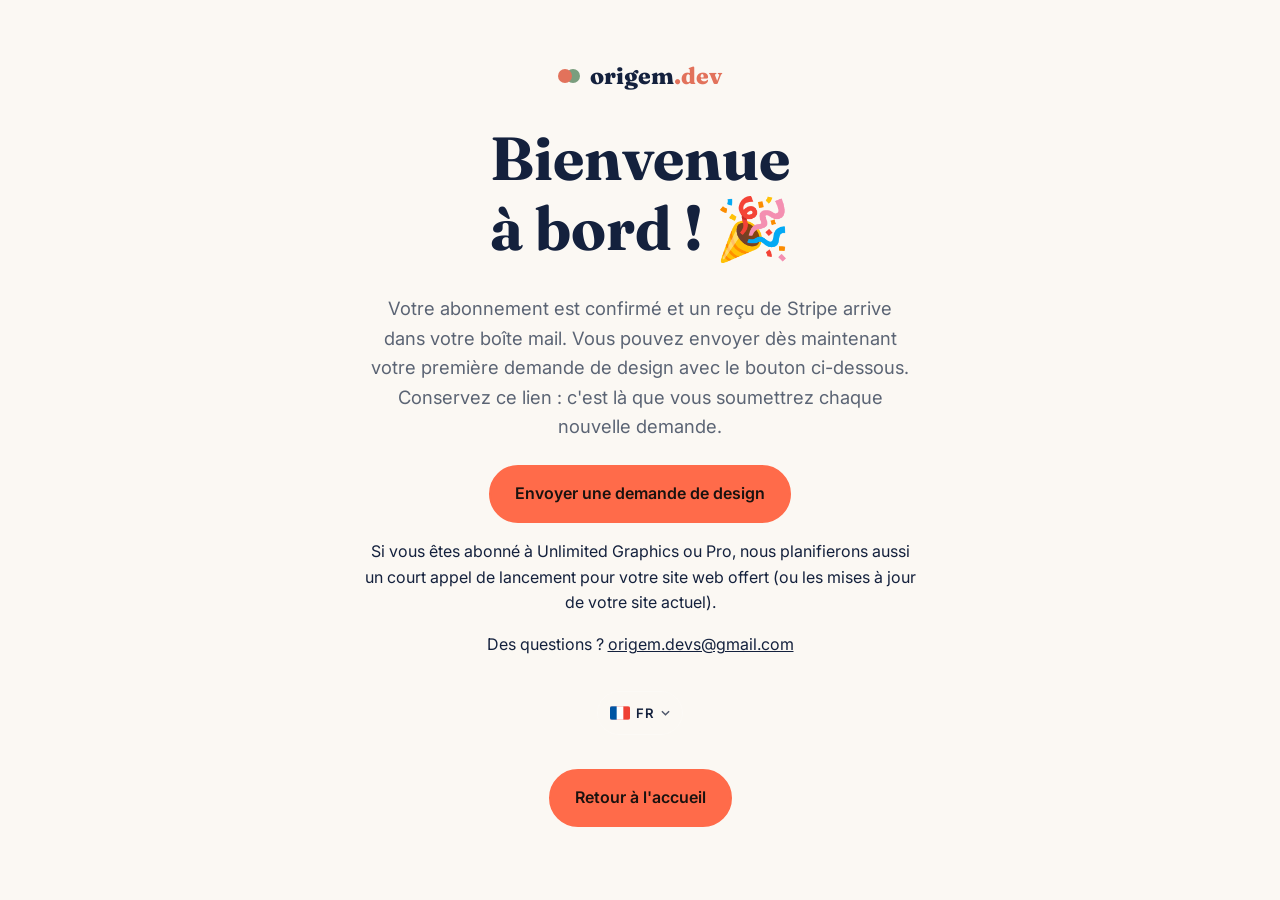
<file: fr/thank-you.html>
<!DOCTYPE html><html lang="fr"><head><meta charset="UTF-8"><meta name="viewport" content="width=device-width, initial-scale=1">
<title>Merci — origem.dev</title><meta name="robots" content="noindex">
<link href="https://fonts.googleapis.com/css2?family=Fraunces:opsz,wght@9..144,600;9..144,800&family=Inter:wght@400;600&display=swap" rel="stylesheet"><link rel="stylesheet" href="/styles.css?v=9023d59a"><link rel="canonical" href="https://origem.dev/fr/thank-you.html">
<link rel="alternate" hreflang="en" href="https://origem.dev/thank-you.html">
<link rel="alternate" hreflang="pt-PT" href="https://origem.dev/pt/thank-you.html">
<link rel="alternate" hreflang="fr" href="https://origem.dev/fr/thank-you.html">
<link rel="alternate" hreflang="es" href="https://origem.dev/es/thank-you.html">
<link rel="alternate" hreflang="x-default" href="https://origem.dev/thank-you.html">
<script src="/lang.js?v=214ee3d2"></script></head>
<body><main class="ty"><div class="box">
<a href="/fr/" class="logo" style="justify-content:center"><span class="dot"></span>origem<span>.dev</span></a>
<h1 style="margin-top:30px">Bienvenue à bord ! 🎉</h1>
<p class="lead" style="margin:auto">Votre abonnement est confirmé et un reçu de Stripe arrive dans votre boîte mail. Vous pouvez envoyer dès maintenant votre première demande de design avec le bouton ci-dessous. Conservez ce lien : c'est là que vous soumettrez chaque nouvelle demande.</p>
<p style="margin-top:24px"><a class="btn" href="https://tally.so/r/e5MJWq" target="_blank" rel="noopener">Envoyer une demande de design</a></p>
<p>Si vous êtes abonné à Unlimited Graphics ou Pro, nous planifierons aussi un court appel de lancement pour votre site web offert (ou les mises à jour de votre site actuel).</p>
<p>Des questions ? <a href="mailto:origem.devs@gmail.com">origem.devs@gmail.com</a></p><!-- PLACEHOLDER email -->
<div class="lang-sel"><button type="button" class="lang-btn" aria-haspopup="true" aria-expanded="false" aria-controls="lang-list-1" aria-label="Langue: Français (France)" title="Français (France)"><svg class="flag" viewBox="0 0 30 20" width="20" height="14" aria-hidden="true"><rect width="30" height="20" fill="#ef4135"/><rect width="20" height="20" fill="#fff"/><rect width="10" height="20" fill="#0055a4"/></svg><span class="lc">FR</span><svg class="caret" viewBox="0 0 10 6" width="9" height="6" aria-hidden="true"><path d="M1 1l4 4 4-4" fill="none" stroke="currentColor" stroke-width="1.6"/></svg></button><ul class="lang-list" id="lang-list-1" hidden><li><a href="/thank-you.html" data-lang="en" hreflang="en" lang="en" title="United States (English)" aria-label="United States (English)"><svg class="flag" viewBox="0 0 30 20" width="20" height="14" aria-hidden="true"><rect width="30" height="20" fill="#fff"/><path d="M0 0h30v1.54H0zm0 3.08h30v1.54H0zm0 3.08h30v1.54H0zm0 3.08h30v1.54H0zm0 3.08h30v1.54H0zm0 3.08h30v1.54H0zm0 3.08h30V20H0z" fill="#b22234"/><rect width="13" height="10.77" fill="#3c3b6e"/></svg><span class="lc">EN</span></a></li><li><a href="/pt/thank-you.html" data-lang="pt" hreflang="pt-PT" lang="pt-PT" title="Portugal (Português)" aria-label="Portugal (Português)"><svg class="flag" viewBox="0 0 30 20" width="20" height="14" aria-hidden="true"><rect width="30" height="20" fill="#f00"/><rect width="12" height="20" fill="#060"/><circle cx="12" cy="10" r="3.6" fill="#ff0"/><circle cx="12" cy="10" r="2.2" fill="#f00"/></svg><span class="lc">PT</span></a></li><li><a href="/fr/thank-you.html" data-lang="fr" hreflang="fr" lang="fr" aria-current="true" title="France (Français)" aria-label="France (Français)"><svg class="flag" viewBox="0 0 30 20" width="20" height="14" aria-hidden="true"><rect width="30" height="20" fill="#ef4135"/><rect width="20" height="20" fill="#fff"/><rect width="10" height="20" fill="#0055a4"/></svg><span class="lc">FR</span></a></li><li><a href="/es/thank-you.html" data-lang="es" hreflang="es" lang="es" title="España (Español)" aria-label="España (Español)"><svg class="flag" viewBox="0 0 30 20" width="20" height="14" aria-hidden="true"><rect width="30" height="20" fill="#aa151b"/><rect y="5" width="30" height="10" fill="#f1bf00"/></svg><span class="lc">ES</span></a></li></ul></div>
<p><a class="btn" href="/fr/">Retour à l'accueil</a></p>
</div></main><script src="/script.js?v=15600176"></script></body></html>
</file>
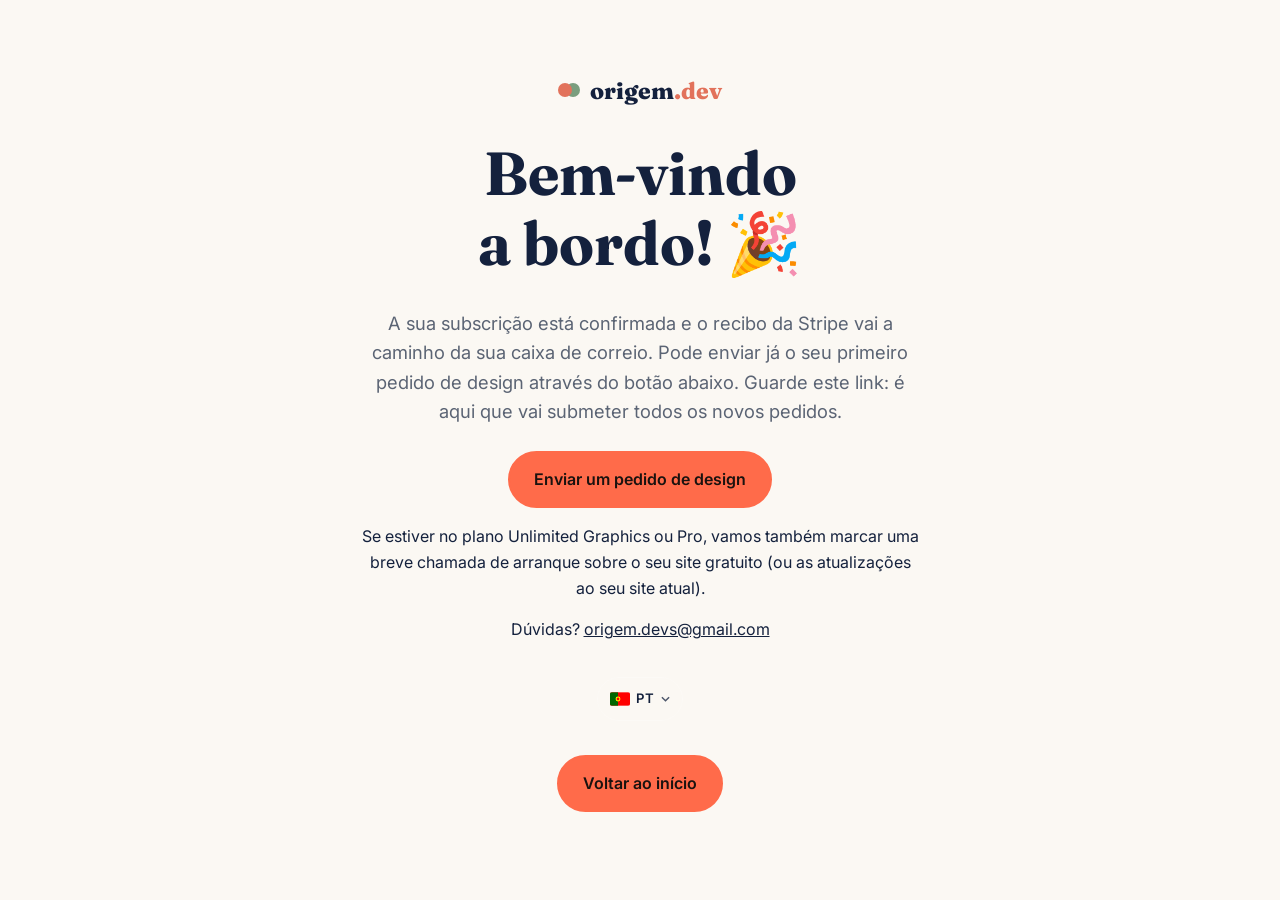
<file: pt/thank-you.html>
<!DOCTYPE html><html lang="pt-PT"><head><meta charset="UTF-8"><meta name="viewport" content="width=device-width, initial-scale=1">
<title>Obrigado — origem.dev</title><meta name="robots" content="noindex">
<link href="https://fonts.googleapis.com/css2?family=Fraunces:opsz,wght@9..144,600;9..144,800&family=Inter:wght@400;600&display=swap" rel="stylesheet"><link rel="stylesheet" href="/styles.css?v=9023d59a"><link rel="canonical" href="https://origem.dev/pt/thank-you.html">
<link rel="alternate" hreflang="en" href="https://origem.dev/thank-you.html">
<link rel="alternate" hreflang="pt-PT" href="https://origem.dev/pt/thank-you.html">
<link rel="alternate" hreflang="fr" href="https://origem.dev/fr/thank-you.html">
<link rel="alternate" hreflang="es" href="https://origem.dev/es/thank-you.html">
<link rel="alternate" hreflang="x-default" href="https://origem.dev/thank-you.html">
<script src="/lang.js?v=214ee3d2"></script></head>
<body><main class="ty"><div class="box">
<a href="/pt/" class="logo" style="justify-content:center"><span class="dot"></span>origem<span>.dev</span></a>
<h1 style="margin-top:30px">Bem-vindo a bordo! 🎉</h1>
<p class="lead" style="margin:auto">A sua subscrição está confirmada e o recibo da Stripe vai a caminho da sua caixa de correio. Pode enviar já o seu primeiro pedido de design através do botão abaixo. Guarde este link: é aqui que vai submeter todos os novos pedidos.</p>
<p style="margin-top:24px"><a class="btn" href="https://tally.so/r/e5MJWq" target="_blank" rel="noopener">Enviar um pedido de design</a></p>
<p>Se estiver no plano Unlimited Graphics ou Pro, vamos também marcar uma breve chamada de arranque sobre o seu site gratuito (ou as atualizações ao seu site atual).</p>
<p>Dúvidas? <a href="mailto:origem.devs@gmail.com">origem.devs@gmail.com</a></p><!-- PLACEHOLDER email -->
<div class="lang-sel"><button type="button" class="lang-btn" aria-haspopup="true" aria-expanded="false" aria-controls="lang-list-1" aria-label="Idioma: Português (Portugal)" title="Português (Portugal)"><svg class="flag" viewBox="0 0 30 20" width="20" height="14" aria-hidden="true"><rect width="30" height="20" fill="#f00"/><rect width="12" height="20" fill="#060"/><circle cx="12" cy="10" r="3.6" fill="#ff0"/><circle cx="12" cy="10" r="2.2" fill="#f00"/></svg><span class="lc">PT</span><svg class="caret" viewBox="0 0 10 6" width="9" height="6" aria-hidden="true"><path d="M1 1l4 4 4-4" fill="none" stroke="currentColor" stroke-width="1.6"/></svg></button><ul class="lang-list" id="lang-list-1" hidden><li><a href="/thank-you.html" data-lang="en" hreflang="en" lang="en" title="United States (English)" aria-label="United States (English)"><svg class="flag" viewBox="0 0 30 20" width="20" height="14" aria-hidden="true"><rect width="30" height="20" fill="#fff"/><path d="M0 0h30v1.54H0zm0 3.08h30v1.54H0zm0 3.08h30v1.54H0zm0 3.08h30v1.54H0zm0 3.08h30v1.54H0zm0 3.08h30v1.54H0zm0 3.08h30V20H0z" fill="#b22234"/><rect width="13" height="10.77" fill="#3c3b6e"/></svg><span class="lc">EN</span></a></li><li><a href="/pt/thank-you.html" data-lang="pt" hreflang="pt-PT" lang="pt-PT" aria-current="true" title="Portugal (Português)" aria-label="Portugal (Português)"><svg class="flag" viewBox="0 0 30 20" width="20" height="14" aria-hidden="true"><rect width="30" height="20" fill="#f00"/><rect width="12" height="20" fill="#060"/><circle cx="12" cy="10" r="3.6" fill="#ff0"/><circle cx="12" cy="10" r="2.2" fill="#f00"/></svg><span class="lc">PT</span></a></li><li><a href="/fr/thank-you.html" data-lang="fr" hreflang="fr" lang="fr" title="France (Français)" aria-label="France (Français)"><svg class="flag" viewBox="0 0 30 20" width="20" height="14" aria-hidden="true"><rect width="30" height="20" fill="#ef4135"/><rect width="20" height="20" fill="#fff"/><rect width="10" height="20" fill="#0055a4"/></svg><span class="lc">FR</span></a></li><li><a href="/es/thank-you.html" data-lang="es" hreflang="es" lang="es" title="España (Español)" aria-label="España (Español)"><svg class="flag" viewBox="0 0 30 20" width="20" height="14" aria-hidden="true"><rect width="30" height="20" fill="#aa151b"/><rect y="5" width="30" height="10" fill="#f1bf00"/></svg><span class="lc">ES</span></a></li></ul></div>
<p><a class="btn" href="/pt/">Voltar ao início</a></p>
</div></main><script src="/script.js?v=15600176"></script></body></html>
</file>
<file: styles.css>
:root{--ink:#14213d;--paper:#fbf8f3;--clay:#e2725b;--clay-d:#c4553f;--sage:#7a9e7e;--sand:#f1e9dc;--muted:#5b6474;--r:18px}
*{box-sizing:border-box}html{scroll-behavior:smooth}
body{margin:0;font-family:Inter,system-ui,sans-serif;color:var(--ink);background:var(--paper);line-height:1.6}
h1,h2,h3{font-family:Fraunces,Georgia,serif;line-height:1.15;margin:0 0 .5em}
h1{font-size:clamp(2.2rem,5vw,3.8rem)}h1 em{color:var(--clay);font-style:italic}
h2{font-size:clamp(1.7rem,3.5vw,2.6rem)}h3{font-size:1.25rem}
a{color:inherit}.wrap{max-width:1140px;margin:auto;padding:0 22px}.narrow{max-width:760px}
.skip{position:absolute;left:-999px}.skip:focus{left:10px;top:10px;background:#fff;padding:8px;z-index:99}
.sr{position:absolute;width:1px;height:1px;overflow:hidden;clip:rect(0 0 0 0)}
:focus-visible{outline:3px solid var(--clay);outline-offset:2px}
.btn{display:inline-block;background:var(--clay-d);color:#fff;text-decoration:none;font-weight:600;padding:14px 24px;border-radius:999px;border:2px solid var(--clay-d);cursor:pointer;font-size:1rem;transition:.2s}
.btn:hover{background:var(--ink);border-color:var(--ink)}
.btn-ghost{background:transparent;color:var(--ink);border-color:var(--ink)}.btn-ghost:hover{color:#fff}
.btn-sm{padding:8px 18px}
.eyebrow{text-transform:uppercase;letter-spacing:.14em;font-size:.78rem;font-weight:700;color:var(--clay-d);margin:0 0 .6em}.eyebrow.light{color:#ffd2c6}
.nav{position:sticky;top:0;background:rgba(251,248,243,.92);backdrop-filter:blur(8px);z-index:50;border-bottom:1px solid #0001}
.nav-in{display:flex;align-items:center;justify-content:space-between;height:68px}
.logo{font-family:Fraunces,serif;font-weight:800;font-size:1.45rem;text-decoration:none;display:flex;align-items:center;gap:8px}.logo span:last-child{color:var(--clay)}
.dot{width:14px;height:14px;border-radius:50%;background:var(--clay);box-shadow:8px 0 0 var(--sage)}.logo .dot{margin-right:10px}
nav{display:flex;gap:26px;align-items:center}nav a{text-decoration:none;font-weight:500}
.menu-btn{display:none;background:none;border:0;font-size:1.6rem;cursor:pointer}
.hero{padding:70px 0 60px}.hero-in{display:grid;grid-template-columns:1.1fr 1fr;gap:50px;align-items:center}
.lead{font-size:1.15rem;color:var(--muted);max-width:540px}.cta-row{display:flex;gap:12px;flex-wrap:wrap;margin:26px 0}
.checks{list-style:none;padding:0;display:flex;gap:20px;flex-wrap:wrap;color:var(--muted);font-size:.95rem}.checks li::before{content:"✓ ";color:var(--sage);font-weight:700}



.marquee{background:var(--ink);color:var(--paper);overflow:hidden;padding:16px 0}
.track{display:flex;gap:44px;width:max-content;animation:scroll 35s linear infinite;font-family:Fraunces,serif;font-size:1.2rem}
.track span::after{content:"✦";margin-left:44px;color:var(--clay)}
@keyframes scroll{to{transform:translateX(-50%)}}
@media (prefers-reduced-motion:reduce){.track{animation:none}html{scroll-behavior:auto}}
.sec{padding:84px 0}.alt{background:var(--sand)}.sub{color:var(--muted)}
.grid{display:grid;gap:22px;margin-top:30px}.g3{grid-template-columns:repeat(3,1fr)}
.tile{background:#fff;border-radius:var(--r);padding:26px;border:1px solid #14213d14}.tile p{color:var(--muted);margin:0}
.feature{background:var(--ink);color:var(--paper)}.feature-in{display:grid;grid-template-columns:1.2fr 1fr;gap:50px;align-items:center}
.feature-list{list-style:none;padding:0;margin:0;display:grid;gap:12px}.feature-list li{background:#ffffff12;padding:14px 18px;border-radius:12px;border-left:4px solid var(--clay)}
.plan{background:#fff;border-radius:var(--r);padding:30px;border:2px solid #14213d1a;display:flex;flex-direction:column;position:relative}
.plan ul{padding-left:18px;color:var(--muted);flex:1}.plan .btn{text-align:center}
.popular{border-color:var(--clay);transform:scale(1.03);box-shadow:0 20px 40px #e2725b33}
.badge{position:absolute;top:-14px;left:30px;background:var(--clay-d);color:#fff;font-size:.75rem;font-weight:700;padding:4px 12px;border-radius:999px}
.price{margin:0 0 6px;color:var(--muted)}.amt{font-family:Fraunces,serif;font-size:2.6rem;font-weight:800;color:var(--ink)}
.steps{list-style:none;padding:0;display:grid;grid-template-columns:repeat(4,1fr);gap:22px;margin-top:30px}
.steps span{display:inline-grid;place-items:center;width:46px;height:46px;border-radius:50%;background:var(--clay-d);color:#fff;font-weight:700;margin-bottom:12px}.steps p{color:var(--muted);margin:0}
.table-wrap{overflow-x:auto;margin-top:30px}table{width:100%;border-collapse:collapse;min-width:700px;background:#fff;border-radius:var(--r);overflow:hidden}
th,td{padding:14px 16px;text-align:center;border-bottom:1px solid #14213d12}tbody th{text-align:left;font-weight:600}
thead th{background:var(--sand)}.us{background:#e2725b14;font-weight:700;color:var(--clay-d)}thead .us{background:var(--clay-d);color:#fff}
.placeholder{border:2px dashed #14213d33;border-radius:var(--r);padding:30px;text-align:center;color:var(--muted)}
.g-in{display:flex;gap:36px;align-items:center}.seal{flex:none;width:130px;height:130px;border-radius:50%;background:var(--sage);color:#fff;display:grid;place-content:center;text-align:center;font-family:Fraunces,serif;font-size:2.6rem;font-weight:800;line-height:1}.seal small{font-size:.9rem;font-family:Inter}
details{border-bottom:1px solid #14213d22;padding:18px 0}summary{cursor:pointer;font-weight:600;font-size:1.08rem}details p{color:var(--muted);margin:.6em 0 0}
.cta{background:var(--clay-d);color:#fff}.cta-in{display:grid;grid-template-columns:1fr 1fr;gap:50px;align-items:start}
.form{background:#fff;color:var(--ink);padding:28px;border-radius:var(--r);display:grid;gap:14px}
.form label{display:grid;gap:4px;font-weight:600;font-size:.9rem}.form input,.form textarea{font:inherit;padding:11px 13px;border:1.5px solid #14213d33;border-radius:10px}
.form .btn{background:var(--ink);border-color:var(--ink)}
.foot{background:var(--ink);color:#d8dce4;padding:50px 0}.foot-in{display:grid;gap:6px}.foot .logo{color:#fff}.small{font-size:.85rem;opacity:.7}
@media(max-width:900px){
 .hero-in,.feature-in,.cta-in{grid-template-columns:1fr}.g3{grid-template-columns:1fr}.steps{grid-template-columns:1fr 1fr}.popular{transform:none}
 .menu-btn{display:block}nav{display:none;position:absolute;top:68px;left:0;right:0;background:var(--paper);flex-direction:column;padding:20px;border-bottom:1px solid #0002}nav.open{display:flex}
 .sec{padding:60px 0}.g-in{flex-direction:column;text-align:center}
}
@media(max-width:520px){.steps{grid-template-columns:1fr}.hero-art }
.plan li.no{list-style:"✕  ";color:#9aa1ad}.secure{text-align:center;color:var(--muted);margin-top:34px;font-size:.95rem}.small-note{opacity:.75;font-size:.9rem}
.ty{min-height:100vh;display:grid;place-items:center;text-align:center;padding:30px}.ty .box{max-width:560px}

/* ===== Dark hero + nav ===== */
:root{--night:#0b0c10}
.nav{background:rgba(11,12,16,.55);border-bottom:1px solid #ffffff14;color:#f4f1ea;transition:background .25s}
.nav.scrolled{background:rgba(11,12,16,.94);box-shadow:0 6px 24px #0006}
.nav .logo{color:#fff}.nav nav a:not(.btn){color:#d9d6cf}.nav nav a:not(.btn):hover{color:#fff}
.nav .btn-sm{background:#ff6b4a;border-color:#ff6b4a;color:#111}.nav .btn-sm:hover{background:#fff;border-color:#fff}
.menu-btn{color:#fff}
.hero{position:relative;background:var(--night);color:#fff;overflow:hidden;margin-top:-68px;padding:150px 0 110px;min-height:760px;display:flex;align-items:center}
.hero-in{display:block;position:relative;z-index:3;width:100%}
.hero-copy{max-width:600px}
.hero h1{color:#fff;font-size:clamp(2.4rem,5.2vw,4.3rem)}.hero h1 em{color:#ff8a6b}
.hero .lead{color:#c9c6bf}.hero .checks{color:#bdbab3}
.hero .btn{background:#ff6b4a;border-color:#ff6b4a;color:#111}.hero .btn:hover{background:#fff;border-color:#fff}
.hero .btn-ghost{background:transparent;color:#fff;border-color:#ffffff66}.hero .btn-ghost:hover{background:#fff;color:#111}
.pill{display:inline-flex;align-items:center;gap:8px;border:1px solid #ffffff2e;background:#ffffff0f;border-radius:999px;padding:7px 14px;font-size:.85rem;font-weight:600;color:#f1d9b5;margin:0 0 22px}
.pill span{width:8px;height:8px;border-radius:50%;background:#ff6b4a;box-shadow:0 0 0 4px #ff6b4a33}
.poster-grid{position:absolute;top:-60px;bottom:-60px;right:-70px;width:58%;display:grid;grid-template-columns:repeat(3,1fr);gap:16px;transform:rotate(-4deg);z-index:1}
.pcol{display:flex;flex-direction:column;gap:16px;animation:drift 60s linear infinite}
.pcol1{animation-direction:reverse;margin-top:-120px}.pcol2{animation-duration:75s}
.pcol img{width:100%;height:auto;border-radius:16px;display:block;box-shadow:0 18px 40px #0008}
@keyframes drift{to{transform:translateY(-50%)}}
.hero-shade{position:absolute;inset:0;z-index:2;background:linear-gradient(90deg,var(--night) 38%,rgba(11,12,16,.75) 55%,rgba(11,12,16,.1) 80%),linear-gradient(0deg,var(--night) 0,transparent 18%)}
@media (prefers-reduced-motion:reduce){.pcol{animation:none}}
@media(max-width:900px){
 nav{background:var(--night)!important;border-bottom:1px solid #ffffff1a}
 .hero{padding:120px 0 80px;min-height:0}
 .poster-grid{width:130%;right:-15%;opacity:.35}
 .hero-shade{background:linear-gradient(180deg,rgba(11,12,16,.55),var(--night) 92%)}
}
.logo{gap:0}
.logo .dot{margin-right:18px}

/* ===== Language selector (dropdown) ===== */
nav a{white-space:nowrap}
.lang-sel{position:relative;display:inline-block}
.lang-btn{display:inline-flex;align-items:center;gap:6px;padding:6px 10px;border-radius:999px;border:1px solid #ffffff33;background:transparent;color:inherit;font:inherit;font-size:.82rem;font-weight:600;letter-spacing:.04em;cursor:pointer;white-space:nowrap;line-height:1}
.lang-btn:hover,.lang-btn[aria-expanded="true"]{border-color:#ff6b4a}
.lang-btn:focus-visible,.lang-list a:focus-visible{outline:2px solid #ff6b4a;outline-offset:2px}
.lang-btn .caret{opacity:.75;transition:transform .15s}.lang-btn[aria-expanded="true"] .caret{transform:rotate(180deg)}
.flag{display:block;flex:none;border-radius:2px}
.lang-sel .lang-list{position:absolute;right:0;top:calc(100% + 8px);width:auto;min-width:0;margin:0;padding:4px;list-style:none;background:#14151b;border:1px solid #ffffff1f;border-radius:12px;box-shadow:0 12px 32px #0008;z-index:60}
.lang-sel .lang-list[hidden]{display:none!important}
.lang-sel .lang-list li{list-style:none;margin:0;padding:0}.lang-sel .lang-list li::before,.lang-sel .lang-list li::marker{content:none}
.lang-sel .lang-list a{display:flex;align-items:center;gap:8px;padding:7px 12px 7px 10px;border-radius:8px;color:#a9a59d!important;text-decoration:none;font-size:.82rem;font-weight:600;letter-spacing:.04em;white-space:nowrap;line-height:1}
.lang-sel .lang-list a:hover,.lang-sel .lang-list a:focus-visible{background:#ffffff14;color:#fff!important}
.lang-sel .lang-list a[aria-current="true"]{color:#fff!important;background:#ffffff0d}
.lang-sel .lang-list a[aria-current="true"]::after{content:"";width:5px;height:5px;border-radius:50%;background:#ff6b4a;margin-left:2px}
.foot .lang-sel{margin:14px 0 6px}
.foot .lang-list,.ty .lang-list{top:auto!important;bottom:calc(100% + 8px);left:0;right:auto}
.ty .lang-sel{margin:18px 0}
.ty .lang-list{left:50%!important;transform:translateX(-50%)}
@media(max-width:1180px){nav{gap:14px}nav a:not(.btn){font-size:.92rem}.nav .btn-sm{padding:8px 14px}}
@media(max-width:900px){nav .lang-sel{padding-top:6px}nav .lang-sel .lang-list{left:0;right:auto}}

/* Refinement: contrast, nav fit, targets, motion. Commercial copy is unchanged. */
:root{--clay-deep:#b24532;--sage-ink:#2f6a48;--nav-h:72px}
html{scroll-padding-top:calc(var(--nav-h) + 16px)}
h1,h2{text-wrap:balance}
.nav-in{height:auto;min-height:var(--nav-h)}
.nav .wrap{max-width:1240px}
.hero{margin-top:calc(var(--nav-h) * -1)}
:focus-visible{outline:3px solid var(--clay-deep);outline-offset:3px}
.nav :focus-visible,.hero :focus-visible,.feature :focus-visible,.cta :focus-visible,.foot :focus-visible,.marquee :focus-visible{outline-color:#ffe8e0}
.btn{background:#ff6b4a;color:#1a120f;border-color:#ff6b4a;min-height:48px;transition:background-color 160ms ease-out,border-color 160ms ease-out,color 160ms ease-out,transform 120ms ease-out}
.form .btn{background:#14213d;border-color:#14213d;color:#fff}
.hero .btn-ghost{border-color:#fff}
.cta{background:var(--clay-deep)}
.checks li::before{color:var(--sage-ink)}
.seal{background:var(--sage-ink)}
.plan li.no{color:#5b6474}
.us{color:var(--clay-deep)}
thead .us{background:var(--clay-deep);color:#fff}
.popular{transform:none;box-shadow:0 16px 36px #e2725b2e}
.plans{padding-top:10px}
.plan .btn{width:100%;margin-top:auto;display:flex;flex-direction:column;align-items:center;justify-content:center;gap:2px;line-height:1.25;text-align:center}
.btn-plan{font-size:.92rem;font-weight:600}
.skip{left:12px;top:12px;transform:translateY(-160%);background:#fff;color:#14213d;padding:10px 14px;z-index:80;border-radius:10px}
.skip:focus{left:12px;transform:none}
body.nav-open{overflow:hidden}
.menu-btn{width:44px;height:44px;padding:0;place-items:center;border-radius:10px}
.burger,.burger::before,.burger::after{display:block;width:18px;height:2px;background:currentColor;border-radius:2px;position:relative}
.burger::before,.burger::after{content:"";position:absolute;left:0}
.burger::before{top:-6px}.burger::after{top:6px}
.menu-btn[aria-expanded="true"] .burger{background:transparent}
.menu-btn[aria-expanded="true"] .burger::before{top:0;transform:rotate(45deg)}
.menu-btn[aria-expanded="true"] .burger::after{top:0;transform:rotate(-45deg)}
@media (min-width:1200px){
  #menu{gap:16px}
  #menu>a:not(.btn){min-height:44px;display:inline-flex;align-items:center}
  .lang-btn{min-height:44px;padding-inline:12px}
}
@media (max-width:1199px){
  .menu-btn{display:grid}
  #menu{display:none;position:absolute;top:100%;left:0;right:0;z-index:70;background:#0b0c10;flex-direction:column;align-items:stretch;gap:4px;padding:8px 16px 18px;border-bottom:1px solid #ffffff1a}
  #menu.open{display:flex}
  #menu>a{min-height:48px;display:flex;align-items:center;padding:8px 12px;border-radius:12px;white-space:normal}
  #menu>a.btn{justify-content:center;margin-top:6px}
  #menu .lang-sel{margin:8px 12px 0}
  #menu .lang-btn{min-height:44px}
}
.marquee{position:relative}
.mq-pause{position:absolute;right:8px;top:50%;transform:translateY(-50%);z-index:2;width:44px;height:44px;border-radius:999px;border:1px solid #ffffff66;background:#0b0c10e6;color:#fff;cursor:pointer;display:grid;place-items:center}
.mq-ico{width:10px;height:12px;border-left:3px solid currentColor;border-right:3px solid currentColor;box-sizing:border-box}
.mq-pause[aria-pressed="true"] .mq-ico{width:0;height:0;border:none;border-left:11px solid currentColor;border-top:7px solid transparent;border-bottom:7px solid transparent}
.marquee::after{content:"";position:absolute;right:48px;top:0;bottom:0;width:40px;background:linear-gradient(90deg,transparent,var(--ink));pointer-events:none}
.marquee.is-paused .track,.marquee:hover .track,.marquee:focus-within .track{animation-play-state:paused}
.table-wrap{position:relative;background:linear-gradient(90deg,#fff 30%,transparent),linear-gradient(90deg,transparent,#fff) 100% 0;background-repeat:no-repeat;background-size:28px 100%,28px 100%;background-attachment:local,scroll}
summary{padding:14px 0;min-height:48px}
details{padding:2px 0 2px}
.form input,.form textarea{min-height:48px}
.form textarea{min-height:96px}
.form input:focus-visible,.form textarea:focus-visible{border-color:var(--clay-deep)}
.form input:user-invalid,.form textarea:user-invalid{border-color:#8e3428;background:#fff7f5}
@media (hover:hover) and (pointer:fine){
  .btn:hover{background:#1a120f;border-color:#1a120f;color:#fff}
  .hero .btn:hover,.nav .btn-sm:hover{background:#fff;border-color:#fff;color:#1a120f}
  .btn-ghost:hover{background:#14213d;border-color:#14213d;color:#fff}
  .hero .btn-ghost:hover{background:#fff;border-color:#fff;color:#1a120f}
  .form .btn:hover{background:#1a120f;border-color:#1a120f;color:#fff}
}
@media (prefers-reduced-motion:no-preference){
  .burger,.burger::before,.burger::after{transition:transform 160ms ease-out,top 160ms ease-out,background-color 160ms ease-out}
  .btn:active{transform:scale(.98)}
}
@media (max-width:900px){
  .pcol{animation:none}
  .hero-shade{background:linear-gradient(180deg,rgba(11,12,16,.8),rgba(11,12,16,.96) 24%,#0b0c10 80%)}
}
@media (max-width:520px){
  .cta-row{flex-direction:column;align-items:stretch}
  .cta-row .btn{text-align:center}
  .checks{flex-direction:column;gap:8px}
}
@media (prefers-reduced-motion:reduce){
  .track{animation:none;flex-wrap:wrap;width:auto;justify-content:center;transform:none}
  .track span[aria-hidden="true"]{display:none}
  .mq-pause,.marquee::after{display:none}
  .marquee{overflow:visible;padding:12px 16px}
  .pcol{animation:none}
  .btn,.burger,.burger::before,.burger::after,.lang-btn .caret{transition:none}
  .btn:active{transform:none}
  html{scroll-behavior:auto}
}
.btn-ghost{background:transparent;color:#14213d;border-color:#14213d}
.hero .btn-ghost{background:transparent;color:#fff;border-color:#fff}
.btn:hover{background:#1a120f;border-color:#1a120f;color:#fff}
.hero .btn:hover,.nav .btn-sm:hover{background:#fff;border-color:#fff;color:#1a120f}
.btn-ghost:hover{background:#14213d;border-color:#14213d;color:#fff}
.hero .btn-ghost:hover{background:#fff;border-color:#fff;color:#1a120f}
.form .btn:hover{background:#1a120f;border-color:#1a120f;color:#fff}
td.us{background:#f8ebe7;color:#b24532}
</file>
